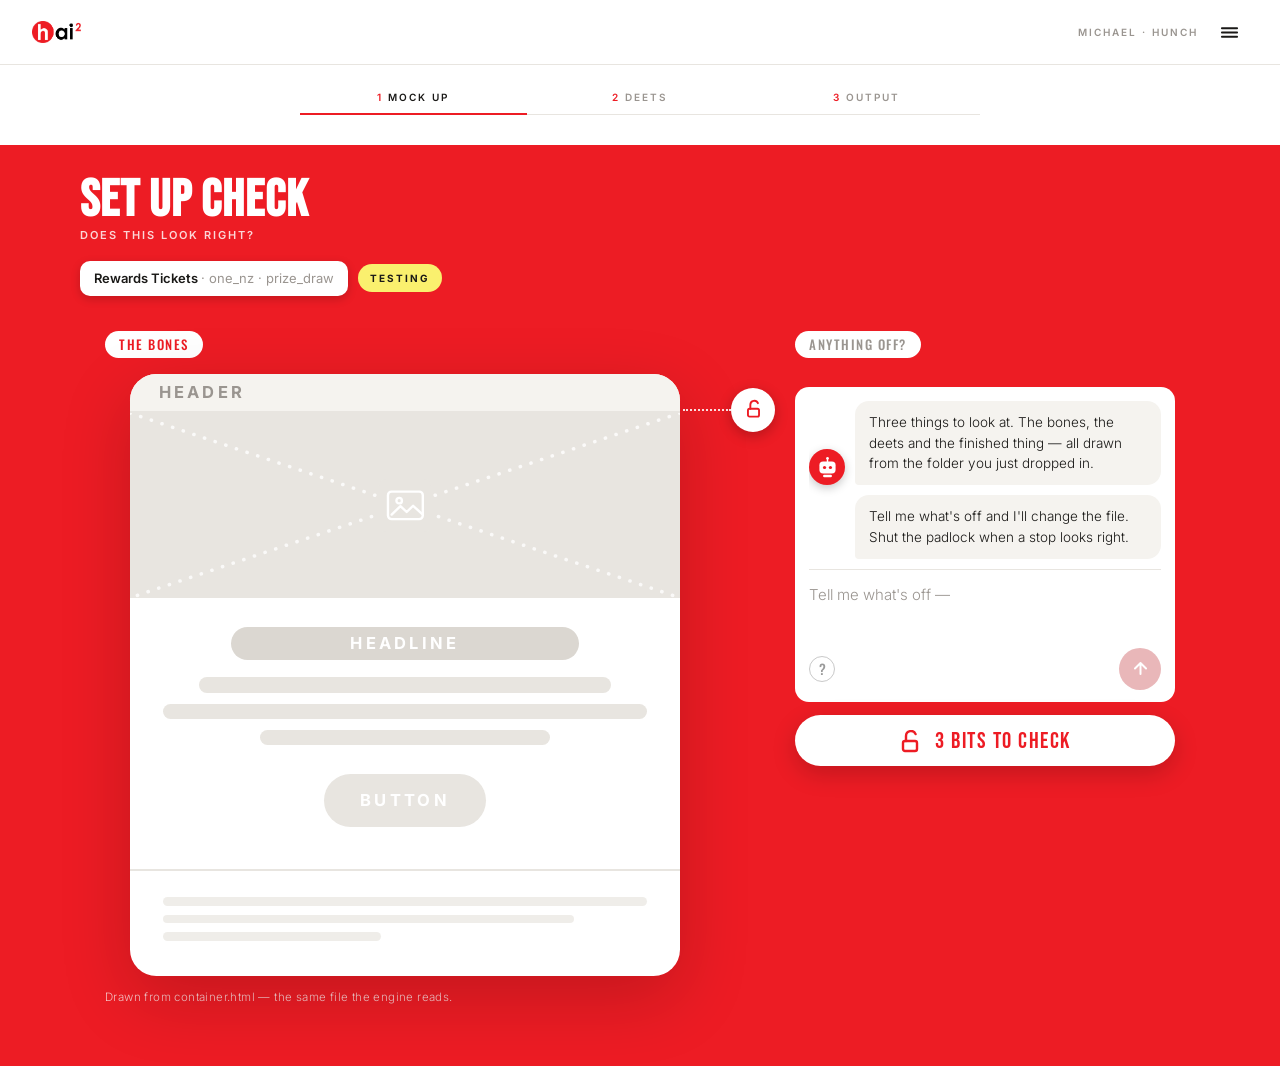
<file: Claude outputs/MOCK-setup-check-v2-hunch.html>
<!DOCTYPE html>
<html lang="en-NZ">
<head>
<meta charset="utf-8">
<meta name="viewport" content="width=device-width, initial-scale=1">
<title>SET UP CHECK — mock</title>
<link rel="preconnect" href="https://fonts.googleapis.com">
<link rel="preconnect" href="https://fonts.gstatic.com" crossorigin>
<link href="https://fonts.googleapis.com/css2?family=Bebas+Neue&family=Oswald:wght@500&family=Inter:wght@300;400;500;600;700&display=swap" rel="stylesheet">
<style>
/* ===========================================================================
   HUNCH TOKENS
   Lifted from Prompter so the family stays coherent. Copy this file into any
   new Hunch tool rather than importing it — no shared dependency, no coupling,
   and nobody eyedroppers a hex off a screenshot ever again.
   =========================================================================== */
:root{
  /* Core */
  --red:#ED1C24; --red-dark:#C8141B;
  --ink:#1A1917; --white:#FFFFFF;
  --paper:#F5F3EF; --border:#E8E5E0; --mid:#9A9590;

  /* White-on-red overlays */
  --white-hi:rgba(255,255,255,.75);
  --white-mid:rgba(255,255,255,.45);
  --white-lo:rgba(255,255,255,.20);

  /* Flags and diffs */
  --yellow:#FAF06E; --delta:rgba(237,28,36,.13);

  /* Layout */
  --g:32px;
  --r-sm:8px; --r-md:12px; --r-lg:14px; --pill:100px;

  /* Type */
  --display:'Bebas Neue',Impact,sans-serif;
  --body:'Inter',system-ui,-apple-system,sans-serif;
}

/* ROBOT SANDWICH — engine styles. tokens.css holds the variables. */
*,*::before,*::after{box-sizing:border-box;margin:0;padding:0}
html{-webkit-text-size-adjust:100%}
body{font-family:var(--body);color:var(--ink);background:#fff;min-height:100vh;
  display:flex;flex-direction:column;font-weight:300;line-height:1.6}
.beb{font-family:var(--display);letter-spacing:0;line-height:.95}
button{font-family:inherit;cursor:pointer;border:none;background:none}
button:focus-visible,input:focus-visible,select:focus-visible,textarea:focus-visible{
  outline:2px solid var(--red);outline-offset:2px}
@media(prefers-reduced-motion:reduce){*{animation:none!important;transition:none!important}}

.topbar{background:#fff;padding:13px var(--g);display:flex;align-items:center;
  justify-content:space-between;border-bottom:1px solid var(--border);flex-shrink:0}
.mark{font-size:22px}
.mark span{color:var(--red)}
.who{font-size:10px;letter-spacing:2px;text-transform:uppercase;color:var(--mid);font-weight:600}
.top-r{display:flex;align-items:center;gap:12px}

/* ---------------- hamburger + house pages ---------------- */
.burger{width:38px;height:38px;border-radius:50%;display:grid;place-items:center;
  transition:background .15s}
.burger:hover{background:var(--paper)}
.burger svg{width:19px;height:19px;display:block}
.burger line{stroke:var(--ink);stroke-width:2;stroke-linecap:round;transition:transform .2s ease,opacity .2s ease}
.burger.x .bl1{transform:translateY(4.5px) rotate(45deg);transform-origin:center}
.burger.x .bl2{opacity:0}
.burger.x .bl3{transform:translateY(-4.5px) rotate(-45deg);transform-origin:center}
.menu-menu{position:absolute;top:54px;right:14px;background:#fff;border:1px solid var(--border);
  border-radius:14px;padding:6px;min-width:148px;box-shadow:0 10px 30px rgba(26,25,23,.14);
  display:none;z-index:60}
.menu-menu.on{display:block}
.menu-menu button{display:block;width:100%;text-align:left;padding:10px 14px;border-radius:9px;
  font-family:var(--display);font-size:16px;letter-spacing:1.2px}
.menu-menu button:hover{background:var(--paper);color:var(--red)}
.menu-shade{position:fixed;inset:0;background:rgba(26,25,23,.55);display:none;
  align-items:center;justify-content:center;z-index:70;padding:20px}
.menu-shade.on{display:flex}
.menu-card{background:var(--paper);border-radius:var(--r-lg);width:100%;max-width:560px;
  max-height:min(84vh,700px);display:flex;flex-direction:column;overflow:hidden;
  box-shadow:0 24px 70px rgba(0,0,0,.35);text-align:left}
.menu-head{display:flex;align-items:center;justify-content:space-between;padding:20px 22px 0 26px}
.menu-title{font-family:var(--display);font-size:34px;letter-spacing:1px;line-height:.95}
.menu-title span{color:var(--red)}
.menu-x{width:34px;height:34px;border-radius:50%;display:grid;place-items:center;flex-shrink:0}
.menu-x:hover{background:#fff}
.menu-x svg{width:15px;height:15px}
.menu-x line{stroke:var(--red);stroke-width:2.4;stroke-linecap:round}
.menu-body{padding:12px 26px 26px;overflow-y:auto}
.menu-body.about p{font-size:15px;line-height:1.65;margin-bottom:14px;font-weight:400}
.menu-body.about p:last-child{margin-bottom:0}
.faq{border-top:1px solid var(--border)}
.faq-q{width:100%;display:flex;align-items:center;justify-content:space-between;gap:14px;
  text-align:left;padding:14px 2px;font-family:var(--display);font-size:18px;
  letter-spacing:.8px;line-height:1.05;transition:color .15s}
.faq-q:hover{color:var(--red)}
.faq.open .faq-q{color:var(--red)}
.faq-chev{flex-shrink:0;width:17px;height:17px;transition:transform .22s ease}
.faq-chev path{stroke:var(--red);stroke-width:2.4;fill:none;stroke-linecap:round;stroke-linejoin:round}
.faq.open .faq-chev{transform:rotate(180deg)}
.faq-a{max-height:0;overflow:hidden;transition:max-height .26s ease}
.faq.open .faq-a{max-height:240px}
.faq-a p{font-size:13.5px;line-height:1.6;font-weight:400;padding:0 2px 16px;max-width:54ch}

/* ---------------- door ---------------- */
#door{flex:1;background:var(--red);display:flex;flex-direction:column;align-items:center;
  justify-content:center;padding:var(--g);text-align:center}
.greet{position:relative;width:100%;display:flex;align-items:center;justify-content:center;
  min-height:min(46vw,250px);margin-bottom:34px;transition:min-height .4s ease,margin-bottom .4s ease}
/* Once the bubble's gone the box hands its land back — the greeting doesn't
   need a bubble-sized paddock, just enough room to say HELLO YOU. */
.greet.settled{min-height:90px;margin-bottom:18px}
.bub{position:absolute;width:min(56vw,300px);animation:pop .45s cubic-bezier(.2,1.4,.4,1) both;
  transition:transform .35s ease,opacity .35s ease}
@keyframes pop{from{opacity:0;transform:scale(.9)}to{opacity:1;transform:none}}
.bub svg{display:block;width:100%;height:auto}
.bub-word{position:absolute;inset:0 0 12% 0;display:flex;align-items:center;justify-content:center}
.bub-word span{color:var(--red);font-size:clamp(52px,11vw,88px)}
/* .gone must kill the entry animation — its fill-mode (`both`) otherwise
   pins opacity:1 forever and beats the class in the cascade. That was the
   ghost: bubble staying put with the echo mangled behind it. */
.bub.gone{animation:none;transform:scale(.86);opacity:0;pointer-events:none;
  visibility:hidden;transition:transform .35s ease,opacity .35s ease,visibility 0s .35s}
.echo{position:absolute;color:#fff;font-size:62px;white-space:nowrap;opacity:0}
.echo.on{opacity:1;animation:pop .4s cubic-bezier(.2,1.4,.4,1) both}
/* The sandwich: sticker-cut art (black line, solid white body, transparent
   outside the outline) so it sits on the red like a sticker, not a picture.
   The 4% nudge optically centres the *sandwich* — the head-left / legs-right
   sprawl otherwise makes a mathematically centred image look drifted left. */
.sando{display:none;width:min(160px,40%);height:auto;margin:0 auto 8px;
  transform:translateX(4%)}
.sando.on{display:block;animation:pop .45s cubic-bezier(.2,1.4,.4,1) both}
/* The question drops a weight, not a voice: same condensed caps family
   feel as the HELLO, one notch quieter. Oswald 500 is Bebas's next weight
   down in spirit — Bebas itself only comes in one. */
.q{color:#fff;font-family:'Oswald',var(--display),sans-serif;font-weight:500;
  font-size:clamp(17px,2.8vw,24px);letter-spacing:2.5px;margin:-4px 0 28px;
  display:none;animation:up .3s .1s ease both}
.q.on{display:block}

.door-signin{width:100%;max-width:360px;margin:0 auto}
.door-row{display:flex;gap:8px}
.door-row input{flex:1;min-width:0;background:#fff;border:none;border-radius:var(--pill);
  padding:13px 20px;font-size:14px;font-family:inherit;color:var(--ink);outline:none;
  text-align:center}
.door-row input::placeholder{color:var(--mid)}
.door-go{width:46px;height:46px;border-radius:50%;background:var(--ink);color:#fff;flex-shrink:0;
  display:grid;place-items:center}
.door-go:hover{background:#000}
.door-go:disabled{opacity:.5}
.door-go svg{width:24px;height:24px;overflow:visible}
.shackle{transform-origin:4.5px 7px;transition:transform .3s ease}
.door-go.open .shackle{transform:rotate(-38deg) translateY(-1px)}
.door-note{font-size:12px;color:var(--white-hi);margin-top:11px;line-height:1.55;min-height:18px}
.door-note.bad{color:#fff;font-weight:500}
.door-note .line{margin:0;text-align:left;font-size:13.5px;padding:7px 12px 7px 9px}
.door-note .line .botdisc{width:24px;height:24px}
.door-note .line .botdisc svg{width:17px;height:17px}

.door-tiles{margin:0 auto;display:none;flex-direction:column;gap:10px;width:100%;max-width:360px;
  animation:up .3s .18s ease both}
.door-tile{background:#fff;border-radius:var(--r-lg);padding:16px 18px;display:flex;align-items:center;
  justify-content:space-between;gap:14px;text-align:left;width:100%;transition:transform .15s}
.door-tile:hover{transform:translateY(-2px)}
.door-tile-t{font-size:17px;font-family:'Oswald',var(--display),sans-serif;font-weight:500;letter-spacing:2px}
.door-tile-d{font-size:12px;color:var(--mid);margin-top:1px}
.door-tile-go{width:30px;height:30px;border-radius:50%;background:var(--red);color:#fff;
  display:grid;place-items:center;flex-shrink:0;font-size:15px}
.door-tile.soon{opacity:.45;cursor:default}
.door-tile.soon:hover{transform:none}
.door-tile.soon .door-tile-go{background:var(--mid)}

/* ---------------- room ---------------- */
#sandwich{flex:1;display:none;flex-direction:column;padding:0 var(--g) 64px}
#sandwich.on{display:flex}
.wrap{max-width:680px;width:100%;margin:0 auto}

.rail{display:flex;margin:26px 0 30px;border-bottom:1px solid var(--border)}
.step{flex:1;padding:0 0 10px;font-size:10px;letter-spacing:2px;text-transform:uppercase;
  font-weight:600;color:var(--mid);border-bottom:2px solid transparent;margin-bottom:-1px;
  font-family:inherit;transition:color .15s}
.step:hover{color:var(--ink)}
.step.on{color:var(--ink);border-bottom-color:var(--red)}
.step.done{color:var(--ink)}
.step.locked{opacity:.4;cursor:default}
.step.locked:hover{color:var(--mid)}
.step i{font-style:normal;color:var(--red);margin-right:5px}

.pane{display:none;animation:up .3s ease}
.pane.on{display:block}
@keyframes up{from{opacity:0;transform:translateY(6px)}to{opacity:1;transform:none}}

.field{margin-bottom:16px}
.field:last-child{margin-bottom:0}
label{display:block;font-size:10px;letter-spacing:2px;text-transform:uppercase;font-weight:600;
  margin-bottom:6px}
input,select,textarea{width:100%;background:var(--paper);border:1px solid var(--border);
  border-radius:var(--r-sm);padding:10px 12px;font-size:14px;font-family:inherit;color:var(--ink);
  font-weight:300;outline:none}
input:focus,select:focus,textarea:focus{border-color:var(--red)}
textarea{resize:vertical;min-height:90px;line-height:1.6}
.two{display:grid;grid-template-columns:1fr 1fr;gap:14px}
.three{display:grid;grid-template-columns:1fr 1fr;gap:14px}
@media(max-width:560px){.two,.three{grid-template-columns:1fr}}
.bar{display:flex;gap:10px;align-items:center;margin-top:22px;flex-wrap:wrap}

/* copy blocks */
.block{background:#fff;border:1px solid var(--border);border-radius:var(--r-lg);padding:18px 20px;
  margin-bottom:12px;transition:border-color .15s}
.block:hover{border-color:#d6d2cc}
.tweak{background:var(--paper);border:1px solid var(--border);border-radius:var(--pill);
  padding:4px 13px;font-size:10px;letter-spacing:1.5px;text-transform:uppercase;font-weight:600}
.tweak:hover{background:var(--ink);color:#fff;border-color:var(--ink)}
.ph{background:var(--delta);border-radius:3px;padding:0 3px;color:var(--red-dark);font-weight:500}
.opt{background:var(--paper);border:1px solid var(--border);border-radius:var(--r-sm);
  padding:11px 14px;font-size:14.5px;text-align:left;display:flex;gap:11px;align-items:flex-start;
  line-height:1.5;width:100%}
.opt:hover{border-color:var(--mid)}
.opt.pick{border-color:var(--red);background:#fff;box-shadow:inset 0 0 0 1px var(--red)}

.flags{background:var(--yellow);border-radius:var(--r-md);padding:14px 16px;margin-bottom:14px;font-size:13px}
.flags b{display:block;font-size:10px;letter-spacing:2px;text-transform:uppercase;margin-bottom:6px}
.flags li{margin-left:16px;margin-bottom:3px;line-height:1.5}
.wants{background:var(--paper);border-radius:12px 12px 12px 4px;padding:10px 14px;
  margin-bottom:14px;font-size:13px;line-height:1.55}
.wants b{color:var(--red);font-size:10px;letter-spacing:1.5px;text-transform:uppercase;
  margin-right:6px}

/* ---------------- FIX IT — the Wrangler split ----------------
   The whole email on the table, white on red. Tools on the right.
   Padlocks in the gutter between: open / pencil / shut, and they're
   the buttons. The artefact wears the client; the chrome stays ours. */
.fixstage{margin-left:calc(50% - 50vw);width:100vw;background:var(--red);
  padding:36px 24px 60px;margin-top:8px;}
.fix-grid{display:grid;grid-template-columns:minmax(0,var(--fx-w,644px)) 380px;
  gap:150px;justify-content:center;align-items:start;max-width:1200px;margin:0 auto;}
/* the lozenge — one pill, three jobs: which output, which section, the
   standing question. White on the red room; outlined when it's an
   output that isn't on the table. */
.fix-lozrow{display:flex;gap:8px;align-items:center;min-height:30px;margin:0 0 14px;}
.fix-tabs{margin-left:22px;}
.fix-loz{display:inline-block;background:#fff;color:var(--red);
  font-family:'Oswald',var(--display),sans-serif;font-weight:500;font-size:13px;letter-spacing:1.5px;text-transform:uppercase;
  border-radius:20px;padding:6px 14px 5px;line-height:1.2;user-select:none;}
.fix-loz.off{background:transparent;color:#fff;border:1.5px solid rgba(255,255,255,.75);padding:4.5px 12.5px 3.5px;cursor:pointer;}
.fix-loz.empty{color:var(--mid);}
.fix-artwrap{position:relative;}
.fix-art.mail{background:transparent;border:none;border-radius:0;overflow:visible;box-shadow:none;}
.fix-sec{position:relative;}
.fix-sec.flash{animation:fxlanded .7s ease-out;}
@keyframes fxlanded{0%{background:rgba(237,28,36,.14);}100%{background:transparent;}}
.fix-art .ph{cursor:not-allowed;}
mark.fix-ch{background:var(--yellow);color:inherit;border-radius:2px;padding:0 1px;
  box-shadow:none;}

/* the gutter — the locks belong to THE WORK: one rail, fixed x, a dotted
   stub tying each lock to the artefact edge. Vertical comes from the
   section; horizontal comes from the card. */
.fix-gutter{position:absolute;top:0;right:-92px;width:44px;height:100%;pointer-events:none;}
.fix-pad{position:absolute;left:0;width:44px;height:44px;border-radius:50%;border:none;cursor:pointer;
  pointer-events:auto;background:#fff;color:var(--red);box-shadow:0 4px 14px rgba(0,0,0,.24);
  display:flex;align-items:center;justify-content:center;
  transition:transform .15s,box-shadow .25s,background .2s,color .2s,top .3s;}
.fix-pad::before{content:'';position:absolute;right:100%;width:48px;
  border-top:2px dotted rgba(255,255,255,.85);}
.fix-pad svg{width:19px;height:19px;overflow:visible;}
.fix-pad:hover{transform:scale(1.12);}
.fix-pad.locked{color:var(--ink);}
.fix-pad.edit{box-shadow:0 4px 14px rgba(0,0,0,.24),0 0 0 5px rgba(255,255,255,.35);transform:scale(1.06);}
.fix-pad.fixed{background:#f2d6d7;color:#b9686c;cursor:not-allowed;box-shadow:none;}
.fix-pad.fixed:hover{transform:none;}

/* the rail */
.fix-rail{position:sticky;top:16px;display:flex;flex-direction:column;gap:13px;}

/* ── THE CHAT — one family (v020). The robot talks; the human answers,
   in every room. FEED IT's values are the base; the rail adds .narrow,
   and .narrow is only allowed to touch padding and margin. The what
   lives in the pill; the why lives in the chat; the input bar is the
   pencil; locking is a thing the robot reports, not a thing you press. */

.chat{display:flex;flex-direction:column;gap:10px;overflow-y:auto;scroll-behavior:smooth}
.chat-row{display:flex;gap:10px;align-items:flex-end}
.chat-row.me{justify-content:flex-end;margin-left:60px}
.chat-cav{flex:0 0 auto;width:36px;height:36px;border-radius:50%;
  display:flex;align-items:center;justify-content:center}
.chat-cav.ghost{visibility:hidden}
.chat-msg{background:var(--paper);color:var(--ink);border-radius:14px;border-bottom-left-radius:4px;
  padding:13px 16px;font-size:13.5px;line-height:1.55;max-width:430px}
.chat-row.me .chat-msg{background:#fff;border:1px solid var(--border);
  border-radius:14px;border-bottom-right-radius:4px;white-space:pre-wrap}
.chat-think{min-height:36px}
/* things that ride inside a bubble — same in both door-tiles */
.chat-msg .quote{display:block;font-style:normal;color:var(--mid);font-size:11.5px;margin-bottom:3px}
.chat-msg .confirm{display:block;margin-bottom:6px}
/* the angle: a proposition the human is meant to talk over, so it sits
   inline in the sentence that asks about it, in quotes, in ink. It was a
   red block, which read as the answer arriving rather than a suggestion.
   The quotes carry it; bold on top was one signal too many. */
.chat-msg .angle{font-style:normal;font-weight:400;color:var(--ink)}
/* the fixer's two options — a bubble you can press */
.chat-opt{margin-left:46px;align-self:flex-start;max-width:280px;background:transparent;color:var(--red);
  border:1px solid var(--red);border-radius:14px;padding:9px 13px;font-size:13.5px;line-height:1.5;
  text-align:left;font-family:inherit;cursor:pointer;transition:background .15s,color .15s}
.chat-opt:hover{background:var(--red);color:#fff}
/* the rail is 352 wide inside its card: tighter bubble, tighter me-margin */
.chat.narrow .chat-msg{padding:11px 14px}
.chat.narrow .chat-row.me{margin-left:40px}

/* the constant: the white face on its red disc, everywhere the robot
   speaks. The disc is the mark; the white chip is just the seat. One
   size in the chat, one shadow, and it never reskins. */
.botdisc{width:27px;height:27px;border-radius:50%;background:var(--red);
  display:flex;align-items:center;justify-content:center}
.botdisc svg{width:19px;height:19px;display:block;overflow:visible}
.chat-cav .botdisc{width:36px;height:36px;box-shadow:0 3px 10px rgba(0,0,0,.22)}
.chat-cav .botdisc svg{width:25px;height:25px}
/* the composer: quote (if any), the box, ? and the arrow. Paper is
   enough — no dashed box, no rule, no SEND. */
.fix-compose{border-top:1px solid var(--border);padding-top:12px;position:relative;}
.fix-quote{display:none;border-left:3px solid var(--red);padding:2px 10px;font-size:12.5px;color:#444;line-height:1.4;margin:0 0 8px;}
.fix-quote.on{display:block;}
.fix-compose textarea{width:100%;border:none;outline:none;background:none;resize:none;font-family:inherit;
  font-size:15px;line-height:1.5;color:var(--ink);padding:2px 0;min-height:52px;}
.fix-compose textarea::placeholder{color:var(--mid);}
.fix-crow{display:flex;align-items:center;justify-content:space-between;margin-top:6px;}
.fix-q{width:26px;height:26px;border-radius:50%;border:1.5px solid #c9c9c9;color:#9a9a9a;background:none;cursor:pointer;
  font-family:'Oswald',var(--display),sans-serif;font-weight:500;font-size:14px;display:grid;place-items:center;}
.fix-tip{position:absolute;left:0;bottom:56px;background:var(--ink);color:#fff;font-size:12.5px;line-height:1.4;
  padding:8px 12px;border-radius:10px;max-width:290px;display:none;z-index:3;}
.fix-tip.on{display:block;}
.fix-arrow{width:42px;height:42px;border-radius:50%;background:var(--red);border:none;color:#fff;cursor:pointer;
  display:grid;place-items:center;transition:background .15s;}
.fix-arrow:hover{background:var(--red-dark);}
.fix-arrow:disabled{background:#e9b7b9;cursor:default;}
.fix-arrow svg{width:19px;height:19px;}

/* WRAP IT UP — the seventh padlock */
.fix-wrap{width:100%;border:none;border-radius:var(--pill);background:#fff;color:var(--red);cursor:pointer;
  font-family:var(--display);font-size:23px;letter-spacing:1.5px;padding:15px 22px 12px;line-height:1;
  display:flex;align-items:center;justify-content:center;gap:13px;box-shadow:0 8px 24px rgba(0,0,0,.18);
  transition:background .2s,color .2s;}
.fix-wrapico{display:flex;}
.fix-wrapico svg{width:24px;height:24px;}
.fix-wrap.ready{background:var(--ink);color:#fff;}
.fix-wrap:hover{transform:translateY(-1px);}

/* thinking — the face, one behaviour per wait. Shared by FEED IT and FIX IT. */
.botdisc.think svg{width:19px;height:19px;display:block;overflow:visible;}
.chat-cav .botdisc.think svg{width:25px;height:25px;}
.botdisc.think .eye,.botdisc.think .bulb{transform-box:fill-box;transform-origin:center;}
/* eyeroll — the eyes travel to the edge of the face, and the head casts
   4° with them. The old travel was 2.6 units, which on a 25px svg is a
   1.6px eye moving 1.9px: smaller than the antialiasing around it. Travel
   alone still wouldn't carry it at this size, so something large moves too.
   Eyes stay at r 2.2 here — this behaviour is about where they point, not
   about the eye itself. */
.botdisc.think.eyeroll .eye{animation:thEyeroll 2.2s infinite ease-in-out;}
.botdisc.think.eyeroll .bulb{animation:thBulb 2.2s infinite;}
.botdisc.think.eyeroll svg{animation:thCast 2.2s infinite ease-in-out;}
@keyframes thEyeroll{0%,100%{transform:translate(0,0)}15%{transform:translate(-4.4px,-1.6px)}35%{transform:translate(0,-4.6px)}55%{transform:translate(4.4px,-1.6px)}70%{transform:translate(0,0)}}
@keyframes thCast{0%,100%{transform:rotate(0)}15%{transform:rotate(-4deg)}35%{transform:rotate(0)}55%{transform:rotate(4deg)}70%{transform:rotate(0)}}
@keyframes thBulb{0%,100%{opacity:1}50%{opacity:.3}}
.botdisc.think.rollboth{animation:thRollboth 3.2s infinite cubic-bezier(.45,0,.2,1);}
@keyframes thRollboth{0%{transform:rotate(0)}38%{transform:rotate(360deg)}50%{transform:rotate(360deg)}88%{transform:rotate(0)}100%{transform:rotate(0)}}
.botdisc.think.rock svg{animation:thRock 1.2s infinite ease-in-out;transform-origin:50% 80%;}
@keyframes thRock{0%,100%{transform:rotate(-10deg)}50%{transform:rotate(10deg)}}
/* blink — a double blink on a 1.4s loop. Keyframes are percentages, so
   the stops are worked back from the duration to keep each lid movement at
   a true 144ms; change the 1.4s and these have to be recomputed with it.
   576ms of gesture, 824ms of stillness.
   The eye grows to r 3 for this behaviour alone. A blink is a lid acting on
   an eye, so there has to be enough eye for the closing to be an event —
   squash needs something to squash. The roll is about where the eyes point
   and doesn't need it. */
.botdisc.think.blink .eye{r:3px;animation:thBlink 1.4s infinite;}
.botdisc.think.blink .eye:nth-of-type(2){animation-delay:.06s;}
.botdisc.think.blink .bulb{animation:thBulb 1.4s infinite;}
@keyframes thBlink{0%,48%,100%{transform:scaleY(1)}
  58.3%{transform:scaleY(.08)}68.6%{transform:scaleY(1)}
  78.9%{transform:scaleY(.08)}89.2%{transform:scaleY(1)}}
@media (prefers-reduced-motion:reduce){.botdisc.think *{animation:none!important;}}

/* don't touch */

@media(max-width:920px){
  .fix-grid{grid-template-columns:1fr;gap:22px;}
  .fix-rail{position:static;}
  .fix-artwrap{padding-right:56px;}
  .fix-gutter{right:0;}
}

/* fall into place: locked receipts, the open block, the waiting queue.
   Same padlock as the door — it pops open to let you in, it snaps shut as
   you commit copy. */
.receipt{background:#fff;border:1px solid var(--border);border-radius:var(--r-lg);
  padding:12px 18px;margin-bottom:10px;display:flex;align-items:center;gap:13px;width:100%;
  text-align:left;font-family:inherit;transition:border-color .15s;animation:up .25s ease}
.receipt:hover{border-color:var(--red)}
.receipt svg{width:15px;height:15px;flex-shrink:0}
.waiting{background:transparent;border:1px dashed var(--border);border-radius:var(--r-lg);
  padding:12px 18px;margin-bottom:10px;font-size:10px;letter-spacing:2px;text-transform:uppercase;
  font-weight:600;color:var(--mid);opacity:.6}

/* legals */
.always{background:#fff;border:1px solid var(--border);border-radius:var(--r-lg);padding:6px 20px 16px;margin-top:6px}
.always summary{font-size:10px;letter-spacing:2px;text-transform:uppercase;font-weight:600;
  color:var(--mid);cursor:pointer;padding:12px 0}
.always li{font-size:12.5px;line-height:1.65;margin-bottom:8px;list-style:none;position:relative;padding-left:16px}
.always li::before{content:'';position:absolute;left:2px;top:8px;width:4px;height:4px;
  border-radius:50%;background:var(--mid)}

/* email preview */
.mail{background:#fff;border:1px solid var(--border);border-radius:var(--r-lg);overflow:hidden}

.file{display:flex;align-items:center;gap:13px;background:#fff;border:1px solid var(--border);
  border-radius:var(--r-sm);padding:13px 15px;margin-bottom:8px}
.file-i{width:32px;height:32px;border-radius:var(--r-sm);background:var(--red);color:#fff;
  display:grid;place-items:center;font-size:9px;letter-spacing:1px;font-weight:700;flex-shrink:0}
.file-n{font-size:13.5px;font-weight:500}
.file-d{font-size:11px;color:var(--mid)}

.load{display:flex;align-items:center;gap:11px;color:var(--mid);font-size:13px;padding:14px 0}
.spin{width:15px;height:15px;border:2px solid var(--border);border-top-color:var(--red);
  border-radius:50%;animation:sp .7s linear infinite}
@keyframes sp{to{transform:rotate(360deg)}}
@keyframes bob{0%,100%{transform:translateY(0)}50%{transform:translateY(-7px)}}

/* ================= THE BRIEF LADDER =================
   Fill-in-the-blanks. The connective words whisper in grey;
   the answers shout in Bebas on fat red lines. */

.ladder{display:flex;flex-direction:column;gap:18px;margin-bottom:36px}
.join{font-family:var(--display);font-size:24px;letter-spacing:0;color:#B7B2AC;
  line-height:1;white-space:nowrap}

.blank{position:relative;display:inline-block;border-bottom:4px solid var(--red);
  padding:0 9px 2px;cursor:pointer;font-family:var(--display);font-size:42px;
  letter-spacing:0;line-height:1;white-space:nowrap;transition:background .12s}
.blank:hover{background:#FFF3F3}

/* typed answers sit on the same red line */

/* prize type: a real <select>, wearing the blank's clothes */

/* number chips */
.pop{position:absolute;top:calc(100% + 12px);left:0;z-index:20;background:#fff;
  border:1px solid var(--ink);border-radius:16px;padding:13px 15px;display:none;
  box-shadow:0 8px 24px rgba(0,0,0,.08);white-space:nowrap}
.pop.open{display:flex;gap:8px}

/* dates: Bebas labels, calendar pills */
.dates{display:flex;gap:48px;margin-bottom:40px;flex-wrap:wrap;align-items:flex-start}

/* what do we know */
.paste textarea{background:#fff;border:1.5px solid var(--ink);border-radius:16px;
  padding:15px 17px;font-size:14px;min-height:105px}
.paste textarea:focus{border-color:var(--red)}

@media(max-width:560px){
  .blank{font-size:31px}
  .join{font-size:19px}
  .dates{gap:22px}
}

/* Red is the tool's talking voice: the Brief is a conversation, so it happens
   on red with white cards. The working door-tiles (copy, review) stay on paper. */
.btnw{background:transparent;color:#fff;border:2px solid #fff;border-radius:var(--pill);
  padding:12px 34px;font-family:var(--display);font-size:17px;letter-spacing:1.5px;
  transition:background .2s,color .2s}
.btnw:hover{background:#fff;color:var(--red)}
.btnw:disabled{opacity:.55}

/* ---------------- THE QUIZ (FEED IT page one) ----------------
   Ported from feed-it-ghost-mock.html — the mock is the spec. The room
   borrows FIX IT's Wrangler grammar: full-bleed red, the artefact's ghost
   on the left of the table, the robot talking from the right. The rail is
   fixed (three questions, the container's promise); the FEEDER dresses
   each stop live and falls back to config patter without breaking step. */
.feedstage{margin-left:calc(340px - 50vw);width:100vw;background:var(--red);
  padding:34px var(--g) 58px;
  padding-left:max(var(--g), calc(50vw - 340px))}
.feed-wrap{max-width:960px;text-align:left}
.feed-hed{font-family:var(--display);font-size:52px;line-height:.85;color:#fff;
  margin:0 0 8px;letter-spacing:1px}
.feed-tagline{font-size:10px;font-weight:700;letter-spacing:2px;text-transform:uppercase;
  color:var(--white-hi);margin-bottom:24px}
.feed-grid{display:grid;grid-template-columns:300px minmax(0,540px);gap:80px;
  justify-content:start;align-items:start}
.feed-answer{margin-left:46px;margin-top:6px}
.feed-say{background:#fff;border-radius:var(--r-lg);padding:4px}
.feed-say textarea{width:100%;border:none;outline:none;background:none;resize:none;
  font-family:inherit;font-size:13.5px;line-height:1.6;color:var(--ink);
  padding:11px 13px;min-height:96px;font-weight:400}
.feed-say textarea::placeholder{color:var(--mid)}
.feed-foot{display:flex;justify-content:space-between;align-items:center;
  border-top:1px solid var(--border);margin:0 4px;padding:8px 4px;gap:10px}
.feed-tools{display:flex;gap:8px}
.feed-tool{width:38px;height:38px;border-radius:50%;background:var(--red);color:#fff;
  display:grid;place-items:center;transition:background .15s,transform .15s}
.feed-tool:hover{background:var(--red-dark);transform:scale(1.08)}
.feed-tool svg{width:17px;height:17px}
.feed-go{background:var(--red);color:#fff;border-radius:var(--pill);height:38px;
  padding:2px 22px 0;font-family:var(--display);font-size:17px;letter-spacing:1px;
  transition:background .15s}
.feed-go:hover{background:var(--red-dark)}
.feed-go:disabled{opacity:.5}
.feed-go.dormant{background:none;color:var(--mid);
  box-shadow:inset 0 0 0 1.5px var(--border)}
.feed-go.dormant:hover{background:none;color:var(--mid)}
/* the ghost — renders from the shape block of quiz.json */
.feed-ghost{background:#fff;border-radius:var(--r-md);overflow:hidden;
  box-shadow:0 10px 32px rgba(0,0,0,.18)}
.feed-in{font-size:7.5px;font-weight:700;letter-spacing:1.5px;text-transform:uppercase;
  color:#fff;line-height:1;pointer-events:none;white-space:nowrap}
.feed-gbar{background:var(--paper);border-bottom:1px solid var(--border);padding:9px 13px}
.feed-gbody{padding:0 15px 5px;text-align:center}
.feed-gimg{position:relative;background:var(--border);height:84px;
  margin:0 -15px 13px;display:grid;place-items:center;overflow:hidden}
.feed-gimg .x{position:absolute;inset:0;width:100%;height:100%}
.feed-gimg .x line{stroke:#fff;stroke-width:1.6;opacity:.8;
  stroke-linecap:round;stroke-dasharray:.1 5}
.feed-gmtn{position:relative;width:24px;height:24px;background:var(--border);
  padding:2px;border-radius:3px}
.feed-ghed{height:15px;width:72%;border-radius:8px;background:#DBD7D1;margin:8px auto 0;
  display:flex;align-items:center;justify-content:center}
.feed-glines{padding-top:8px}
.feed-gl{height:7px;border-radius:4px;background:var(--border);margin:0 auto 5px}
.feed-gl.w85{width:85%}.feed-gl.w60{width:60%}.feed-gl.w45{width:45%}
.feed-gcta{display:inline-flex;align-items:center;justify-content:center;
  background:var(--border);border-radius:var(--pill);width:74px;height:24px;
  margin:8px 0 14px}
.feed-gtcs{border-top:1px solid var(--border);padding:12px 15px;text-align:left}
.feed-gtcs .feed-gl{height:4px;margin:0 0 4px;opacity:.7}
@media(max-width:880px){
  .feed-grid{grid-template-columns:1fr;gap:30px}
  .feed-ghosthold{max-width:280px}
  .feed-hed{font-size:42px}
}

/* ---------------- THE CONCERTINA (FEED IT, v013) ----------------
   Ported from feed-it-concertina-mock.html — the mock is the spec.
   Three stops in the right column: DUMP / BOUNCE / CHECK. Closed = title
   + sub; open = the action; one open at a time. The gutter numbers are
   engine chrome and never reskin. Everything inside a stop is the
   furniture the tool already had — the pad borrows the pics page's
   dropzone, the chat is .chat, the deets are .deets-card — it just
   loses its own card. */
.feed-wrap{max-width:1000px}
.feed-grid{grid-template-columns:300px minmax(0,600px)}
.feed-acc{display:flex;flex-direction:column;gap:12px;position:relative;margin-left:46px}
/* the robot naming the short stop, in the stop it just sent you to.
   Says its piece and gets out of the way after a few seconds. */
/* THE LINE — something failed, the room stands. The robot disc wearing the
   error face, a red-tinted strip, a 3px red left border and a square left
   edge (deliberate: no curve on the left). Sits beside the wound. Fades
   after 7s unless it's asking for something, in which case it stays. */
.line{display:flex;align-items:center;gap:11px;
  background:var(--delta);border-left:3px solid var(--red);
  color:var(--red);font-weight:500;font-size:14.5px;line-height:1.35;
  padding:9px 14px 9px 11px;border-radius:0 var(--r-sm) var(--r-sm) 0;margin:0 0 14px;
  animation:line-in .28s ease-out both;transition:opacity .28s ease}
.line .botdisc{flex:none}
.line.out{opacity:0}
/* on the red door-tiles the strip goes solid white so it reads as furniture */
.line.onred{background:#fff;border-left-color:var(--red-dark);box-shadow:0 3px 10px rgba(0,0,0,.18)}
/* in the docs row it claims a whole row of the wrapping flex */
.feed-docs .line{flex:0 0 100%;width:100%;margin:6px 0 0;box-sizing:border-box}
/* under a doorway tile */
.door-tiles .line{margin:-2px 0 0;text-align:left}
/* in the chat rail: the line replaces the bubble, the disc sits in the cave */
.chat-row .line{margin:0;flex:1;min-width:0}
@keyframes line-in{from{opacity:0;transform:translateY(-4px)}
  to{opacity:1;transform:translateY(0)}}
@media(prefers-reduced-motion:reduce){.line{animation:none}}

/* THE CARD — a whole pane failed to arrive. Renders in the page flow, in
   the space the missing thing should occupy. White on the red room, the
   same tile grammar as FILE IT's fillings and the Doorway's door-tiles. */
.card{background:#fff;border-radius:var(--r-lg);padding:34px 28px 30px;text-align:center;
  display:flex;flex-direction:column;align-items:center;box-shadow:0 8px 28px rgba(0,0,0,.18);
  animation:up .3s ease}
.card .botdisc{width:44px;height:44px;box-shadow:0 4px 14px rgba(0,0,0,.22);margin-bottom:18px}
.card .botdisc svg{width:31px;height:31px}
.card-h{font-family:'Oswald',var(--display),sans-serif;font-weight:500;font-size:20px;letter-spacing:2.5px;
  text-transform:uppercase;line-height:1.1;margin-bottom:8px;color:var(--ink)}
.card-p{font-size:14.5px;line-height:1.55;color:#3a3835;max-width:36ch;margin-bottom:22px}
.card-go{background:var(--red);color:#fff;border-radius:var(--pill);padding:13px 30px 11px;
  font-family:var(--display);font-size:18px;letter-spacing:1.5px;line-height:1;cursor:pointer}
.card-go:hover{background:var(--red-dark)}
.file-tiles .card{grid-column:1 / -1}
.fix-art .card{margin:0}
.feed-stage{position:relative}
.feed-card{background:#fff;border-radius:var(--r-lg);overflow:hidden;
  box-shadow:0 4px 16px rgba(0,0,0,.10)}
.feed-gut{position:absolute;left:-46px;top:14px;width:36px;height:36px;border-radius:50%;
  display:flex;align-items:center;justify-content:center;transition:all .2s;
  font-family:'Bebas Neue',var(--display);font-size:20px;line-height:1;padding-top:2px}
.feed-stage.todo .feed-gut{border:2px solid var(--white-mid);color:var(--white-mid)}
.feed-stage.on .feed-gut{background:#fff;color:var(--red);box-shadow:0 3px 10px rgba(0,0,0,.22)}
.feed-stage.done .feed-gut{background:#fff;color:var(--mid)}
.feed-head{display:flex;align-items:center;gap:14px;padding:18px 18px 16px;cursor:pointer;
  user-select:none;text-align:left;width:100%}
.feed-head .feed-q{font-family:'Bebas Neue',var(--display);font-weight:400;font-size:34px;letter-spacing:1px;
  text-transform:uppercase;display:block;color:var(--red);line-height:.9}
.feed-head .feed-sub{font-size:13.5px;line-height:1.5;color:var(--ink);margin-top:5px}
.feed-chev{margin-left:auto;flex:0 0 16px;width:16px;height:16px;transition:transform .2s}
.feed-chev path{stroke:#C4C0B6}
.feed-stage.on .feed-chev{transform:rotate(180deg)}
.feed-stage.on .feed-chev path{stroke:var(--red)}
.feed-stage.todo .feed-head{cursor:default}
.feed-stage.todo .feed-q{color:#D6D2CB}
.feed-stage.todo .feed-sub{color:#D6D2CB}
.feed-stage.done .feed-q{color:var(--mid)}
.feed-stage.done .feed-sub{color:var(--mid)}
.feed-bod{display:none;padding:0 14px 14px}
.feed-stage.on .feed-bod{display:block}
.feed-stage.on .feed-head{padding-bottom:8px}
/* the existing furniture, inside a stop */
.feed-bod .feed-answer{margin-left:0;margin-top:0}
.feed-bod .feed-say{padding:0}
.feed-bod .feed-foot{margin:0;padding:8px 0 0}
.feed-bod .chat{margin-bottom:10px}
/* the composer grows to what's in it and then scrolls, rather than slicing
   a paste through the middle of its third line. The cap keeps the chat
   above from being squeezed off the card. */
.feed-bod .feed-say textarea{min-height:0;padding:9px 4px;max-height:150px;overflow-y:auto}
/* no display type inside the stops — the sections don't perform */
.feed-bod .feed-go,.feed-bod .stop-door{font-family:var(--body);font-weight:600;font-size:12px;letter-spacing:1.5px;padding:0 20px}
.feed-bod .deets-title{font-family:var(--body);font-weight:600;font-size:11.5px;letter-spacing:2px;color:var(--mid);margin-bottom:4px}
.feed-bod .deets-title em{color:var(--mid)}
/* stop one is a landing pad: the pics page's dropzone, borrowed whole */
/* ---- DUMP YOUR DOCS: three doors, one box ------------------------------
   The discs are engine chrome, same family as the padlocks and the card
   ticks — they never reskin. Three states: hollow (nothing landed), has
   (something's in that box, even closed), on (this box is open). The `has`
   ring is the only tell for a closed door, so no badges and no counts. */
.dump-doors{display:flex;justify-content:center;gap:34px;margin:4px 0 6px}
.dump-door{background:none;border:none;padding:0;cursor:pointer;display:flex;
  flex-direction:column;align-items:center;gap:7px}
.dump-door b{font-family:var(--display);font-weight:500;font-size:13px;
  letter-spacing:.6px;color:var(--mid);transition:color .15s}
.dump-disc{width:56px;height:56px;border-radius:50%;border:1.5px solid #cfcfcf;
  background:#fff;color:#cfcfcf;display:grid;place-items:center;transition:all .15s}
.dump-disc svg{width:25px;height:25px}
.dump-door:hover .dump-disc{transform:scale(1.08)}
.dump-door.has .dump-disc{border-color:var(--red);color:var(--red)}
.dump-door.has b{color:var(--ink)}
.dump-door.on .dump-disc{background:var(--red);border-color:var(--red);color:#fff;
  box-shadow:0 4px 14px rgba(0,0,0,.22)}
.dump-door.on b{color:var(--ink)}
.dump-door:active .dump-disc{transform:scale(.94)}
/* the global focus ring boxes the button, label and all — a red rectangle
   round a circle. Move it onto the disc, where it reads as a ring and
   keyboard users still get their tell. */
.dump-door:focus-visible{outline:none}
.dump-door:focus-visible .dump-disc{outline:2px solid var(--red);outline-offset:3px}

/* The container's own nudge, under the doors. Nothing feeds it as of
   v023 — the slot and these rules stay so it's one line to bring back. */
.dump-nudge{text-align:center;font-size:13px;color:var(--mid);
  max-width:42ch;margin:0 auto 18px}
.dump-nudge:empty{display:none}

/* one box. Solid at rest, never dashed — dashed is reserved for a live
   drag. Centred while empty, top-aligned and growing once anything lands. */
.dump-plate{border:1.5px solid var(--border);border-radius:10px;
  min-height:150px;padding:18px;display:flex;flex-direction:column;
  justify-content:center;transition:border-color .15s,background .15s}
.dump-plate.filled{justify-content:flex-start}
.dump-plate.over{border:2px dashed var(--red);background:rgba(237,28,36,.05)}
.dump-view{display:none;flex-direction:column;align-items:center;gap:12px;width:100%}
.dump-view.on{display:flex}
.dump-view.filled{align-items:stretch}
.dump-empty{display:flex;flex-direction:column;align-items:center;gap:12px}
.dump-baby{width:30px;height:30px;color:var(--mid);flex:none}
.dump-view.filled .dump-baby{display:none}
.dump-plate.over .dump-baby{color:var(--red);display:block}
.dump-hint{margin:0;font-size:12px;color:var(--mid);text-align:center}
.dump-hint a{color:var(--red);text-decoration:underline;text-underline-offset:2px;cursor:pointer}
.dump-view.filled .dump-empty{margin-top:12px}

/* a landed file. Doc icon, name, tick. Hollow tick means it didn't read. */
.dump-row{display:flex;align-items:center;gap:10px;padding:9px 12px;
  border:1px solid var(--border);border-radius:8px;background:#fff;margin-bottom:8px}
.dump-row svg{width:17px;height:17px;color:var(--mid);flex:none}
.dump-name{flex:1;font-size:13.5px;color:var(--ink);overflow:hidden;
  text-overflow:ellipsis;white-space:nowrap}
.dump-x{background:none;border:none;color:var(--mid);font-size:17px;line-height:1;
  cursor:pointer;padding:0 4px}
.dump-x:hover{color:var(--red)}
.dump-tick{width:22px;height:22px;border-radius:50%;background:var(--red);color:#fff;
  display:grid;place-items:center;flex:none}
.dump-tick svg{width:12px;height:12px;color:#fff}
/* a file being read server-side. The tick is empty and breathing until
   its words come back — same row, three states, no new furniture. */
.dump-row.wait{border-style:dashed}
.dump-row.wait .dump-name{color:var(--mid)}
.dump-row.wait .dump-tick{background:none;box-shadow:inset 0 0 0 1.5px var(--border);
  animation:dumpWait 1.1s ease-in-out infinite}
@keyframes dumpWait{0%,100%{opacity:1}50%{opacity:.35}}
.dump-row.bad .dump-tick{background:#fff;border:1.5px solid #cfcfcf;color:transparent}
/* .feed-docs is a wrapping flex row, so the line has to claim a whole one
   of its own — otherwise it sits beside whichever row wrapped last. */
.dump-bad{flex:0 0 100%;width:100%;margin:0}

/* ---- SEARCH: the third door ---------------------------------------------
   A tool, not a container. Its furniture is the engine's: the same discs,
   the same plate rows, the same thinking head, and FIX IT's arrow — which
   already settled that a field gets an arrow, not a SEND button. */

/* the ask. Field and arrow are one object, centred under the magnifier. */
.search-ask{display:none;flex-direction:column;align-items:center;gap:12px;width:100%}
.search-ask.on{display:flex}
.search-fieldrow{display:flex;align-items:center;gap:10px}
.search-field{width:min(300px,64vw);border:none;background:none;font-family:inherit;
  font-size:14px;color:var(--ink);padding:2px 2px 6px;text-align:center;
  border-bottom:1px solid var(--border);outline:none}
.search-field::placeholder{color:var(--mid)}
.search-field:focus{border-bottom-color:var(--red)}
/* the arrow, borrowed whole from the composer — 42px there, smaller here
   because it sits beside one line and not a paragraph. */
.search-arrow{width:34px;height:34px;border-radius:50%;background:var(--red);border:none;
  color:#fff;cursor:pointer;display:grid;place-items:center;flex:none;
  transition:background .15s}
.search-arrow:hover{background:var(--red-dark)}
.search-arrow:disabled{background:#e9b7b9;cursor:default}
.search-arrow svg{width:16px;height:16px}
/* planning: the arrow turns like a clock hand — the full rotation is the
   loading gesture everyone already knows (thinkFace settled that). It
   stays red while it turns: pink means can't, motion means busy. */
.search-arrow.spin,.search-arrow.spin:disabled{background:var(--red)}
.search-arrow.spin svg{animation:srspin 1s linear infinite}
@keyframes srspin{to{transform:rotate(360deg)}}
/* looking: the field waits its turn but doesn't leave */
.search-field:disabled{color:var(--mid);background:none}

/* the thinking head, over the searches it's working through */
.search-head{display:none;justify-content:center;padding:2px 0 14px}
.search-head.on{display:flex}
/* the same size the chat gives it — this is a wait, not a byline */
.search-head .botdisc{width:36px;height:36px;box-shadow:0 3px 10px rgba(0,0,0,.22)}
.search-head .botdisc.think svg{width:25px;height:25px}

/* the subheads: Bebas in ink — a section signal inside the card, sitting
   between the red title's register and the body's. */
.search-sub{display:none;font-family:var(--display);font-size:19px;letter-spacing:.04em;
  color:var(--ink);text-align:center;margin:10px 0 12px}
.search-sub.on{display:block}

/* a search: proposed (tick to opt in), running, or done */
.search-list{display:none;width:100%}
.search-list.on{display:block}

/* GO DIGGING: the door's action lives in the flow it commits, centred.
   Hollow until a search is ticked — the button teaches the rule. */
.search-dig{align-self:center;margin-top:6px}
.search-line{display:flex;align-items:center;gap:10px;padding:9px 12px;
  border:1px solid var(--border);border-radius:8px;background:#fff;margin-bottom:8px;
  font-size:13.5px;color:var(--ink)}
.search-line svg{width:15px;height:15px;color:var(--mid);flex:none}
.search-line.doing{border-color:var(--red)}
.search-line.done{color:var(--mid)}

/* the catch */
.search-hits{display:none;width:100%}
.search-hits.on{display:block}
/* a found fact. Hollow on arrival — the line says tick what's handy. */
.search-hit{display:flex;align-items:flex-start;gap:11px;padding:11px 12px;
  border:1px solid var(--border);border-radius:8px;background:#fff;margin-bottom:8px;
  cursor:pointer;text-align:left;width:100%}
.search-hit.on{border-color:var(--red)}
.search-tick{width:22px;height:22px;border-radius:50%;border:1.5px solid #cfcfcf;background:#fff;
  color:transparent;display:grid;place-items:center;flex:none;margin-top:1px}
.search-tick svg{width:12px;height:12px}
.search-hit.on .search-tick{background:var(--red);border-color:var(--red);color:#fff}
.search-fact{display:block;font-size:13.5px;line-height:1.45;color:var(--ink)}
.search-src{display:block;font-size:11.5px;color:var(--mid);margin-top:3px}
/* the receipt: a linked source is underlined so it reads as clickable,
   and sized generously enough to hit without ticking the row */
a.search-src{width:fit-content;text-decoration:underline;text-underline-offset:2px;padding:2px 0}
a.search-src:hover{color:var(--red)}
/* the hit was a button; as a div it needs its keyboard tell back */
.search-hit:focus-visible{outline:2px solid var(--red);outline-offset:2px}
/* barred facts (prices) are filtered server-side and never rendered —
   the rules run, they don't perform. */

/* the peek: a landed row opens to show what was found and where from.
   Without it, "no source, no fact" dies the moment the row collapses to a
   name. In place, not a modal — the modal is spoken for. */
.peek{border-top:1px solid var(--border);background:var(--paper);padding:11px 12px 12px}

/* WORDS: mirrors DOCS while empty — scissors, then a centred grey
   invitation at the hint's 12px, and it stays centred whether you've
   clicked in or not. Type or paste and it becomes an ordinary
   left-aligned textarea at reading size. One element, not a hint that
   swaps for a field. The radius is for the focus ring, which follows
   the corners and reads as a ring rather than a validation rectangle.
   (This used to be two rules 12px apart fighting over one selector —
   v023 flagged the tidy; this is it.) */
.feed-paste{display:block;width:100%;border:none;background:none;resize:none;
  min-height:96px;font-family:inherit;font-size:14px;line-height:1.6;
  color:var(--ink);outline:none;padding:0 4px 2px;border-radius:8px;
  text-align:left}
.feed-paste:placeholder-shown{text-align:center;font-size:12px}
.feed-paste::placeholder{color:var(--mid)}
/* no ring on the pad itself — the global textarea:focus-visible ring drew a
   red validation box inside the plate. The plate is the landing pad, so the
   plate wakes: its own border goes red (solid — dashed is a live drag) and
   the scissors light up, the same tell the DOCS door gives a drag. */
.feed-paste:focus-visible{outline:none}
.dump-plate:focus-within{border-color:var(--red)}
.dump-plate:focus-within .dump-baby{color:var(--red)}
/* the search field wore the same ring over its own red pill — same rule */
.search-field:focus-visible{outline:none}

.feed-docs{display:flex;flex-wrap:wrap;gap:6px;justify-content:center;margin-top:10px}
.feed-docs:empty{margin-top:0}
.feed-bod>.feed-foot{border-top:none;padding-top:10px}
/* the deets live inside stop three: cards become sections */
.feed-bod .deets-cards{max-width:none;gap:0}
.feed-bod .deets-card{padding:12px 4px 4px;border-radius:0}
.feed-bod .deets-card+.deets-card{border-top:1px solid var(--border)}
.feed-bod .stop-door{display:block;margin:14px 0 0 auto;height:38px;
  background:var(--paper);color:#C4C0B6}
.feed-bod .stop-door.live{background:var(--red);color:#fff}
@media(max-width:880px){
  .feed-acc{margin-left:40px}
  .feed-gut{left:-40px;width:30px;height:30px;font-size:17px}
}

/* ---------------- THE CHECKLIST (FEED IT page two) ----------------
   Ported from checklist-mock.html — the mock is the spec. One dumb
   renderer; DEETS_CONFIG deals the screen. One awake device: red text
   where the fact should be. The tick circle is the control. */
.deets-cards{width:100%;max-width:540px;margin:0 auto;display:flex;flex-direction:column;gap:14px;text-align:left}
.deets-card{background:#fff;border-radius:10px;padding:20px 20px 8px}
.deets-card.legals{padding-bottom:12px}
.deets-title{font-family:var(--display);font-size:24px;letter-spacing:.04em;color:var(--ink);margin-bottom:6px}
.deets-title em{font-style:normal;color:var(--red)}
.deets-row{border-top:.5px solid #ECEAE3;padding:11px 0}
.deets-main{display:flex;align-items:center;gap:12px}
.deets-label{flex:none;font-size:11.5px;letter-spacing:.09em;text-transform:uppercase;color:var(--mid);font-weight:500}
.deets-value{flex:1;min-width:0;text-align:right;cursor:pointer}
.deets-ask{font-size:15px;font-weight:500;color:var(--red)}
.tick{flex:none;width:30px;height:30px;border-radius:50%;display:flex;align-items:center;
  justify-content:center;cursor:pointer;border:2px solid #C4C0B6;background:#fff;color:#C4C0B6;
  transition:transform .12s,background .15s,border-color .15s;padding:0}
.tick svg{width:16px;height:16px}
.tick:active{transform:scale(.9)}
.tick.on{border-color:var(--red);background:var(--red);color:#fff}
.deets-row input,.deets-row select{font-family:'Inter',sans-serif;font-size:15px;color:var(--ink);
  background:#fff;border:1px solid var(--red);border-radius:6px;padding:6px 10px;outline:none;
  text-align:right;width:70%;max-width:260px}
.deets-row input[type=date]{width:175px}
.deets-row .deets-subin{width:74px;max-width:none;font-size:12.5px;color:var(--mid);border:none;
  border-bottom:1px dashed var(--border);border-radius:0;padding:2px 0;text-align:center;margin-right:8px}
.deets-notsure{display:inline-block;margin-top:6px;font-size:12.5px;color:var(--mid);
  border-bottom:1px dashed var(--border);cursor:pointer}
.deets-doors{margin-top:10px;background:var(--red);border-radius:8px;padding:14px 16px;text-align:left}
.deets-doorline{display:flex;gap:10px;align-items:flex-start;color:#fff;font-size:14px;line-height:1.5}
.deets-doorbot{flex:none;width:26px;height:26px;border-radius:50%;background:#fff;
  display:flex;align-items:center;justify-content:center}
.deets-doorbot svg{width:17px;height:17px}
.deets-doorbtns{display:flex;gap:10px;margin:12px 0 0 36px}
.deets-doorbtns button{font-family:var(--display);font-size:14px;letter-spacing:.08em;
  padding:8px 16px;border-radius:6px;border:1.5px solid #fff;background:transparent;color:#fff;cursor:pointer}
.deets-doorbtns button.primary{background:#fff;color:var(--red)}
.deets-legwait{font-size:12.5px;color:var(--mid);padding:4px 0 8px}
.stop-door{font-family:var(--display);font-size:16px;letter-spacing:.1em;padding:12px 34px;
  border-radius:var(--pill);border:none;background:var(--red-dark);color:#F0A9A5;cursor:default;
  transition:background .2s,color .2s}
.stop-door.live{background:#fff;color:var(--red);cursor:pointer}

/* ---------------- LOCK THE DEETS (v031) ----------------
   Was CHECK YOUR DEETS. Three sections, three padlocks, one door. Only two
   things are active on this card: red TBCs to fill, and specific terms to
   tick. Everything else is furniture. The details are canon, so the stop
   borrows FIX IT's padlock rather than a tick — and the client learns the
   device here, on easy facts, before FIX IT asks for it again.
   Ported from deets-mock.html; the mock is the spec. */
.deets-sec{position:relative;padding:20px 88px 20px 0;border-top:1px solid var(--border)}
.deets-sec:first-child{border-top:none;padding-top:4px}
.deets-sec .deets-title{font-family:var(--body);font-weight:600;font-size:11.5px;letter-spacing:2px;
  color:var(--mid);text-transform:uppercase;margin-bottom:8px}
.deets-sec .deets-title em{font-style:normal;color:var(--mid)}
.deets-sec .deets-title.deets-t2{margin-top:20px}
.deets-body.inert,.deets-body>.inert{pointer-events:none;opacity:.55}
.deets-body .deets-factgrid{padding-right:0}

/* THE PRIZE — one sentence, ink, the same facts the prize clause prints.
   Not a widget, not chips, not a bubble. TBC carries the only red. */
.deets-prize{font-size:17px;line-height:1.55}
.deets-prize b{font-weight:600}
.tbc{color:var(--red);font-weight:500}

/* THE DATES — a plain list. Filled rows sit in ink and shut up. Open, they
   become the platform's own picker; no library, no widget. */
.deets-dates{display:flex;flex-direction:column}
.deets-drow{display:flex;justify-content:space-between;align-items:center;gap:16px;
  padding:8px 0;border-top:.5px solid var(--border);font-size:15px}
.deets-drow:first-child{border-top:none}
.deets-dlabel{font-weight:500}
.deets-dval{color:var(--ink)}
.deets-dval.tbc{color:var(--red);font-weight:500}
.deets-drow input[type=date]{font-family:var(--body);font-size:15px;color:var(--ink);
  border:none;border-bottom:1.5px solid var(--red);background:none;outline:none;
  border-radius:0;padding:1px 0;width:175px;max-width:none;text-align:right}

/* the padlock — FIX IT's icons, restyled for a white card: white disc, red
   icon, ink once it's shut. No dotted stub; it floats clean in the gutter,
   centred on its section. The halo goes red-tinted, since FIX IT's white
   ring vanishes against paper. */
.deets-pad{position:absolute;right:0;top:50%;transform:translateY(-50%);
  width:44px;height:44px;border-radius:50%;border:none;cursor:pointer;padding:0;
  background:#fff;color:var(--red);box-shadow:0 3px 12px rgba(0,0,0,.16);
  display:flex;align-items:center;justify-content:center;
  transition:transform .15s,box-shadow .25s,background .2s,color .2s}
.deets-pad svg{width:19px;height:19px;overflow:visible}
.deets-pad:hover{transform:translateY(-50%) scale(1.12)}
.deets-pad.locked{color:var(--ink)}
.deets-pad.edit{box-shadow:0 3px 12px rgba(0,0,0,.16),0 0 0 5px rgba(237,28,36,.12);
  transform:translateY(-50%) scale(1.06)}

/* the refusal — canon doesn't ship with a hole in it, so the hole says so */
@keyframes deets-flash{0%,100%{opacity:1}25%,75%{opacity:.2}}
.deets-sec.flash .tbc,.deets-sec.flash .deets-ask{animation:deets-flash .85s ease 2}

/* standard terms: one quiet block naming the clauses, served by the clause
   library. Nothing tickable, nothing red. "Read them" opens the words. */
.deets-std{font-size:13.5px;color:var(--mid);line-height:1.6}
.deets-peek{display:inline-block;font-size:12.5px;color:var(--red);font-weight:500;
  cursor:pointer;border-bottom:1px dotted var(--red)}
.deets-stdfull{display:none;margin-top:10px;background:var(--paper);border-radius:12px;
  padding:14px 16px;font-size:12.5px;color:var(--ink);line-height:1.6}
.deets-stdfull.on{display:block}
.deets-stdfull b{display:block;font-weight:600;font-size:11px;letter-spacing:1.5px;
  text-transform:uppercase;color:var(--mid);margin:10px 0 2px}
.deets-stdfull b:first-child{margin-top:0}
.deets-pills.inert{pointer-events:none;opacity:.55}

/* THE DOOR — outside the cards, under the whole concertina, on the red.
   FIX IT's wrap furniture. Ghost-white and dead until every padlock is
   shut; then solid white, red type, alive. */
.feed-acc>.deets-door{font-family:var(--display);font-size:23px;letter-spacing:1.5px;
  line-height:1;padding:15px 22px 12px;height:auto;border-radius:var(--pill);border:none;
  display:block;width:100%;margin:20px 0 0;cursor:default;
  background:rgba(255,255,255,.28);color:rgba(255,255,255,.55);
  transition:background .2s,color .2s,box-shadow .2s}
.feed-acc>.deets-door.live{background:#fff;color:var(--red);cursor:pointer;
  box-shadow:0 8px 24px rgba(0,0,0,.18)}
@media(max-width:880px){.deets-sec{padding-right:60px}.deets-pad{width:38px;height:38px}}

/* ---------------- the pics page (FEED IT page three) ----------------
   The robot's writing; the human fills the window with pictures.
   Optional by design — the exit works empty or full, only the label flips. */
.pic{position:relative;border-radius:7px;overflow:hidden;border:1px solid var(--border);aspect-ratio:1}
.pic img{width:100%;height:100%;object-fit:cover;display:block}
.pic.hold img{opacity:.45}
.pic button{position:absolute;top:5px;right:5px;width:22px;height:22px;border-radius:50%;
  border:none;background:var(--ink);color:#fff;font-size:12px;line-height:1;cursor:pointer;padding:0}
.pic button:hover{background:var(--red)}

/* ---------------- THE DOORWAY (v014) ----------------
   Tiles read off the container folders, grouped by brand. The brand
   name only shows when there's more than one. Testing tiles are Hunch-
   only: ink badge, ink go-circle — engine chrome saying "not for clients". */
.door-brand{width:100%;margin:10px 0 -4px;color:#fff;font-family:'Oswald',var(--display),sans-serif;
  font-weight:500;letter-spacing:2.5px;font-size:12px;opacity:.8;text-align:left;padding-left:4px}
.door-brand:first-child{margin-top:0}
.badge{display:inline-block;font-family:'Inter',sans-serif;font-size:9.5px;font-weight:600;letter-spacing:1.5px;
  text-transform:uppercase;color:#fff;background:var(--ink);border-radius:var(--pill);padding:3px 8px;
  margin-left:8px;vertical-align:middle}
.door-tile.testing .door-tile-go{background:var(--ink)}

/* the artefact lives in an iframe — its skin and ours never meet */
.fix-frame{display:block;width:100%;border:0;background:transparent}
.mail .fix-frame{border-radius:var(--r-lg)}

/* checklist: repeating groups */
.deets-tag{display:inline-block;font-family:'Inter',sans-serif;font-size:10px;letter-spacing:.12em;text-transform:uppercase;
  color:#fff;background:var(--red);border-radius:var(--pill);padding:3px 9px;vertical-align:middle;margin-left:8px;font-weight:600}
.deets-rm{float:right;font-family:'Inter',sans-serif;font-size:18px;color:var(--mid);cursor:pointer;line-height:1}
.deets-rm:hover{color:var(--red)}
.deets-add{font-family:var(--display);font-size:15px;letter-spacing:.08em;color:#fff;background:transparent;
  border:1.5px dashed rgba(255,255,255,.6);border-radius:10px;padding:12px;width:100%;cursor:pointer}
.deets-add:hover{background:rgba(255,255,255,.1)}

/* ghost: the two shapes One Update taught it */
.feed-gstrip{background:var(--paper);border-bottom:1px solid var(--border);height:18px;margin:0 -15px;
  display:flex;align-items:center;padding:0 13px}
.feed-gstrip .feed-in{color:var(--mid)}
.feed-gcards{background:var(--paper);margin:0 -15px;padding:14px 22px 2px}
.feed-gcard{background:#fff;border-radius:10px;padding:12px 12px 0;margin-bottom:12px;overflow:hidden;
  box-shadow:0 4px 12px rgba(0,0,0,.06)}
.feed-gcard .feed-ghed{width:64%;margin:0 auto}
.feed-gcard .feed-gcta{margin:6px 0 10px}
.feed-gcard .feed-gimg{height:56px;margin:0 -12px 0;border-top-right-radius:14px}
.feed-gmore{font-size:7.5px;font-weight:700;letter-spacing:1.5px;text-transform:uppercase;color:var(--mid);padding:2px 0 10px}

/* ---------------- v015: one shape, the lineup ----------------
   The bounce box wears the pad's dashed box: a white box with a cursor
   in it, NEXT underneath, no placeholder. Stop 3's lineup: a story is a
   row with its topics as chips beneath. */
/* The bounce composer. Its footer sits inside .feed-say, so the reset at
   `.feed-bod>.feed-foot` — direct children only — sailed straight past it and
   left a rule across the box. Killed here rather than by loosening that
   selector, which would un-line footers this hasn't looked at. */
.feed-bod .feed-say{border:2px dashed var(--border);border-radius:10px;padding:8px 10px 4px}
.feed-say .feed-foot{border-top:none}
.feed-bod .feed-say textarea{font-size:15px;line-height:1.5}
.deets-card.story{position:relative;padding-bottom:12px}
.deets-card.story .deets-row{border-top:none;padding-top:4px}
.deets-tag.grey{background:var(--paper);color:var(--mid)}

/* ---------------- the deets pills (v019) ----------------
   Clauses as pills: fixed grey and tickless, proposals on in red, the
   rest greyed inline — spot it grey and add it. Tap the name and the
   pill opens into the words as they'll print; unconfirmed facts read
   as an ellipsis. Peek, not hover — legal text is reading matter. */
.deets-pills{display:flex;flex-wrap:wrap;gap:6px;margin-top:8px}
.deets-pill{display:flex;align-items:flex-start;gap:8px;border:1px solid var(--red);border-radius:999px;
  padding:6px 14px 6px 8px;font-size:13px;font-weight:500;max-width:100%;background:#fff}
.deets-pill.fixed{border-color:var(--border);padding:6px 14px}
.deets-pill.off{border-color:var(--border);color:var(--mid);font-weight:400}
.deets-ptick{width:18px;height:18px;border-radius:50%;background:var(--red);display:grid;place-items:center;
  flex:none;cursor:pointer;margin-top:1px}
.deets-ptick svg{width:11px;height:11px;color:#fff}   /* the chrome's TICK carries its own stroke */
.deets-pill.off .deets-ptick{background:#fff;border:1.5px solid #cfcfcf}
.deets-pill.off .deets-ptick svg{display:none}
.deets-pbody{min-width:0}
.deets-pname{background:none;border:none;padding:0;font:inherit;font-weight:inherit;color:inherit;cursor:pointer;text-align:left}
.deets-pname:focus{outline:none}
.deets-pname:focus-visible{outline:2px solid var(--red);outline-offset:2px;border-radius:4px}

/* ---------------- the deets facts (v020) ----------------
   Facts as pills: label + comms-clean value, two fact groups sharing a
   row (the what, the when). A missing fact sits awake — dashed red, the
   ask inside. Click any pill to update; the circle moved to the card,
   bottom-right, one confirm per group. */
.deets-card.facts{position:relative;padding-bottom:20px;padding-right:16px}
.deets-factgrid{display:flex;flex-direction:column;gap:6px;margin-top:8px;padding-right:44px}
.deets-row.pillrow{border:1px solid var(--border);border-radius:999px;padding:8px 16px;cursor:pointer;
  transition:border-color .12s}
.deets-row.pillrow:hover{border-color:#9a9a9a}
.deets-row.pillrow .deets-main{gap:0}
.deets-row.pillrow .deets-value{text-align:left;font-size:13.5px}
.deets-pilllabel{font-weight:600}
.deets-pillval .deets-ask{font-size:13.5px}
.deets-row.pillrow.awake{border:1.5px dashed var(--red)}
.deets-row.pillrow.awake .deets-pilllabel{color:var(--red)}
.deets-row.pillrow.editing{border-radius:16px;border:1.5px solid var(--red);cursor:default}
.deets-row.pillrow.editing .deets-value{text-align:left}
.deets-card.story{position:relative;padding-bottom:20px}
.deets-card.story .deets-pills{padding-right:44px}
.deets-storyname{font-family:'Oswald',var(--display),sans-serif;font-weight:500;font-size:15px;
  letter-spacing:.03em;text-transform:uppercase;color:var(--ink)}
.deets-pwords{display:none;font-size:12px;font-weight:400;color:var(--mid);line-height:1.45;margin-top:3px;max-width:420px}
.deets-pill.peeked{border-radius:14px}
.deets-pill.peeked .deets-pbody{flex-basis:100%}
.deets-pill.peeked .deets-pwords{display:block}
.deets-card.story .deets-rm{position:absolute;top:12px;right:14px;float:none}

/* ---------------- THE WORKINGS card (v015, reshaped v016) ----------------
   White card: lozenge on top, the section's thread, the composer. */
.fix-card{background:#fff;border-radius:var(--r-lg);padding:14px 14px 12px;display:flex;flex-direction:column;gap:10px}
.fix-card .chat{max-height:46vh;min-height:120px}

/* ---------------- FILE IT — the takeaway counter (v017) ----------------
   Ported from file-it-mock.html — the mock is the spec. Same Wrangler
   grammar as FEED IT and FIX IT: full-bleed red, the robot asking. White
   tiles on red are the Doorway's door-tiles wearing the detail list's tick —
   one control, learned once. Grey tiles go paper and the line says why;
   nothing sells. The robot says WRAPPED once; the files stack in a card. */
.filestage{margin-left:calc(340px - 50vw);width:100vw;background:var(--red);
  padding:34px var(--g) 58px;padding-left:max(var(--g),calc(50vw - 340px))}
.file-wrap{max-width:960px;text-align:left}
.file-room{font-family:var(--display);font-size:52px;line-height:.85;color:#fff;margin:0 0 8px;letter-spacing:1px}
.file-tagline{font-size:10px;font-weight:700;letter-spacing:2px;text-transform:uppercase;color:var(--white-hi);margin-bottom:26px}
.file-q{color:#fff;font-family:'Oswald',var(--display),sans-serif;font-weight:500;font-size:clamp(18px,2.6vw,24px);
  letter-spacing:2.5px;text-transform:uppercase;margin-bottom:18px}
.file-tiles{display:grid;grid-template-columns:repeat(4,minmax(0,1fr));gap:12px;max-width:900px;transition:opacity .2s}
.file-tiles.wrapped{opacity:.55;pointer-events:none}
.tile{position:relative;background:#fff;border-radius:var(--r-lg);padding:20px 18px 18px;text-align:left;
  display:flex;flex-direction:column;gap:12px;min-height:190px;transition:transform .15s,box-shadow .15s;
  box-shadow:0 4px 16px rgba(0,0,0,.10);color:var(--ink)}
.tile:hover{transform:translateY(-2px)}
.tile.off{background:var(--paper);box-shadow:none;cursor:default}
.tile.off:hover{transform:none}
.tile-i{width:44px;height:44px;border-radius:50%;background:var(--red);color:#fff;display:grid;place-items:center;flex-shrink:0}
.tile-i svg{width:22px;height:22px}
.tile.off .tile-i{background:#DAD6CF}
.tile-t{font-family:var(--display);font-size:30px;letter-spacing:1px;line-height:.9;margin-top:auto}
.tile.off .tile-t{color:var(--mid)}
.tile-d{font-size:13px;line-height:1.5;font-weight:400;min-height:40px}
.tile.off .tile-d{color:var(--mid)}
.tile .tick{position:absolute;top:14px;right:14px}
.tile.on .tick{border-color:var(--red);background:var(--red);color:#fff}
.tile.off .tick{display:none}
.file-bar{display:flex;flex-direction:column;align-items:center;max-width:900px;margin-top:26px}
.file-bar .line{margin:14px 0 0}
.file-bar .stop-door{font-size:21px;padding:14px 38px 12px}
.file-bar .stop-door.live:hover{background:var(--paper)}
.file-done{display:none;margin-top:30px;max-width:900px;animation:up .3s ease}
.file-done.on{display:block}
.file-say{display:flex;gap:10px;align-items:flex-end;margin-bottom:14px}
.file-say .botdisc{width:36px;height:36px;box-shadow:0 3px 10px rgba(0,0,0,.22)}
.file-say .botdisc svg{width:25px;height:25px}
.file-msg{background:#fff;border-radius:14px;border-bottom-left-radius:4px;padding:12px 16px;font-size:13.5px;line-height:1.55}
.file-msg b{font-family:var(--display);font-weight:400;font-size:20px;letter-spacing:1px;display:block;color:var(--red);line-height:1;margin-bottom:3px}
.file-files{background:#fff;border-radius:var(--r-lg);overflow:hidden;box-shadow:0 4px 16px rgba(0,0,0,.10)}
.file-files .file{border-radius:0;border:none;border-bottom:1px solid var(--border);margin:0;padding:13px 16px}
.file-files .file:last-child{border-bottom:none}
.file-files .file.all{background:var(--paper)}
.file-go{margin-left:auto;font-size:10px;letter-spacing:1.5px;text-transform:uppercase;font-weight:600;color:var(--red);
  border:1px solid var(--red);border-radius:var(--pill);padding:6px 12px;text-decoration:none;white-space:nowrap}
.file-go:hover,.file.all .file-go{background:var(--red);color:#fff}
.file-next{margin-top:18px;display:flex;gap:16px;align-items:center;flex-wrap:wrap}
.file-back{font-size:11px;font-weight:600;letter-spacing:1.5px;text-transform:uppercase;color:var(--white-hi);
  border-bottom:1px dashed var(--white-mid);padding:0 0 1px}
.file-back:hover{color:#fff}
@media(max-width:880px){
  .filestage{margin-left:calc(50% - 50vw);padding-left:var(--g)}
  .file-tiles{grid-template-columns:1fr 1fr}
  .file-room{font-size:42px}
}
@media(max-width:480px){.file-tiles{grid-template-columns:1fr}.tile{min-height:0}}

/* ---- THINKING: the beat while the WRITER runs --------------------------
   Was inline in index.html while the stylesheet was mid-sync between two
   machines. Folded in here 31 Aug; the <style> block is gone. */
/* the hidden attribute is a UA rule, and any author display: beats it —
   so the beat needs its own way to stay out of sight. */
.beat[hidden]{display:none}
.beat{background:var(--red);width:100vw;margin-left:calc(50% - 50vw);
  min-height:min(62vh,540px);display:flex;flex-direction:column;
  align-items:center;justify-content:center;padding:48px 20px}
.beat-bot{width:min(120px,30vw);height:auto;margin:0 0 26px;
  animation:beat-bob 2.6s ease-in-out infinite;transform-origin:50% 90%}
@keyframes beat-bob{0%,100%{transform:translateY(0) rotate(-1.5deg)}
  50%{transform:translateY(-6px) rotate(1.5deg)}}
/* The line, at an aside's size rather than a billboard's — it's a remark
   the robot makes while it works, and at 56px a long one wrapped and the
   joke landed in two goes.

   The lines turn rather than fade: one face rotates away as the next turns
   in behind it, hinged on a horizontal axis. Both faces are absolute so
   they share the same box; min-height holds the line open. */
.beat-say{position:relative;color:#fff;text-align:center;width:100%;
  font-size:clamp(22px,3.4vw,32px);min-height:1.2em;perspective:800px}
.beat-say span{display:block;position:absolute;left:0;right:0;top:0;
  backface-visibility:hidden;transform-origin:50% 50% -.55em}
.beat-say .in{animation:beat-turn-in .52s cubic-bezier(.25,.9,.25,1) both}
.beat-say .out{animation:beat-turn-out .42s cubic-bezier(.5,0,.75,.4) both}
@keyframes beat-turn-in{from{transform:rotateX(-92deg);opacity:0}
  70%{opacity:1}to{transform:rotateX(0);opacity:1}}
@keyframes beat-turn-out{from{transform:rotateX(0);opacity:1}
  to{transform:rotateX(92deg);opacity:0}}

/* The beads — one per line. Not a meter: each one is an event landing, and
   the last is the robot finishing, which only the draft can light. */
.beat-beads{display:flex;gap:7px;margin-top:30px}
.beat-beads b{width:7px;height:7px;border-radius:50%;background:rgba(255,255,255,.28);
  transition:background .5s ease,transform .5s ease}
.beat-beads b.on{background:#fff;transform:scale(1.25)}

@media(prefers-reduced-motion:reduce){
  .beat-bot{animation:none}
  .beat-say .in,.beat-say .out{animation:none}
  .beat-say .out{opacity:0}
  .beat-beads b{transition:none}
}



/* ---- SET UP CHECK — the only new rules. Everything else is robot.css. ---- */
.su-stage{background:var(--red);padding:34px 0 60px}
.su-stage .wrap{max-width:1120px}
.su-valid{max-width:1000px}
.su-hed{margin:0 0 4px}
.su-tag{color:rgba(255,255,255,.82);font-size:11px;letter-spacing:2px;text-transform:uppercase;font-weight:600;margin-bottom:16px}
.su-meta{display:flex;gap:10px;align-items:center;flex-wrap:wrap;margin-bottom:34px}
.su-tile{background:#fff;border-radius:10px;padding:7px 14px;font-size:13px;font-weight:600;box-shadow:0 3px 10px rgba(0,0,0,.18)}
.su-tile span{color:var(--mid);font-weight:400}
.su-status{background:var(--yellow,#FAF06E);border-radius:var(--pill);font-size:10px;font-weight:700;letter-spacing:2px;padding:6px 12px}
.su-valid{background:#fff;border-radius:12px;padding:12px 18px;font-size:13px;display:flex;gap:12px;align-items:center;flex-wrap:wrap;box-shadow:0 4px 16px rgba(0,0,0,.10);margin-bottom:26px}
.su-valid b{font-weight:600}
.su-valid .su-when{margin-left:auto;color:var(--mid);font-size:12px}
.su-switch{display:flex;gap:8px;margin:0 0 18px 0}
.su-asset{background:#fff;border-radius:14px;padding:22px;box-shadow:0 4px 18px rgba(0,0,0,.14)}
.su-asset.plain{background:transparent;box-shadow:none;padding:0}
.su-asset iframe{width:100%;height:880px;border:0;border-radius:8px;display:block;background:#e9e6e0}
.su-pane{display:none}
.su-pane.on{display:block}
.su-pad{top:14px}
.su-hint{color:rgba(255,255,255,.75);font-size:11.5px;letter-spacing:.4px;margin-top:12px}
.feed-ghosthold.su-hold{margin:0 auto;width:250px;zoom:2.2}
.su-hint{max-width:600px}
.su-stage .fix-grid{grid-template-columns:600px 380px;gap:90px;max-width:1120px}
.su-stage .fix-artwrap{width:600px}
.su-stage .fix-gutter{right:-70px}

</style>
</head>
<body>

<div class="topbar">
  <img src="[data-uri]" alt="Hunch ai2" style="height:22px;display:block">
  <div class="top-r">
    <div class="who">Michael · Hunch</div>
    <button class="burger" aria-label="Menu">
      <svg viewBox="0 0 20 20" aria-hidden="true">
        <line class="bl1" x1="2" y1="5.5" x2="18" y2="5.5"/>
        <line class="bl2" x1="2" y1="10" x2="18" y2="10"/>
        <line class="bl3" x1="2" y1="14.5" x2="18" y2="14.5"/>
      </svg>
    </button>
  </div>
</div>

<div class="wrap">
  <div class="rail">
    <button class="step on" data-s="0" onclick="show(0)"><i>1</i>Mock up</button>
    <button class="step" data-s="1" onclick="show(1)"><i>2</i>Deets</button>
    <button class="step" data-s="2" onclick="show(2)"><i>3</i>Output</button>
  </div>
</div>

<div class="su-stage">
<div class="wrap">

  <h2 class="feed-hed beb su-hed">SET UP CHECK</h2>
  <div class="su-tag" id="suTag">Does this look right?</div>

  <div class="su-meta">
    <div class="su-tile">Rewards Tickets <span>· one_nz · prize_draw</span></div>
    <div class="su-status">TESTING</div>
  </div>

  <div class="fix-grid">

    <div>
      <div class="fix-lozrow"><span class="fix-loz" id="suLoz">The bones</span></div>
      <div class="fix-artwrap">

        <div class="su-pane on" data-p="0">
          <div class="su-asset plain">
            <div class="feed-ghosthold su-hold"><div class="feed-ghost" id="feedGhost"><div class="feed-gbody"><div class="feed-gstrip"><span class="feed-in">header</span></div><div class="feed-gimg" style="height:84px">
  <svg class="x" preserveAspectRatio="none" viewBox="0 0 100 100">
    <line x1="0" y1="0" x2="100" y2="100" vector-effect="non-scaling-stroke"></line>
    <line x1="100" y1="0" x2="0" y2="100" vector-effect="non-scaling-stroke"></line></svg>
  <svg class="feed-gmtn" viewBox="0 0 24 24" fill="none" stroke="#fff" stroke-width="1.3" stroke-linecap="round" stroke-linejoin="round">
    <rect x="2.5" y="4.5" width="19" height="15" rx="2"></rect><circle cx="8.6" cy="9.4" r="1.5"></circle>
    <path d="M4.5 17l4.8-4.6 3.4 3.2 3.5-3.4 5.3 4.8"></path></svg></div><div class="feed-ghed"><span class="feed-in">Headline</span></div><div class="feed-glines"><div class="feed-gl w85"></div><div class="feed-gl "></div><div class="feed-gl w60"></div></div><span class="feed-gcta"><span class="feed-in">Button</span></span></div><div class="feed-gtcs"><div class="feed-gl"></div><div class="feed-gl w85"></div><div class="feed-gl w45"></div></div></div></div>
          </div>
        </div>

        <div class="su-pane" data-p="1">
          <div class="su-asset"><div class="deets-cards" id="deetsCards"><div class="deets-sec open"><div class="deets-title">THE <em>PRIZE</em></div><div class="deets-body"><div class="deets-factgrid inert"><div class="deets-row pillrow awake"><div class="deets-main"><div class="deets-value"><span class="deets-pilllabel">Prize</span> <span class="deets-pillval"><span class="deets-ask">TBC</span></span></div></div></div><div class="deets-row pillrow awake"><div class="deets-main"><div class="deets-value"><span class="deets-pilllabel">Show</span> <span class="deets-pillval"><span class="deets-ask">TBC</span></span></div></div></div><div class="deets-row pillrow awake"><div class="deets-main"><div class="deets-value"><span class="deets-pilllabel">Tickets</span> <span class="deets-pillval"><span class="deets-ask">TBC</span></span></div></div></div><div class="deets-row pillrow awake"><div class="deets-main"><div class="deets-value"><span class="deets-pilllabel">Prizes</span> <span class="deets-pillval"><span class="deets-ask">TBC</span></span></div></div></div></div></div><button class="deets-pad open" title="Open — tap to have a look" aria-label="Open — tap to have a look"><svg viewBox="0 0 24 24" fill="none" stroke="currentColor" stroke-width="2.4" stroke-linecap="round" stroke-linejoin="round"><rect x="5" y="11" width="14" height="10" rx="2"></rect><path d="M8 11V6a5 5 0 0 1 9.6-1.9"></path></svg></button></div><div class="deets-sec open"><div class="deets-title">THE <em>DATES</em></div><div class="deets-body"><div class="deets-dates"><div class="deets-drow"><span class="deets-dlabel">Draw opens</span><span class="deets-dval tbc">TBC</span></div><div class="deets-drow"><span class="deets-dlabel">Draw closes</span><span class="deets-dval tbc">TBC</span></div><div class="deets-drow"><span class="deets-dlabel">Winners drawn</span><span class="deets-dval tbc">TBC</span></div></div></div><button class="deets-pad open" title="Open — tap to have a look" aria-label="Open — tap to have a look"><svg viewBox="0 0 24 24" fill="none" stroke="currentColor" stroke-width="2.4" stroke-linecap="round" stroke-linejoin="round"><rect x="5" y="11" width="14" height="10" rx="2"></rect><path d="M8 11V6a5 5 0 0 1 9.6-1.9"></path></svg></button></div><div class="deets-sec open"><div class="deets-body"><div class="deets-title">Standard <em>terms</em></div><div class="deets-std">Eligibility, entry, winners &amp; prize, the draw, contacting winners, no cash, acceptance, Rewards T&amp;Cs and privacy &amp; unsubscribe. These are always included. <span class="deets-peek">Read terms</span></div><div class="deets-stdfull"><b>Eligibility</b>All One New Zealand customers are eligible to enter the promotion which runs from … at … to … at ….<b>Entry</b>To enter, click the 'Enter now' button above. There is one entry per person.<b>Winners &amp; prize</b>There [is/are] … (…) … for the competition. [The prize includes / Each prize includes]:<b>The draw</b>The prize draw will be conducted on … by representatives of One New Zealand by random electronic draw.<b>Contacting winners</b>[The winner/The winners] will be contacted on … using the details provided as part of your My One NZ registration. If the … cannot be reached within 48 hours, One New Zealand will have sole and absolute discretion to draw the prize again and award the prize to a new winner.<b>No cash</b>The prize is not redeemable for cash, cannot be substituted with an alternative prize or sold.<b>Acceptance</b>Entry into the Competition is deemed to be acceptance of these terms and conditions.<b>Rewards T&amp;Cs</b>One New Zealand Rewards Terms and Conditions also apply, see https://one.nz/legal/terms-conditions/rewards-general/<b>Privacy &amp; unsubscribe</b>We respect your privacy. Your details will not be given to anyone outside One New Zealand without your permission. View our Privacy Policy. Unsubscribe</div><div class="deets-title deets-t2">Specific <em>terms</em></div><div class="deets-legwait">Finish the facts above and the legals sort themselves.</div></div><button class="deets-pad open" title="Open — tap to have a look" aria-label="Open — tap to have a look"><svg viewBox="0 0 24 24" fill="none" stroke="currentColor" stroke-width="2.4" stroke-linecap="round" stroke-linejoin="round"><rect x="5" y="11" width="14" height="10" rx="2"></rect><path d="M8 11V6a5 5 0 0 1 9.6-1.9"></path></svg></button></div></div></div>
        </div>

        <div class="su-pane" data-p="2">
          <div class="su-asset plain">
            <iframe title="prize_draw artefact" srcdoc="&lt;!DOCTYPE html&gt;
&lt;html lang=&quot;en&quot;&gt;
&lt;head&gt;
&lt;meta charset=&quot;utf-8&quot;&gt;
&lt;meta name=&quot;viewport&quot; content=&quot;width=device-width,initial-scale=1&quot;&gt;
&lt;title&gt;Rewards Tickets — One NZ&lt;/title&gt;
&lt;!-- prize_draw — the artefact as FIX IT renders it today, modules tagged with data-module.
     No client look (brandlook.md); this is the engine&#x27;s own furniture. Copy is a modelled
     example (Practical Magic 2, plural), placeholders filled the way the engine fills them. --&gt;
&lt;style&gt;
  :root{
    --font:Arial,sans-serif;       /* no client font named — brandlook.md */
    --display:&#x27;Bebas Neue&#x27;,&#x27;Arial Narrow&#x27;,sans-serif;
    --ink:#1a1a1a; --mid:#6b6b6b; --paper:#f6f3ee; --border:#e6e1d8;
    --cta:#ed1c24;                 /* engine red today; becomes the client&#x27;s once a skin lands */
    --canvas:#e9e6e0;
  }
  *{margin:0;padding:0;box-sizing:border-box}
  body{background:var(--canvas);font-family:var(--font);color:var(--ink);padding:32px 0 64px;-webkit-font-smoothing:antialiased}
  .email{width:600px;margin:0 auto;background:#fff;border:1px solid var(--border);border-radius:14px;overflow:hidden}
  .bar{background:var(--paper);border-bottom:1px solid var(--border);padding:12px 18px}
  .from{font-size:12px;color:var(--mid);margin-bottom:3px}
  .subj{font-size:14.5px;font-weight:600}
  .body{padding:26px 24px 30px;text-align:center}
  .hero{background:var(--paper);border:1px dashed var(--border);border-radius:8px;height:220px;margin:0 0 22px;
    display:flex;align-items:center;justify-content:center;color:var(--mid);font-size:12px}
  h1{font-family:var(--display);font-weight:400;font-size:31px;letter-spacing:1.5px;line-height:1.05;margin-bottom:13px}
  p{font-size:14.5px;line-height:1.65;color:#3a3835;margin:0 auto 22px;max-width:44ch}
  .btn{display:inline-block;background:var(--cta);color:#fff;border-radius:999px;padding:11px 26px;font-size:12px;
    font-weight:600;letter-spacing:1.5px;text-transform:uppercase;text-decoration:none}
  .terms{border-top:1px solid var(--border);padding:16px 24px;font-size:10.5px;color:var(--mid);line-height:1.6;text-align:left}
  .terms ul{padding-left:14px}
  .terms ul ul{padding-left:14px}
  .terms .foot{margin-top:10px}
&lt;/style&gt;
&lt;/head&gt;
&lt;body&gt;
&lt;div class=&quot;email&quot;&gt;
  &lt;div class=&quot;bar&quot; data-module=&quot;header&quot;&gt;
    &lt;div class=&quot;from&quot;&gt;One NZ Rewards &amp;lt;rewards@one.nz&amp;gt;&lt;/div&gt;
    &lt;div class=&quot;subj&quot; data-module=&quot;subject&quot;&gt;Double, double, toil and a double pass&lt;/div&gt;
  &lt;/div&gt;
  &lt;div class=&quot;body&quot;&gt;
    &lt;div class=&quot;hero&quot; data-module=&quot;hero&quot;&gt;Hero image goes here&lt;/div&gt;
    &lt;h1 data-module=&quot;headline&quot;&gt;Win one of five double passes to Practical Magic 2&lt;/h1&gt;
    &lt;p data-module=&quot;body&quot;&gt;The Owens sisters are back, and so is the cauldron. Grab someone who&#x27;ll hold your hand in the scary bits. Enter before Sunday and you could be watching it on us.&lt;/p&gt;
    &lt;a class=&quot;btn&quot; href=&quot;#&quot; data-module=&quot;button&quot;&gt;Enter now&lt;/a&gt;
  &lt;/div&gt;
  &lt;div class=&quot;terms&quot; data-module=&quot;terms&quot;&gt;
    &lt;ul&gt;
      &lt;li&gt;All One New Zealand customers are eligible to enter the promotion which runs from Monday 24 August 2026 at 12:00am to Sunday 6 September 2026 at 11:59pm.&lt;/li&gt;
      &lt;li&gt;To enter, click the &#x27;Enter now&#x27; button above. There is one entry per person.&lt;/li&gt;
      &lt;li&gt;There are five (5) winners for the competition. Each prize includes:
        &lt;ul&gt;&lt;li&gt;One (1) double pass to see Practical Magic 2 at any participating cinema showing this film.&lt;/li&gt;&lt;/ul&gt;
      &lt;/li&gt;
      &lt;li&gt;This film has not been rated yet. Winners must comply with all age-related admission requirements.&lt;/li&gt;
      &lt;li&gt;The prize draw will be conducted on Monday 7 September 2026 by representatives of One New Zealand by random electronic draw.&lt;/li&gt;
      &lt;li&gt;Winners will be contacted on Monday 7 September 2026 using the details provided as part of your My One NZ registration. If the winners cannot be reached within 48 hours, One New Zealand will have sole and absolute discretion to draw the prize again and award the prize to a new winner.&lt;/li&gt;
      &lt;li&gt;The prize is not redeemable for cash, cannot be substituted with an alternative prize or sold.&lt;/li&gt;
      &lt;li&gt;The prize must be used while the movie is still showing in cinemas, it will not be replaced if it is not used in time.&lt;/li&gt;
      &lt;li&gt;The prize will be organised by representatives of One New Zealand and will be emailed to the winners using the email provided as part of your My One NZ registration as soon as it becomes available.&lt;/li&gt;
      &lt;li&gt;Entry into the Competition is deemed to be acceptance of these terms and conditions.&lt;/li&gt;
      &lt;li&gt;One New Zealand Rewards Terms and Conditions also apply, see https://one.nz/legal/terms-conditions/rewards-general/&lt;/li&gt;
    &lt;/ul&gt;
    &lt;div class=&quot;foot&quot; data-module=&quot;footer&quot;&gt;For any queries or questions relating to Rewards, please contact us on 0800 102 902 or email us at rewards@one.nz — Monday to Friday between 9am and 6pm.&lt;/div&gt;
  &lt;/div&gt;
&lt;/div&gt;
&lt;/body&gt;
&lt;/html&gt;
"></iframe>
          </div>
        </div>

        <div class="fix-gutter">
          <button class="fix-pad su-pad" id="suPad" onclick="padTap()" title="Looks right — shut it"><svg viewBox="0 0 24 24" fill="none" stroke="currentColor" stroke-width="2.4" stroke-linecap="round" stroke-linejoin="round"><rect x="5" y="11" width="14" height="10" rx="2"></rect><path d="M8 11V6a5 5 0 0 1 9.6-1.9"></path></svg></button>
        </div>
      </div>
      <div class="su-hint" id="suHint">Drawn from container.html — the same file the engine reads.</div>
    </div>

    <div class="fix-rail">
      <div class="fix-lozrow"><span class="fix-loz empty">Anything off?</span></div>
      <div class="fix-card">
        <div class="chat narrow">
<div class="chat-row"><div class="chat-cav "><span class="botdisc"><svg viewBox="0 0 34 32" fill="none" aria-hidden="true"><line x1="17" y1="4" x2="17" y2="8.5" stroke="#fff" stroke-width="2" stroke-linecap="round"/><circle class="bulb" cx="17" cy="3.5" r="1.8" fill="#fff"/><rect x="6" y="8" width="22" height="16" rx="5" fill="#fff"/><circle class="eye" cx="13" cy="16" r="2.2" fill="#ED1C24"/><circle class="eye" cx="21" cy="16" r="2.2" fill="#ED1C24"/><rect x="11" y="26" width="12" height="3.4" rx="1.7" fill="#fff"/></svg></span></div><div class="chat-msg">Three things to look at. The bones, the deets and the finished thing — all drawn from the folder you just dropped in.</div></div>
<div class="chat-row"><div class="chat-cav ghost"><span class="botdisc"><svg viewBox="0 0 34 32" fill="none" aria-hidden="true"><line x1="17" y1="4" x2="17" y2="8.5" stroke="#fff" stroke-width="2" stroke-linecap="round"/><circle class="bulb" cx="17" cy="3.5" r="1.8" fill="#fff"/><rect x="6" y="8" width="22" height="16" rx="5" fill="#fff"/><circle class="eye" cx="13" cy="16" r="2.2" fill="#ED1C24"/><circle class="eye" cx="21" cy="16" r="2.2" fill="#ED1C24"/><rect x="11" y="26" width="12" height="3.4" rx="1.7" fill="#fff"/></svg></span></div><div class="chat-msg">Tell me what's off and I'll change the file. Shut the padlock when a stop looks right.</div></div>
</div>
        <div class="fix-compose">
          <div class="fix-quote"></div>
          <textarea rows="2" placeholder="Tell me what's off —"></textarea>
          <div class="fix-crow">
            <button class="fix-q" aria-label="Stuck?">?</button>
            <button class="fix-arrow" aria-label="Send" disabled>
              <svg viewBox="0 0 24 24" fill="none" stroke="currentColor" stroke-width="2.5" stroke-linecap="round" stroke-linejoin="round"><path d="M12 19V5M5 12l7-7 7 7"/></svg>
            </button>
          </div>
        </div>
      </div>
      <button class="fix-wrap" id="suFlip">
        <span class="fix-wrapico"><svg viewBox="0 0 24 24" fill="none" stroke="currentColor" stroke-width="2.4" stroke-linecap="round" stroke-linejoin="round"><rect x="5" y="11" width="14" height="10" rx="2"></rect><path d="M8 11V6a5 5 0 0 1 9.6-1.9"></path></svg></span><span id="suFlipLbl">3 BITS TO CHECK</span>
      </button>
    </div>

  </div>
</div>
</div>

<script>
const SHUT={0:false,1:false,2:false};
const LOZ=['The bones','The deets, empty','The artefact'];
const TAG=['Does this look right?','Everything covered?','Pixel perfect?'];
const HINT=['Drawn from container.html — the same file the engine reads.',
            'Rendered from config.md — the card as the client first meets it, nothing filled.',
            'container.html, as it leaves the building.'];
let CUR=0;
const shutSvg='<svg viewBox="0 0 24 24" fill="none" stroke="currentColor" stroke-width="2.4" stroke-linecap="round" stroke-linejoin="round"><rect x="5" y="11" width="14" height="10" rx="2"></rect><path d="M8 11V7a4 4 0 0 1 8 0v4"></path></svg>';
const openSvg=document.getElementById('suPad').innerHTML;
function show(i){
  CUR=i;
  document.querySelectorAll('.step').forEach(b=>b.classList.toggle('on',+b.dataset.s===i));
  document.querySelectorAll('.su-pane').forEach(p=>p.classList.toggle('on',+p.dataset.p===i));
  document.getElementById('suLoz').textContent=LOZ[i];
  document.getElementById('suTag').textContent=TAG[i];
  document.getElementById('suHint').textContent=HINT[i];
  paint();
}
function padTap(){ SHUT[CUR]=!SHUT[CUR]; paint(); }
function paint(){
  const p=document.getElementById('suPad');
  p.classList.toggle('locked',SHUT[CUR]);
  p.innerHTML=SHUT[CUR]?shutSvg:openSvg;
  const left=[0,1,2].filter(i=>!SHUT[i]).length;
  const w=document.getElementById('suFlip'), l=document.getElementById('suFlipLbl');
  l.textContent = left? (left+' BIT'+(left>1?'S':'')+' TO CHECK') : 'GOOD TO FLIP';
  w.classList.toggle('ready',left===0);
  document.querySelectorAll('.step').forEach(b=>b.classList.toggle('done',SHUT[+b.dataset.s]));
}
paint();
</script>
</body>
</html>
</file>
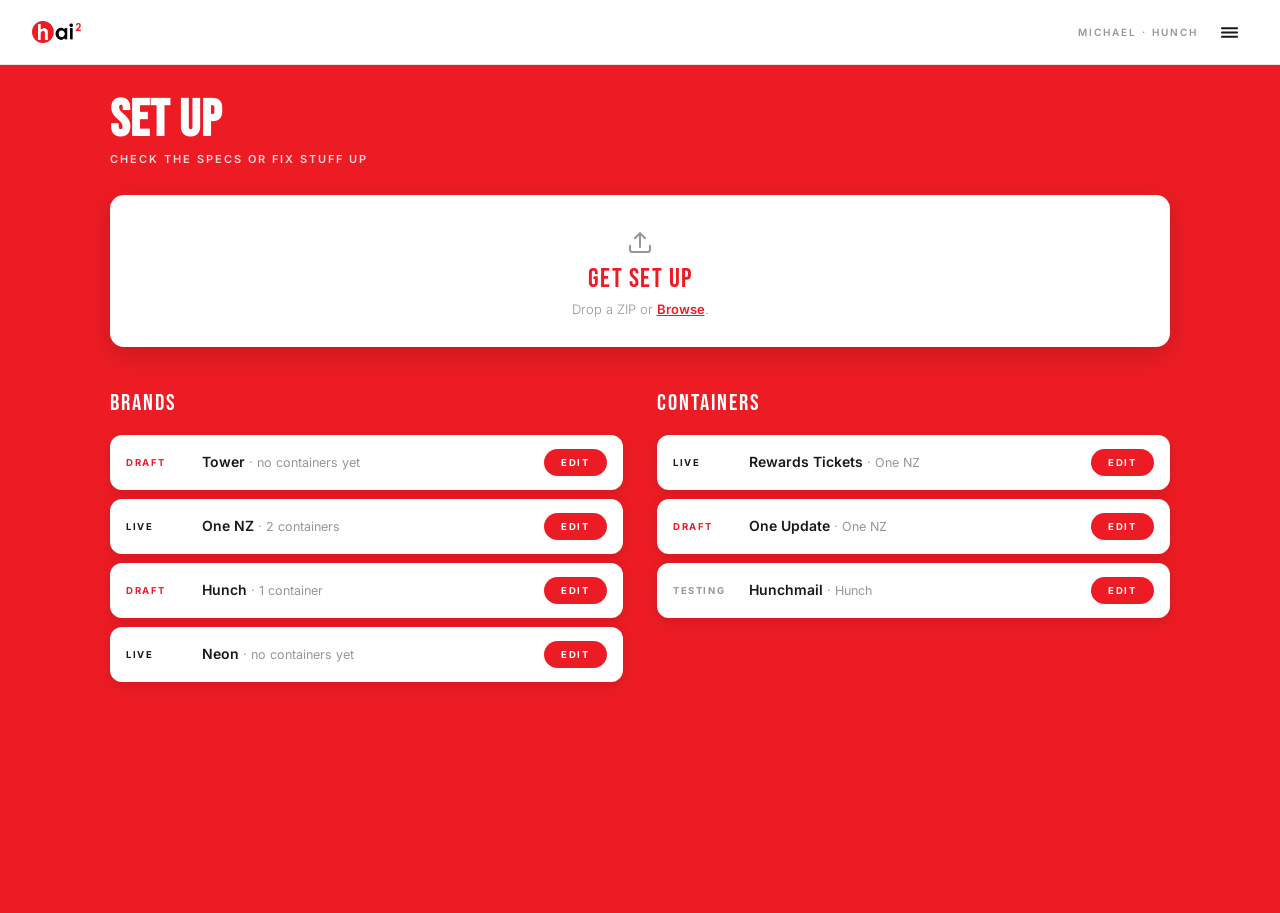
<file: Claude outputs/MOCK-setup-home.html>
<!DOCTYPE html>
<html lang="en-NZ">
<head>
<meta charset="utf-8">
<meta name="viewport" content="width=device-width, initial-scale=1">
<title>SET UP — home</title>
<link rel="preconnect" href="https://fonts.googleapis.com">
<link rel="preconnect" href="https://fonts.gstatic.com" crossorigin>
<link href="https://fonts.googleapis.com/css2?family=Bebas+Neue&family=Oswald:wght@500&family=Inter:wght@300;400;500;600;700&display=swap" rel="stylesheet">
<style>
/* ===========================================================================
   HUNCH TOKENS
   Lifted from Prompter so the family stays coherent. Copy this file into any
   new Hunch tool rather than importing it — no shared dependency, no coupling,
   and nobody eyedroppers a hex off a screenshot ever again.
   =========================================================================== */
:root{
  /* Core */
  --red:#ED1C24; --red-dark:#C8141B;
  --ink:#1A1917; --white:#FFFFFF;
  --paper:#F5F3EF; --border:#E8E5E0; --mid:#9A9590;

  /* White-on-red overlays */
  --white-hi:rgba(255,255,255,.75);
  --white-mid:rgba(255,255,255,.45);
  --white-lo:rgba(255,255,255,.20);

  /* Flags and diffs */
  --yellow:#FAF06E; --delta:rgba(237,28,36,.13);

  /* Layout */
  --g:32px;
  --r-sm:8px; --r-md:12px; --r-lg:14px; --pill:100px;

  /* Type */
  --display:'Bebas Neue',Impact,sans-serif;
  --body:'Inter',system-ui,-apple-system,sans-serif;
}

/* ROBOT SANDWICH — engine styles. tokens.css holds the variables. */
*,*::before,*::after{box-sizing:border-box;margin:0;padding:0}
html{-webkit-text-size-adjust:100%}
body{font-family:var(--body);color:var(--ink);background:#fff;min-height:100vh;
  display:flex;flex-direction:column;font-weight:300;line-height:1.6}
.beb{font-family:var(--display);letter-spacing:0;line-height:.95}
button{font-family:inherit;cursor:pointer;border:none;background:none}
button:focus-visible,input:focus-visible,select:focus-visible,textarea:focus-visible{
  outline:2px solid var(--red);outline-offset:2px}
@media(prefers-reduced-motion:reduce){*{animation:none!important;transition:none!important}}

.topbar{background:#fff;padding:13px var(--g);display:flex;align-items:center;
  justify-content:space-between;border-bottom:1px solid var(--border);flex-shrink:0}
.mark{font-size:22px}
.mark span{color:var(--red)}
.who{font-size:10px;letter-spacing:2px;text-transform:uppercase;color:var(--mid);font-weight:600}
.top-r{display:flex;align-items:center;gap:12px}

/* ---------------- hamburger + house pages ---------------- */
.burger{width:38px;height:38px;border-radius:50%;display:grid;place-items:center;
  transition:background .15s}
.burger:hover{background:var(--paper)}
.burger svg{width:19px;height:19px;display:block}
.burger line{stroke:var(--ink);stroke-width:2;stroke-linecap:round;transition:transform .2s ease,opacity .2s ease}
.burger.x .bl1{transform:translateY(4.5px) rotate(45deg);transform-origin:center}
.burger.x .bl2{opacity:0}
.burger.x .bl3{transform:translateY(-4.5px) rotate(-45deg);transform-origin:center}
.menu-menu{position:absolute;top:54px;right:14px;background:#fff;border:1px solid var(--border);
  border-radius:14px;padding:6px;min-width:148px;box-shadow:0 10px 30px rgba(26,25,23,.14);
  display:none;z-index:60}
.menu-menu.on{display:block}
.menu-menu button{display:block;width:100%;text-align:left;padding:10px 14px;border-radius:9px;
  font-family:var(--display);font-size:16px;letter-spacing:1.2px}
.menu-menu button:hover{background:var(--paper);color:var(--red)}
.menu-shade{position:fixed;inset:0;background:rgba(26,25,23,.55);display:none;
  align-items:center;justify-content:center;z-index:70;padding:20px}
.menu-shade.on{display:flex}
.menu-card{background:var(--paper);border-radius:var(--r-lg);width:100%;max-width:560px;
  max-height:min(84vh,700px);display:flex;flex-direction:column;overflow:hidden;
  box-shadow:0 24px 70px rgba(0,0,0,.35);text-align:left}
.menu-head{display:flex;align-items:center;justify-content:space-between;padding:20px 22px 0 26px}
.menu-title{font-family:var(--display);font-size:34px;letter-spacing:1px;line-height:.95}
.menu-title span{color:var(--red)}
.menu-x{width:34px;height:34px;border-radius:50%;display:grid;place-items:center;flex-shrink:0}
.menu-x:hover{background:#fff}
.menu-x svg{width:15px;height:15px}
.menu-x line{stroke:var(--red);stroke-width:2.4;stroke-linecap:round}
.menu-body{padding:12px 26px 26px;overflow-y:auto}
.menu-body.about p{font-size:15px;line-height:1.65;margin-bottom:14px;font-weight:400}
.menu-body.about p:last-child{margin-bottom:0}
.faq{border-top:1px solid var(--border)}
.faq-q{width:100%;display:flex;align-items:center;justify-content:space-between;gap:14px;
  text-align:left;padding:14px 2px;font-family:var(--display);font-size:18px;
  letter-spacing:.8px;line-height:1.05;transition:color .15s}
.faq-q:hover{color:var(--red)}
.faq.open .faq-q{color:var(--red)}
.faq-chev{flex-shrink:0;width:17px;height:17px;transition:transform .22s ease}
.faq-chev path{stroke:var(--red);stroke-width:2.4;fill:none;stroke-linecap:round;stroke-linejoin:round}
.faq.open .faq-chev{transform:rotate(180deg)}
.faq-a{max-height:0;overflow:hidden;transition:max-height .26s ease}
.faq.open .faq-a{max-height:240px}
.faq-a p{font-size:13.5px;line-height:1.6;font-weight:400;padding:0 2px 16px;max-width:54ch}

/* ---------------- door ---------------- */
#door{flex:1;background:var(--red);display:flex;flex-direction:column;align-items:center;
  justify-content:center;padding:var(--g);text-align:center}
.greet{position:relative;width:100%;display:flex;align-items:center;justify-content:center;
  min-height:min(46vw,250px);margin-bottom:34px;transition:min-height .4s ease,margin-bottom .4s ease}
/* Once the bubble's gone the box hands its land back — the greeting doesn't
   need a bubble-sized paddock, just enough room to say HELLO YOU. */
.greet.settled{min-height:90px;margin-bottom:18px}
.bub{position:absolute;width:min(56vw,300px);animation:pop .45s cubic-bezier(.2,1.4,.4,1) both;
  transition:transform .35s ease,opacity .35s ease}
@keyframes pop{from{opacity:0;transform:scale(.9)}to{opacity:1;transform:none}}
.bub svg{display:block;width:100%;height:auto}
.bub-word{position:absolute;inset:0 0 12% 0;display:flex;align-items:center;justify-content:center}
.bub-word span{color:var(--red);font-size:clamp(52px,11vw,88px)}
/* .gone must kill the entry animation — its fill-mode (`both`) otherwise
   pins opacity:1 forever and beats the class in the cascade. That was the
   ghost: bubble staying put with the echo mangled behind it. */
.bub.gone{animation:none;transform:scale(.86);opacity:0;pointer-events:none;
  visibility:hidden;transition:transform .35s ease,opacity .35s ease,visibility 0s .35s}
.echo{position:absolute;color:#fff;font-size:62px;white-space:nowrap;opacity:0}
.echo.on{opacity:1;animation:pop .4s cubic-bezier(.2,1.4,.4,1) both}
/* The sandwich: sticker-cut art (black line, solid white body, transparent
   outside the outline) so it sits on the red like a sticker, not a picture.
   The 4% nudge optically centres the *sandwich* — the head-left / legs-right
   sprawl otherwise makes a mathematically centred image look drifted left. */
.sando{display:none;width:min(160px,40%);height:auto;margin:0 auto 8px;
  transform:translateX(4%)}
.sando.on{display:block;animation:pop .45s cubic-bezier(.2,1.4,.4,1) both}
/* The question drops a weight, not a voice: same condensed caps family
   feel as the HELLO, one notch quieter. Oswald 500 is Bebas's next weight
   down in spirit — Bebas itself only comes in one. */
.q{color:#fff;font-family:'Oswald',var(--display),sans-serif;font-weight:500;
  font-size:clamp(17px,2.8vw,24px);letter-spacing:2.5px;margin:-4px 0 28px;
  display:none;animation:up .3s .1s ease both}
.q.on{display:block}

.door-signin{width:100%;max-width:360px;margin:0 auto}
.door-row{display:flex;gap:8px}
.door-row input{flex:1;min-width:0;background:#fff;border:none;border-radius:var(--pill);
  padding:13px 20px;font-size:14px;font-family:inherit;color:var(--ink);outline:none;
  text-align:center}
.door-row input::placeholder{color:var(--mid)}
.door-go{width:46px;height:46px;border-radius:50%;background:var(--ink);color:#fff;flex-shrink:0;
  display:grid;place-items:center}
.door-go:hover{background:#000}
.door-go:disabled{opacity:.5}
.door-go svg{width:24px;height:24px;overflow:visible}
.shackle{transform-origin:4.5px 7px;transition:transform .3s ease}
.door-go.open .shackle{transform:rotate(-38deg) translateY(-1px)}
.door-note{font-size:12px;color:var(--white-hi);margin-top:11px;line-height:1.55;min-height:18px}
.door-note.bad{color:#fff;font-weight:500}
.door-note .line{margin:0;text-align:left;font-size:13.5px;padding:7px 12px 7px 9px}
.door-note .line .botdisc{width:24px;height:24px}
.door-note .line .botdisc svg{width:17px;height:17px}

.door-tiles{margin:0 auto;display:none;flex-direction:column;gap:10px;width:100%;max-width:360px;
  animation:up .3s .18s ease both}
.door-tile{background:#fff;border-radius:var(--r-lg);padding:16px 18px;display:flex;align-items:center;
  justify-content:space-between;gap:14px;text-align:left;width:100%;transition:transform .15s}
.door-tile:hover{transform:translateY(-2px)}
.door-tile-t{font-size:17px;font-family:'Oswald',var(--display),sans-serif;font-weight:500;letter-spacing:2px}
.door-tile-d{font-size:12px;color:var(--mid);margin-top:1px}
.door-tile-go{width:30px;height:30px;border-radius:50%;background:var(--red);color:#fff;
  display:grid;place-items:center;flex-shrink:0;font-size:15px}
.door-tile.soon{opacity:.45;cursor:default}
.door-tile.soon:hover{transform:none}
.door-tile.soon .door-tile-go{background:var(--mid)}

/* ---------------- room ---------------- */
#sandwich{flex:1;display:none;flex-direction:column;padding:0 var(--g) 64px}
#sandwich.on{display:flex}
.wrap{max-width:680px;width:100%;margin:0 auto}

.rail{display:flex;margin:26px 0 30px;border-bottom:1px solid var(--border)}
.step{flex:1;padding:0 0 10px;font-size:10px;letter-spacing:2px;text-transform:uppercase;
  font-weight:600;color:var(--mid);border-bottom:2px solid transparent;margin-bottom:-1px;
  font-family:inherit;transition:color .15s}
.step:hover{color:var(--ink)}
.step.on{color:var(--ink);border-bottom-color:var(--red)}
.step.done{color:var(--ink)}
.step.locked{opacity:.4;cursor:default}
.step.locked:hover{color:var(--mid)}
.step i{font-style:normal;color:var(--red);margin-right:5px}

.pane{display:none;animation:up .3s ease}
.pane.on{display:block}
@keyframes up{from{opacity:0;transform:translateY(6px)}to{opacity:1;transform:none}}

.field{margin-bottom:16px}
.field:last-child{margin-bottom:0}
label{display:block;font-size:10px;letter-spacing:2px;text-transform:uppercase;font-weight:600;
  margin-bottom:6px}
input,select,textarea{width:100%;background:var(--paper);border:1px solid var(--border);
  border-radius:var(--r-sm);padding:10px 12px;font-size:14px;font-family:inherit;color:var(--ink);
  font-weight:300;outline:none}
input:focus,select:focus,textarea:focus{border-color:var(--red)}
textarea{resize:vertical;min-height:90px;line-height:1.6}
.two{display:grid;grid-template-columns:1fr 1fr;gap:14px}
.three{display:grid;grid-template-columns:1fr 1fr;gap:14px}
@media(max-width:560px){.two,.three{grid-template-columns:1fr}}
.bar{display:flex;gap:10px;align-items:center;margin-top:22px;flex-wrap:wrap}

/* copy blocks */
.block{background:#fff;border:1px solid var(--border);border-radius:var(--r-lg);padding:18px 20px;
  margin-bottom:12px;transition:border-color .15s}
.block:hover{border-color:#d6d2cc}
.tweak{background:var(--paper);border:1px solid var(--border);border-radius:var(--pill);
  padding:4px 13px;font-size:10px;letter-spacing:1.5px;text-transform:uppercase;font-weight:600}
.tweak:hover{background:var(--ink);color:#fff;border-color:var(--ink)}
.ph{background:var(--delta);border-radius:3px;padding:0 3px;color:var(--red-dark);font-weight:500}
.opt{background:var(--paper);border:1px solid var(--border);border-radius:var(--r-sm);
  padding:11px 14px;font-size:14.5px;text-align:left;display:flex;gap:11px;align-items:flex-start;
  line-height:1.5;width:100%}
.opt:hover{border-color:var(--mid)}
.opt.pick{border-color:var(--red);background:#fff;box-shadow:inset 0 0 0 1px var(--red)}

.flags{background:var(--yellow);border-radius:var(--r-md);padding:14px 16px;margin-bottom:14px;font-size:13px}
.flags b{display:block;font-size:10px;letter-spacing:2px;text-transform:uppercase;margin-bottom:6px}
.flags li{margin-left:16px;margin-bottom:3px;line-height:1.5}
.wants{background:var(--paper);border-radius:12px 12px 12px 4px;padding:10px 14px;
  margin-bottom:14px;font-size:13px;line-height:1.55}
.wants b{color:var(--red);font-size:10px;letter-spacing:1.5px;text-transform:uppercase;
  margin-right:6px}

/* ---------------- FIX IT — the Wrangler split ----------------
   The whole email on the table, white on red. Tools on the right.
   Padlocks in the gutter between: open / pencil / shut, and they're
   the buttons. The artefact wears the client; the chrome stays ours. */
.fixstage{margin-left:calc(50% - 50vw);width:100vw;background:var(--red);
  padding:36px 24px 60px;margin-top:8px;}
.fix-grid{display:grid;grid-template-columns:minmax(0,var(--fx-w,644px)) 380px;
  gap:150px;justify-content:center;align-items:start;max-width:1200px;margin:0 auto;}
/* the lozenge — one pill, three jobs: which output, which section, the
   standing question. White on the red room; outlined when it's an
   output that isn't on the table. */
.fix-lozrow{display:flex;gap:8px;align-items:center;min-height:30px;margin:0 0 14px;}
.fix-tabs{margin-left:22px;}
.fix-loz{display:inline-block;background:#fff;color:var(--red);
  font-family:'Oswald',var(--display),sans-serif;font-weight:500;font-size:13px;letter-spacing:1.5px;text-transform:uppercase;
  border-radius:20px;padding:6px 14px 5px;line-height:1.2;user-select:none;}
.fix-loz.off{background:transparent;color:#fff;border:1.5px solid rgba(255,255,255,.75);padding:4.5px 12.5px 3.5px;cursor:pointer;}
.fix-loz.empty{color:var(--mid);}
.fix-artwrap{position:relative;}
.fix-art.mail{background:transparent;border:none;border-radius:0;overflow:visible;box-shadow:none;}
.fix-sec{position:relative;}
.fix-sec.flash{animation:fxlanded .7s ease-out;}
@keyframes fxlanded{0%{background:rgba(237,28,36,.14);}100%{background:transparent;}}
.fix-art .ph{cursor:not-allowed;}
mark.fix-ch{background:var(--yellow);color:inherit;border-radius:2px;padding:0 1px;
  box-shadow:none;}

/* the gutter — the locks belong to THE WORK: one rail, fixed x, a dotted
   stub tying each lock to the artefact edge. Vertical comes from the
   section; horizontal comes from the card. */
.fix-gutter{position:absolute;top:0;right:-92px;width:44px;height:100%;pointer-events:none;}
.fix-pad{position:absolute;left:0;width:44px;height:44px;border-radius:50%;border:none;cursor:pointer;
  pointer-events:auto;background:#fff;color:var(--red);box-shadow:0 4px 14px rgba(0,0,0,.24);
  display:flex;align-items:center;justify-content:center;
  transition:transform .15s,box-shadow .25s,background .2s,color .2s,top .3s;}
.fix-pad::before{content:'';position:absolute;right:100%;width:48px;
  border-top:2px dotted rgba(255,255,255,.85);}
.fix-pad svg{width:19px;height:19px;overflow:visible;}
.fix-pad:hover{transform:scale(1.12);}
.fix-pad.locked{color:var(--ink);}
.fix-pad.edit{box-shadow:0 4px 14px rgba(0,0,0,.24),0 0 0 5px rgba(255,255,255,.35);transform:scale(1.06);}
.fix-pad.fixed{background:#f2d6d7;color:#b9686c;cursor:not-allowed;box-shadow:none;}
.fix-pad.fixed:hover{transform:none;}

/* the rail */
.fix-rail{position:sticky;top:16px;display:flex;flex-direction:column;gap:13px;}

/* ── THE CHAT — one family (v020). The robot talks; the human answers,
   in every room. FEED IT's values are the base; the rail adds .narrow,
   and .narrow is only allowed to touch padding and margin. The what
   lives in the pill; the why lives in the chat; the input bar is the
   pencil; locking is a thing the robot reports, not a thing you press. */

.chat{display:flex;flex-direction:column;gap:10px;overflow-y:auto;scroll-behavior:smooth}
.chat-row{display:flex;gap:10px;align-items:flex-end}
.chat-row.me{justify-content:flex-end;margin-left:60px}
.chat-cav{flex:0 0 auto;width:36px;height:36px;border-radius:50%;
  display:flex;align-items:center;justify-content:center}
.chat-cav.ghost{visibility:hidden}
.chat-msg{background:var(--paper);color:var(--ink);border-radius:14px;border-bottom-left-radius:4px;
  padding:13px 16px;font-size:13.5px;line-height:1.55;max-width:430px}
.chat-row.me .chat-msg{background:#fff;border:1px solid var(--border);
  border-radius:14px;border-bottom-right-radius:4px;white-space:pre-wrap}
.chat-think{min-height:36px}
/* things that ride inside a bubble — same in both door-tiles */
.chat-msg .quote{display:block;font-style:normal;color:var(--mid);font-size:11.5px;margin-bottom:3px}
.chat-msg .confirm{display:block;margin-bottom:6px}
/* the angle: a proposition the human is meant to talk over, so it sits
   inline in the sentence that asks about it, in quotes, in ink. It was a
   red block, which read as the answer arriving rather than a suggestion.
   The quotes carry it; bold on top was one signal too many. */
.chat-msg .angle{font-style:normal;font-weight:400;color:var(--ink)}
/* the fixer's two options — a bubble you can press */
.chat-opt{margin-left:46px;align-self:flex-start;max-width:280px;background:transparent;color:var(--red);
  border:1px solid var(--red);border-radius:14px;padding:9px 13px;font-size:13.5px;line-height:1.5;
  text-align:left;font-family:inherit;cursor:pointer;transition:background .15s,color .15s}
.chat-opt:hover{background:var(--red);color:#fff}
/* the rail is 352 wide inside its card: tighter bubble, tighter me-margin */
.chat.narrow .chat-msg{padding:11px 14px}
.chat.narrow .chat-row.me{margin-left:40px}

/* the constant: the white face on its red disc, everywhere the robot
   speaks. The disc is the mark; the white chip is just the seat. One
   size in the chat, one shadow, and it never reskins. */
.botdisc{width:27px;height:27px;border-radius:50%;background:var(--red);
  display:flex;align-items:center;justify-content:center}
.botdisc svg{width:19px;height:19px;display:block;overflow:visible}
.chat-cav .botdisc{width:36px;height:36px;box-shadow:0 3px 10px rgba(0,0,0,.22)}
.chat-cav .botdisc svg{width:25px;height:25px}
/* the composer: quote (if any), the box, ? and the arrow. Paper is
   enough — no dashed box, no rule, no SEND. */
.fix-compose{border-top:1px solid var(--border);padding-top:12px;position:relative;}
.fix-quote{display:none;border-left:3px solid var(--red);padding:2px 10px;font-size:12.5px;color:#444;line-height:1.4;margin:0 0 8px;}
.fix-quote.on{display:block;}
.fix-compose textarea{width:100%;border:none;outline:none;background:none;resize:none;font-family:inherit;
  font-size:15px;line-height:1.5;color:var(--ink);padding:2px 0;min-height:52px;}
.fix-compose textarea::placeholder{color:var(--mid);}
.fix-crow{display:flex;align-items:center;justify-content:space-between;margin-top:6px;}
.fix-q{width:26px;height:26px;border-radius:50%;border:1.5px solid #c9c9c9;color:#9a9a9a;background:none;cursor:pointer;
  font-family:'Oswald',var(--display),sans-serif;font-weight:500;font-size:14px;display:grid;place-items:center;}
.fix-tip{position:absolute;left:0;bottom:56px;background:var(--ink);color:#fff;font-size:12.5px;line-height:1.4;
  padding:8px 12px;border-radius:10px;max-width:290px;display:none;z-index:3;}
.fix-tip.on{display:block;}
.fix-arrow{width:42px;height:42px;border-radius:50%;background:var(--red);border:none;color:#fff;cursor:pointer;
  display:grid;place-items:center;transition:background .15s;}
.fix-arrow:hover{background:var(--red-dark);}
.fix-arrow:disabled{background:#e9b7b9;cursor:default;}
.fix-arrow svg{width:19px;height:19px;}

/* WRAP IT UP — the seventh padlock */
.fix-wrap{width:100%;border:none;border-radius:var(--pill);background:#fff;color:var(--red);cursor:pointer;
  font-family:var(--display);font-size:23px;letter-spacing:1.5px;padding:15px 22px 12px;line-height:1;
  display:flex;align-items:center;justify-content:center;gap:13px;box-shadow:0 8px 24px rgba(0,0,0,.18);
  transition:background .2s,color .2s;}
.fix-wrapico{display:flex;}
.fix-wrapico svg{width:24px;height:24px;}
.fix-wrap.ready{background:var(--ink);color:#fff;}
.fix-wrap:hover{transform:translateY(-1px);}

/* thinking — the face, one behaviour per wait. Shared by FEED IT and FIX IT. */
.botdisc.think svg{width:19px;height:19px;display:block;overflow:visible;}
.chat-cav .botdisc.think svg{width:25px;height:25px;}
.botdisc.think .eye,.botdisc.think .bulb{transform-box:fill-box;transform-origin:center;}
/* eyeroll — the eyes travel to the edge of the face, and the head casts
   4° with them. The old travel was 2.6 units, which on a 25px svg is a
   1.6px eye moving 1.9px: smaller than the antialiasing around it. Travel
   alone still wouldn't carry it at this size, so something large moves too.
   Eyes stay at r 2.2 here — this behaviour is about where they point, not
   about the eye itself. */
.botdisc.think.eyeroll .eye{animation:thEyeroll 2.2s infinite ease-in-out;}
.botdisc.think.eyeroll .bulb{animation:thBulb 2.2s infinite;}
.botdisc.think.eyeroll svg{animation:thCast 2.2s infinite ease-in-out;}
@keyframes thEyeroll{0%,100%{transform:translate(0,0)}15%{transform:translate(-4.4px,-1.6px)}35%{transform:translate(0,-4.6px)}55%{transform:translate(4.4px,-1.6px)}70%{transform:translate(0,0)}}
@keyframes thCast{0%,100%{transform:rotate(0)}15%{transform:rotate(-4deg)}35%{transform:rotate(0)}55%{transform:rotate(4deg)}70%{transform:rotate(0)}}
@keyframes thBulb{0%,100%{opacity:1}50%{opacity:.3}}
.botdisc.think.rollboth{animation:thRollboth 3.2s infinite cubic-bezier(.45,0,.2,1);}
@keyframes thRollboth{0%{transform:rotate(0)}38%{transform:rotate(360deg)}50%{transform:rotate(360deg)}88%{transform:rotate(0)}100%{transform:rotate(0)}}
.botdisc.think.rock svg{animation:thRock 1.2s infinite ease-in-out;transform-origin:50% 80%;}
@keyframes thRock{0%,100%{transform:rotate(-10deg)}50%{transform:rotate(10deg)}}
/* blink — a double blink on a 1.4s loop. Keyframes are percentages, so
   the stops are worked back from the duration to keep each lid movement at
   a true 144ms; change the 1.4s and these have to be recomputed with it.
   576ms of gesture, 824ms of stillness.
   The eye grows to r 3 for this behaviour alone. A blink is a lid acting on
   an eye, so there has to be enough eye for the closing to be an event —
   squash needs something to squash. The roll is about where the eyes point
   and doesn't need it. */
.botdisc.think.blink .eye{r:3px;animation:thBlink 1.4s infinite;}
.botdisc.think.blink .eye:nth-of-type(2){animation-delay:.06s;}
.botdisc.think.blink .bulb{animation:thBulb 1.4s infinite;}
@keyframes thBlink{0%,48%,100%{transform:scaleY(1)}
  58.3%{transform:scaleY(.08)}68.6%{transform:scaleY(1)}
  78.9%{transform:scaleY(.08)}89.2%{transform:scaleY(1)}}
@media (prefers-reduced-motion:reduce){.botdisc.think *{animation:none!important;}}

/* don't touch */

@media(max-width:920px){
  .fix-grid{grid-template-columns:1fr;gap:22px;}
  .fix-rail{position:static;}
  .fix-artwrap{padding-right:56px;}
  .fix-gutter{right:0;}
}

/* fall into place: locked receipts, the open block, the waiting queue.
   Same padlock as the door — it pops open to let you in, it snaps shut as
   you commit copy. */
.receipt{background:#fff;border:1px solid var(--border);border-radius:var(--r-lg);
  padding:12px 18px;margin-bottom:10px;display:flex;align-items:center;gap:13px;width:100%;
  text-align:left;font-family:inherit;transition:border-color .15s;animation:up .25s ease}
.receipt:hover{border-color:var(--red)}
.receipt svg{width:15px;height:15px;flex-shrink:0}
.waiting{background:transparent;border:1px dashed var(--border);border-radius:var(--r-lg);
  padding:12px 18px;margin-bottom:10px;font-size:10px;letter-spacing:2px;text-transform:uppercase;
  font-weight:600;color:var(--mid);opacity:.6}

/* legals */
.always{background:#fff;border:1px solid var(--border);border-radius:var(--r-lg);padding:6px 20px 16px;margin-top:6px}
.always summary{font-size:10px;letter-spacing:2px;text-transform:uppercase;font-weight:600;
  color:var(--mid);cursor:pointer;padding:12px 0}
.always li{font-size:12.5px;line-height:1.65;margin-bottom:8px;list-style:none;position:relative;padding-left:16px}
.always li::before{content:'';position:absolute;left:2px;top:8px;width:4px;height:4px;
  border-radius:50%;background:var(--mid)}

/* email preview */
.mail{background:#fff;border:1px solid var(--border);border-radius:var(--r-lg);overflow:hidden}

.file{display:flex;align-items:center;gap:13px;background:#fff;border:1px solid var(--border);
  border-radius:var(--r-sm);padding:13px 15px;margin-bottom:8px}
.file-i{width:32px;height:32px;border-radius:var(--r-sm);background:var(--red);color:#fff;
  display:grid;place-items:center;font-size:9px;letter-spacing:1px;font-weight:700;flex-shrink:0}
.file-n{font-size:13.5px;font-weight:500}
.file-d{font-size:11px;color:var(--mid)}

.load{display:flex;align-items:center;gap:11px;color:var(--mid);font-size:13px;padding:14px 0}
.spin{width:15px;height:15px;border:2px solid var(--border);border-top-color:var(--red);
  border-radius:50%;animation:sp .7s linear infinite}
@keyframes sp{to{transform:rotate(360deg)}}
@keyframes bob{0%,100%{transform:translateY(0)}50%{transform:translateY(-7px)}}

/* ================= THE BRIEF LADDER =================
   Fill-in-the-blanks. The connective words whisper in grey;
   the answers shout in Bebas on fat red lines. */

.ladder{display:flex;flex-direction:column;gap:18px;margin-bottom:36px}
.join{font-family:var(--display);font-size:24px;letter-spacing:0;color:#B7B2AC;
  line-height:1;white-space:nowrap}

.blank{position:relative;display:inline-block;border-bottom:4px solid var(--red);
  padding:0 9px 2px;cursor:pointer;font-family:var(--display);font-size:42px;
  letter-spacing:0;line-height:1;white-space:nowrap;transition:background .12s}
.blank:hover{background:#FFF3F3}

/* typed answers sit on the same red line */

/* prize type: a real <select>, wearing the blank's clothes */

/* number chips */
.pop{position:absolute;top:calc(100% + 12px);left:0;z-index:20;background:#fff;
  border:1px solid var(--ink);border-radius:16px;padding:13px 15px;display:none;
  box-shadow:0 8px 24px rgba(0,0,0,.08);white-space:nowrap}
.pop.open{display:flex;gap:8px}

/* dates: Bebas labels, calendar pills */
.dates{display:flex;gap:48px;margin-bottom:40px;flex-wrap:wrap;align-items:flex-start}

/* what do we know */
.paste textarea{background:#fff;border:1.5px solid var(--ink);border-radius:16px;
  padding:15px 17px;font-size:14px;min-height:105px}
.paste textarea:focus{border-color:var(--red)}

@media(max-width:560px){
  .blank{font-size:31px}
  .join{font-size:19px}
  .dates{gap:22px}
}

/* Red is the tool's talking voice: the Brief is a conversation, so it happens
   on red with white cards. The working door-tiles (copy, review) stay on paper. */
.btnw{background:transparent;color:#fff;border:2px solid #fff;border-radius:var(--pill);
  padding:12px 34px;font-family:var(--display);font-size:17px;letter-spacing:1.5px;
  transition:background .2s,color .2s}
.btnw:hover{background:#fff;color:var(--red)}
.btnw:disabled{opacity:.55}

/* ---------------- THE QUIZ (FEED IT page one) ----------------
   Ported from feed-it-ghost-mock.html — the mock is the spec. The room
   borrows FIX IT's Wrangler grammar: full-bleed red, the artefact's ghost
   on the left of the table, the robot talking from the right. The rail is
   fixed (three questions, the container's promise); the FEEDER dresses
   each stop live and falls back to config patter without breaking step. */
.feedstage{margin-left:calc(340px - 50vw);width:100vw;background:var(--red);
  padding:34px var(--g) 58px;
  padding-left:max(var(--g), calc(50vw - 340px))}
.feed-wrap{max-width:960px;text-align:left}
.feed-hed{font-family:var(--display);font-size:52px;line-height:.85;color:#fff;
  margin:0 0 8px;letter-spacing:1px}
.feed-tagline{font-size:10px;font-weight:700;letter-spacing:2px;text-transform:uppercase;
  color:var(--white-hi);margin-bottom:24px}
.feed-grid{display:grid;grid-template-columns:300px minmax(0,540px);gap:80px;
  justify-content:start;align-items:start}
.feed-answer{margin-left:46px;margin-top:6px}
.feed-say{background:#fff;border-radius:var(--r-lg);padding:4px}
.feed-say textarea{width:100%;border:none;outline:none;background:none;resize:none;
  font-family:inherit;font-size:13.5px;line-height:1.6;color:var(--ink);
  padding:11px 13px;min-height:96px;font-weight:400}
.feed-say textarea::placeholder{color:var(--mid)}
.feed-foot{display:flex;justify-content:space-between;align-items:center;
  border-top:1px solid var(--border);margin:0 4px;padding:8px 4px;gap:10px}
.feed-tools{display:flex;gap:8px}
.feed-tool{width:38px;height:38px;border-radius:50%;background:var(--red);color:#fff;
  display:grid;place-items:center;transition:background .15s,transform .15s}
.feed-tool:hover{background:var(--red-dark);transform:scale(1.08)}
.feed-tool svg{width:17px;height:17px}
.feed-go{background:var(--red);color:#fff;border-radius:var(--pill);height:38px;
  padding:2px 22px 0;font-family:var(--display);font-size:17px;letter-spacing:1px;
  transition:background .15s}
.feed-go:hover{background:var(--red-dark)}
.feed-go:disabled{opacity:.5}
.feed-go.dormant{background:none;color:var(--mid);
  box-shadow:inset 0 0 0 1.5px var(--border)}
.feed-go.dormant:hover{background:none;color:var(--mid)}
/* the ghost — renders from the shape block of quiz.json */
.ghost-art{background:#fff;border-radius:var(--r-md);overflow:hidden;
  box-shadow:0 10px 32px rgba(0,0,0,.18)}
.ghost-in{font-size:7.5px;font-weight:700;letter-spacing:1.5px;text-transform:uppercase;
  color:#fff;line-height:1;pointer-events:none;white-space:nowrap}
.ghost-bar{background:var(--paper);border-bottom:1px solid var(--border);padding:9px 13px}
.ghost-body{padding:0 15px 5px;text-align:center}
.ghost-img{position:relative;background:var(--border);height:84px;
  margin:0 -15px 13px;display:grid;place-items:center;overflow:hidden}
.ghost-img .x{position:absolute;inset:0;width:100%;height:100%}
.ghost-img .x line{stroke:#fff;stroke-width:1.6;opacity:.8;
  stroke-linecap:round;stroke-dasharray:.1 5}
.ghost-mtn{position:relative;width:24px;height:24px;background:var(--border);
  padding:2px;border-radius:3px}
.ghost-hed{height:15px;width:72%;border-radius:8px;background:#DBD7D1;margin:8px auto 0;
  display:flex;align-items:center;justify-content:center}
.ghost-lines{padding-top:8px}
.ghost-l{height:7px;border-radius:4px;background:var(--border);margin:0 auto 5px}
.ghost-l.w85{width:85%}.ghost-l.w60{width:60%}.ghost-l.w45{width:45%}
.ghost-cta{display:inline-flex;align-items:center;justify-content:center;
  background:var(--border);border-radius:var(--pill);width:74px;height:24px;
  margin:8px 0 14px}
.ghost-tcs{border-top:1px solid var(--border);padding:12px 15px;text-align:left}
.ghost-tcs .ghost-l{height:4px;margin:0 0 4px;opacity:.7}
@media(max-width:880px){
  .feed-grid{grid-template-columns:1fr;gap:30px}
  .ghost-hold{max-width:280px}
  .feed-hed{font-size:42px}
}

/* ---------------- THE CONCERTINA (FEED IT, v013) ----------------
   Ported from feed-it-concertina-mock.html — the mock is the spec.
   Three stops in the right column: DUMP / BOUNCE / CHECK. Closed = title
   + sub; open = the action; one open at a time. The gutter numbers are
   engine chrome and never reskin. Everything inside a stop is the
   furniture the tool already had — the pad borrows the pics page's
   dropzone, the chat is .chat, the deets are .deets-card — it just
   loses its own card. */
.feed-wrap{max-width:1000px}
.feed-grid{grid-template-columns:300px minmax(0,600px)}
.feed-acc{display:flex;flex-direction:column;gap:12px;position:relative;margin-left:46px}
/* the robot naming the short stop, in the stop it just sent you to.
   Says its piece and gets out of the way after a few seconds. */
/* THE LINE — something failed, the room stands. The robot disc wearing the
   error face, a red-tinted strip, a 3px red left border and a square left
   edge (deliberate: no curve on the left). Sits beside the wound. Fades
   after 7s unless it's asking for something, in which case it stays. */
.line{display:flex;align-items:center;gap:11px;
  background:var(--delta);border-left:3px solid var(--red);
  color:var(--red);font-weight:500;font-size:14.5px;line-height:1.35;
  padding:9px 14px 9px 11px;border-radius:0 var(--r-sm) var(--r-sm) 0;margin:0 0 14px;
  animation:line-in .28s ease-out both;transition:opacity .28s ease}
.line .botdisc{flex:none}
.line.out{opacity:0}
/* on the red door-tiles the strip goes solid white so it reads as furniture */
.line.onred{background:#fff;border-left-color:var(--red-dark);box-shadow:0 3px 10px rgba(0,0,0,.18)}
/* in the docs row it claims a whole row of the wrapping flex */
.feed-docs .line{flex:0 0 100%;width:100%;margin:6px 0 0;box-sizing:border-box}
/* under a doorway tile */
.door-tiles .line{margin:-2px 0 0;text-align:left}
/* in the chat rail: the line replaces the bubble, the disc sits in the cave */
.chat-row .line{margin:0;flex:1;min-width:0}
@keyframes line-in{from{opacity:0;transform:translateY(-4px)}
  to{opacity:1;transform:translateY(0)}}
@media(prefers-reduced-motion:reduce){.line{animation:none}}

/* THE CARD — a whole pane failed to arrive. Renders in the page flow, in
   the space the missing thing should occupy. White on the red room, the
   same tile grammar as FILE IT's fillings and the Doorway's door-tiles. */
.card{background:#fff;border-radius:var(--r-lg);padding:34px 28px 30px;text-align:center;
  display:flex;flex-direction:column;align-items:center;box-shadow:0 8px 28px rgba(0,0,0,.18);
  animation:up .3s ease}
.card .botdisc{width:44px;height:44px;box-shadow:0 4px 14px rgba(0,0,0,.22);margin-bottom:18px}
.card .botdisc svg{width:31px;height:31px}
.card-h{font-family:'Oswald',var(--display),sans-serif;font-weight:500;font-size:20px;letter-spacing:2.5px;
  text-transform:uppercase;line-height:1.1;margin-bottom:8px;color:var(--ink)}
.card-p{font-size:14.5px;line-height:1.55;color:#3a3835;max-width:36ch;margin-bottom:22px}
.card-go{background:var(--red);color:#fff;border-radius:var(--pill);padding:13px 30px 11px;
  font-family:var(--display);font-size:18px;letter-spacing:1.5px;line-height:1;cursor:pointer}
.card-go:hover{background:var(--red-dark)}
.file-tiles .card{grid-column:1 / -1}
.fix-art .card{margin:0}
.feed-stage{position:relative}
.feed-card{background:#fff;border-radius:var(--r-lg);overflow:hidden;
  box-shadow:0 4px 16px rgba(0,0,0,.10)}
.feed-gut{position:absolute;left:-46px;top:14px;width:36px;height:36px;border-radius:50%;
  display:flex;align-items:center;justify-content:center;transition:all .2s;
  font-family:'Bebas Neue',var(--display);font-size:20px;line-height:1;padding-top:2px}
.feed-stage.todo .feed-gut{border:2px solid var(--white-mid);color:var(--white-mid)}
.feed-stage.on .feed-gut{background:#fff;color:var(--red);box-shadow:0 3px 10px rgba(0,0,0,.22)}
.feed-stage.done .feed-gut{background:#fff;color:var(--mid)}
.feed-head{display:flex;align-items:center;gap:14px;padding:18px 18px 16px;cursor:pointer;
  user-select:none;text-align:left;width:100%}
.feed-head .feed-q{font-family:'Bebas Neue',var(--display);font-weight:400;font-size:34px;letter-spacing:1px;
  text-transform:uppercase;display:block;color:var(--red);line-height:.9}
.feed-head .feed-sub{font-size:13.5px;line-height:1.5;color:var(--ink);margin-top:5px}
.feed-chev{margin-left:auto;flex:0 0 16px;width:16px;height:16px;transition:transform .2s}
.feed-chev path{stroke:#C4C0B6}
.feed-stage.on .feed-chev{transform:rotate(180deg)}
.feed-stage.on .feed-chev path{stroke:var(--red)}
.feed-stage.todo .feed-head{cursor:default}
.feed-stage.todo .feed-q{color:#D6D2CB}
.feed-stage.todo .feed-sub{color:#D6D2CB}
.feed-stage.done .feed-q{color:var(--mid)}
.feed-stage.done .feed-sub{color:var(--mid)}
.feed-bod{display:none;padding:0 14px 14px}
.feed-stage.on .feed-bod{display:block}
.feed-stage.on .feed-head{padding-bottom:8px}
/* the existing furniture, inside a stop */
.feed-bod .feed-answer{margin-left:0;margin-top:0}
.feed-bod .feed-say{padding:0}
.feed-bod .feed-foot{margin:0;padding:8px 0 0}
.feed-bod .chat{margin-bottom:10px}
/* the composer grows to what's in it and then scrolls, rather than slicing
   a paste through the middle of its third line. The cap keeps the chat
   above from being squeezed off the card. */
.feed-bod .feed-say textarea{min-height:0;padding:9px 4px;max-height:150px;overflow-y:auto}
/* no display type inside the stops — the sections don't perform */
.feed-bod .feed-go,.feed-bod .stop-door{font-family:var(--body);font-weight:600;font-size:12px;letter-spacing:1.5px;padding:0 20px}
.feed-bod .deets-title{font-family:var(--body);font-weight:600;font-size:11.5px;letter-spacing:2px;color:var(--mid);margin-bottom:4px}
.feed-bod .deets-title em{color:var(--mid)}
/* stop one is a landing pad: the pics page's dropzone, borrowed whole */
/* ---- DUMP YOUR DOCS: three doors, one box ------------------------------
   The discs are engine chrome, same family as the padlocks and the card
   ticks — they never reskin. Three states: hollow (nothing landed), has
   (something's in that box, even closed), on (this box is open). The `has`
   ring is the only tell for a closed door, so no badges and no counts. */
.dump-doors{display:flex;justify-content:center;gap:34px;margin:4px 0 6px}
.dump-door{background:none;border:none;padding:0;cursor:pointer;display:flex;
  flex-direction:column;align-items:center;gap:7px}
.dump-door b{font-family:var(--display);font-weight:500;font-size:13px;
  letter-spacing:.6px;color:var(--mid);transition:color .15s}
.dump-disc{width:56px;height:56px;border-radius:50%;border:1.5px solid #cfcfcf;
  background:#fff;color:#cfcfcf;display:grid;place-items:center;transition:all .15s}
.dump-disc svg{width:25px;height:25px}
.dump-door:hover .dump-disc{transform:scale(1.08)}
.dump-door.has .dump-disc{border-color:var(--red);color:var(--red)}
.dump-door.has b{color:var(--ink)}
.dump-door.on .dump-disc{background:var(--red);border-color:var(--red);color:#fff;
  box-shadow:0 4px 14px rgba(0,0,0,.22)}
.dump-door.on b{color:var(--ink)}
.dump-door:active .dump-disc{transform:scale(.94)}
/* the global focus ring boxes the button, label and all — a red rectangle
   round a circle. Move it onto the disc, where it reads as a ring and
   keyboard users still get their tell. */
.dump-door:focus-visible{outline:none}
.dump-door:focus-visible .dump-disc{outline:2px solid var(--red);outline-offset:3px}

/* The container's own nudge, under the doors. Nothing feeds it as of
   v023 — the slot and these rules stay so it's one line to bring back. */
.dump-nudge{text-align:center;font-size:13px;color:var(--mid);
  max-width:42ch;margin:0 auto 18px}
.dump-nudge:empty{display:none}

/* one box. Solid at rest, never dashed — dashed is reserved for a live
   drag. Centred while empty, top-aligned and growing once anything lands. */
.dump-plate{border:1.5px solid var(--border);border-radius:10px;
  min-height:150px;padding:18px;display:flex;flex-direction:column;
  justify-content:center;transition:border-color .15s,background .15s}
.dump-plate.filled{justify-content:flex-start}
.dump-plate.over{border:2px dashed var(--red);background:rgba(237,28,36,.05)}
.dump-view{display:none;flex-direction:column;align-items:center;gap:12px;width:100%}
.dump-view.on{display:flex}
.dump-view.filled{align-items:stretch}
.dump-empty{display:flex;flex-direction:column;align-items:center;gap:12px}
.dump-baby{width:30px;height:30px;color:var(--mid);flex:none}
.dump-view.filled .dump-baby{display:none}
.dump-plate.over .dump-baby{color:var(--red);display:block}
.dump-hint{margin:0;font-size:12px;color:var(--mid);text-align:center}
.dump-hint a{color:var(--red);text-decoration:underline;text-underline-offset:2px;cursor:pointer}
.dump-view.filled .dump-empty{margin-top:12px}

/* a landed file. Doc icon, name, tick. Hollow tick means it didn't read. */
.dump-row{display:flex;align-items:center;gap:10px;padding:9px 12px;
  border:1px solid var(--border);border-radius:8px;background:#fff;margin-bottom:8px}
.dump-row svg{width:17px;height:17px;color:var(--mid);flex:none}
.dump-name{flex:1;font-size:13.5px;color:var(--ink);overflow:hidden;
  text-overflow:ellipsis;white-space:nowrap}
.dump-x{background:none;border:none;color:var(--mid);font-size:17px;line-height:1;
  cursor:pointer;padding:0 4px}
.dump-x:hover{color:var(--red)}
.dump-tick{width:22px;height:22px;border-radius:50%;background:var(--red);color:#fff;
  display:grid;place-items:center;flex:none}
.dump-tick svg{width:12px;height:12px;color:#fff}
/* a file being read server-side. The tick is empty and breathing until
   its words come back — same row, three states, no new furniture. */
.dump-row.wait{border-style:dashed}
.dump-row.wait .dump-name{color:var(--mid)}
.dump-row.wait .dump-tick{background:none;box-shadow:inset 0 0 0 1.5px var(--border);
  animation:dumpWait 1.1s ease-in-out infinite}
@keyframes dumpWait{0%,100%{opacity:1}50%{opacity:.35}}
.dump-row.bad .dump-tick{background:#fff;border:1.5px solid #cfcfcf;color:transparent}
/* .feed-docs is a wrapping flex row, so the line has to claim a whole one
   of its own — otherwise it sits beside whichever row wrapped last. */
.dump-bad{flex:0 0 100%;width:100%;margin:0}

/* ---- SEARCH: the third door ---------------------------------------------
   A tool, not a container. Its furniture is the engine's: the same discs,
   the same plate rows, the same thinking head, and FIX IT's arrow — which
   already settled that a field gets an arrow, not a SEND button. */

/* the ask. Field and arrow are one object, centred under the magnifier. */
.search-ask{display:none;flex-direction:column;align-items:center;gap:12px;width:100%}
.search-ask.on{display:flex}
.search-fieldrow{display:flex;align-items:center;gap:10px}
.search-field{width:min(300px,64vw);border:none;background:none;font-family:inherit;
  font-size:14px;color:var(--ink);padding:2px 2px 6px;text-align:center;
  border-bottom:1px solid var(--border);outline:none}
.search-field::placeholder{color:var(--mid)}
.search-field:focus{border-bottom-color:var(--red)}
/* the arrow, borrowed whole from the composer — 42px there, smaller here
   because it sits beside one line and not a paragraph. */
.search-arrow{width:34px;height:34px;border-radius:50%;background:var(--red);border:none;
  color:#fff;cursor:pointer;display:grid;place-items:center;flex:none;
  transition:background .15s}
.search-arrow:hover{background:var(--red-dark)}
.search-arrow:disabled{background:#e9b7b9;cursor:default}
.search-arrow svg{width:16px;height:16px}
/* planning: the arrow turns like a clock hand — the full rotation is the
   loading gesture everyone already knows (thinkFace settled that). It
   stays red while it turns: pink means can't, motion means busy. */
.search-arrow.spin,.search-arrow.spin:disabled{background:var(--red)}
.search-arrow.spin svg{animation:srspin 1s linear infinite}
@keyframes srspin{to{transform:rotate(360deg)}}
/* looking: the field waits its turn but doesn't leave */
.search-field:disabled{color:var(--mid);background:none}

/* the thinking head, over the searches it's working through */
.search-head{display:none;justify-content:center;padding:2px 0 14px}
.search-head.on{display:flex}
/* the same size the chat gives it — this is a wait, not a byline */
.search-head .botdisc{width:36px;height:36px;box-shadow:0 3px 10px rgba(0,0,0,.22)}
.search-head .botdisc.think svg{width:25px;height:25px}

/* the subheads: Bebas in ink — a section signal inside the card, sitting
   between the red title's register and the body's. */
.search-sub{display:none;font-family:var(--display);font-size:19px;letter-spacing:.04em;
  color:var(--ink);text-align:center;margin:10px 0 12px}
.search-sub.on{display:block}

/* a search: proposed (tick to opt in), running, or done */
.search-list{display:none;width:100%}
.search-list.on{display:block}

/* GO DIGGING: the door's action lives in the flow it commits, centred.
   Hollow until a search is ticked — the button teaches the rule. */
.search-dig{align-self:center;margin-top:6px}
.search-line{display:flex;align-items:center;gap:10px;padding:9px 12px;
  border:1px solid var(--border);border-radius:8px;background:#fff;margin-bottom:8px;
  font-size:13.5px;color:var(--ink)}
.search-line svg{width:15px;height:15px;color:var(--mid);flex:none}
.search-line.doing{border-color:var(--red)}
.search-line.done{color:var(--mid)}

/* the catch */
.search-hits{display:none;width:100%}
.search-hits.on{display:block}
/* a found fact. Hollow on arrival — the line says tick what's handy. */
.search-hit{display:flex;align-items:flex-start;gap:11px;padding:11px 12px;
  border:1px solid var(--border);border-radius:8px;background:#fff;margin-bottom:8px;
  cursor:pointer;text-align:left;width:100%}
.search-hit.on{border-color:var(--red)}
.search-tick{width:22px;height:22px;border-radius:50%;border:1.5px solid #cfcfcf;background:#fff;
  color:transparent;display:grid;place-items:center;flex:none;margin-top:1px}
.search-tick svg{width:12px;height:12px}
.search-hit.on .search-tick{background:var(--red);border-color:var(--red);color:#fff}
.search-fact{display:block;font-size:13.5px;line-height:1.45;color:var(--ink)}
.search-src{display:block;font-size:11.5px;color:var(--mid);margin-top:3px}
/* the receipt: a linked source is underlined so it reads as clickable,
   and sized generously enough to hit without ticking the row */
a.search-src{width:fit-content;text-decoration:underline;text-underline-offset:2px;padding:2px 0}
a.search-src:hover{color:var(--red)}
/* the hit was a button; as a div it needs its keyboard tell back */
.search-hit:focus-visible{outline:2px solid var(--red);outline-offset:2px}
/* barred facts (prices) are filtered server-side and never rendered —
   the rules run, they don't perform. */

/* the peek: a landed row opens to show what was found and where from.
   Without it, "no source, no fact" dies the moment the row collapses to a
   name. In place, not a modal — the modal is spoken for. */
.peek{border-top:1px solid var(--border);background:var(--paper);padding:11px 12px 12px}

/* WORDS: mirrors DOCS while empty — scissors, then a centred grey
   invitation at the hint's 12px, and it stays centred whether you've
   clicked in or not. Type or paste and it becomes an ordinary
   left-aligned textarea at reading size. One element, not a hint that
   swaps for a field. The radius is for the focus ring, which follows
   the corners and reads as a ring rather than a validation rectangle.
   (This used to be two rules 12px apart fighting over one selector —
   v023 flagged the tidy; this is it.) */
.feed-paste{display:block;width:100%;border:none;background:none;resize:none;
  min-height:96px;font-family:inherit;font-size:14px;line-height:1.6;
  color:var(--ink);outline:none;padding:0 4px 2px;border-radius:8px;
  text-align:left}
.feed-paste:placeholder-shown{text-align:center;font-size:12px}
.feed-paste::placeholder{color:var(--mid)}
/* no ring on the pad itself — the global textarea:focus-visible ring drew a
   red validation box inside the plate. The plate is the landing pad, so the
   plate wakes: its own border goes red (solid — dashed is a live drag) and
   the scissors light up, the same tell the DOCS door gives a drag. */
.feed-paste:focus-visible{outline:none}
.dump-plate:focus-within{border-color:var(--red)}
.dump-plate:focus-within .dump-baby{color:var(--red)}
/* the search field wore the same ring over its own red pill — same rule */
.search-field:focus-visible{outline:none}

.feed-docs{display:flex;flex-wrap:wrap;gap:6px;justify-content:center;margin-top:10px}
.feed-docs:empty{margin-top:0}
.feed-bod>.feed-foot{border-top:none;padding-top:10px}
/* the deets live inside stop three: cards become sections */
.feed-bod .deets-cards{max-width:none;gap:0}
.feed-bod .deets-card{padding:12px 4px 4px;border-radius:0}
.feed-bod .deets-card+.deets-card{border-top:1px solid var(--border)}
.feed-bod .stop-door{display:block;margin:14px 0 0 auto;height:38px;
  background:var(--paper);color:#C4C0B6}
.feed-bod .stop-door.live{background:var(--red);color:#fff}
@media(max-width:880px){
  .feed-acc{margin-left:40px}
  .feed-gut{left:-40px;width:30px;height:30px;font-size:17px}
}

/* ---------------- THE CHECKLIST (FEED IT page two) ----------------
   Ported from checklist-mock.html — the mock is the spec. One dumb
   renderer; DEETS_CONFIG deals the screen. One awake device: red text
   where the fact should be. The tick circle is the control. */
.deets-cards{width:100%;max-width:540px;margin:0 auto;display:flex;flex-direction:column;gap:14px;text-align:left}
.deets-card{background:#fff;border-radius:10px;padding:20px 20px 8px}
.deets-card.legals{padding-bottom:12px}
.deets-title{font-family:var(--display);font-size:24px;letter-spacing:.04em;color:var(--ink);margin-bottom:6px}
.deets-title em{font-style:normal;color:var(--red)}
.deets-row{border-top:.5px solid #ECEAE3;padding:11px 0}
.deets-main{display:flex;align-items:center;gap:12px}
.deets-label{flex:none;font-size:11.5px;letter-spacing:.09em;text-transform:uppercase;color:var(--mid);font-weight:500}
.deets-value{flex:1;min-width:0;text-align:right;cursor:pointer}
.deets-ask{font-size:15px;font-weight:500;color:var(--red)}
.tick{flex:none;width:30px;height:30px;border-radius:50%;display:flex;align-items:center;
  justify-content:center;cursor:pointer;border:2px solid #C4C0B6;background:#fff;color:#C4C0B6;
  transition:transform .12s,background .15s,border-color .15s;padding:0}
.tick svg{width:16px;height:16px}
.tick:active{transform:scale(.9)}
.tick.on{border-color:var(--red);background:var(--red);color:#fff}
.deets-row input,.deets-row select{font-family:'Inter',sans-serif;font-size:15px;color:var(--ink);
  background:#fff;border:1px solid var(--red);border-radius:6px;padding:6px 10px;outline:none;
  text-align:right;width:70%;max-width:260px}
.deets-row input[type=date]{width:175px}
.deets-row .deets-subin{width:74px;max-width:none;font-size:12.5px;color:var(--mid);border:none;
  border-bottom:1px dashed var(--border);border-radius:0;padding:2px 0;text-align:center;margin-right:8px}
.deets-notsure{display:inline-block;margin-top:6px;font-size:12.5px;color:var(--mid);
  border-bottom:1px dashed var(--border);cursor:pointer}
.deets-doors{margin-top:10px;background:var(--red);border-radius:8px;padding:14px 16px;text-align:left}
.deets-doorline{display:flex;gap:10px;align-items:flex-start;color:#fff;font-size:14px;line-height:1.5}
.deets-doorbot{flex:none;width:26px;height:26px;border-radius:50%;background:#fff;
  display:flex;align-items:center;justify-content:center}
.deets-doorbot svg{width:17px;height:17px}
.deets-doorbtns{display:flex;gap:10px;margin:12px 0 0 36px}
.deets-doorbtns button{font-family:var(--display);font-size:14px;letter-spacing:.08em;
  padding:8px 16px;border-radius:6px;border:1.5px solid #fff;background:transparent;color:#fff;cursor:pointer}
.deets-doorbtns button.primary{background:#fff;color:var(--red)}
.deets-legwait{font-size:12.5px;color:var(--mid);padding:4px 0 8px}
.stop-door{font-family:var(--display);font-size:16px;letter-spacing:.1em;padding:12px 34px;
  border-radius:var(--pill);border:none;background:var(--red-dark);color:#F0A9A5;cursor:default;
  transition:background .2s,color .2s}
.stop-door.live{background:#fff;color:var(--red);cursor:pointer}

/* ---------------- LOCK THE DEETS (v031) ----------------
   Was CHECK YOUR DEETS. Three sections, three padlocks, one door. Only two
   things are active on this card: red TBCs to fill, and specific terms to
   tick. Everything else is furniture. The details are canon, so the stop
   borrows FIX IT's padlock rather than a tick — and the client learns the
   device here, on easy facts, before FIX IT asks for it again.
   Ported from deets-mock.html; the mock is the spec. */
.deets-sec{position:relative;padding:20px 88px 20px 0;border-top:1px solid var(--border)}
.deets-sec:first-child{border-top:none;padding-top:4px}
.deets-sec .deets-title{font-family:var(--body);font-weight:600;font-size:11.5px;letter-spacing:2px;
  color:var(--mid);text-transform:uppercase;margin-bottom:8px}
.deets-sec .deets-title em{font-style:normal;color:var(--mid)}
.deets-sec .deets-title.deets-t2{margin-top:20px}
.deets-body.inert,.deets-body>.inert{pointer-events:none;opacity:.55}
.deets-body .deets-factgrid{padding-right:0}

/* THE PRIZE — one sentence, ink, the same facts the prize clause prints.
   Not a widget, not chips, not a bubble. TBC carries the only red. */
.deets-prize{font-size:17px;line-height:1.55}
.deets-prize b{font-weight:600}
.tbc{color:var(--red);font-weight:500}

/* THE DATES — a plain list. Filled rows sit in ink and shut up. Open, they
   become the platform's own picker; no library, no widget. */
.deets-dates{display:flex;flex-direction:column}
.deets-drow{display:flex;justify-content:space-between;align-items:center;gap:16px;
  padding:8px 0;border-top:.5px solid var(--border);font-size:15px}
.deets-drow:first-child{border-top:none}
.deets-dlabel{font-weight:500}
.deets-dval{color:var(--ink)}
.deets-dval.tbc{color:var(--red);font-weight:500}
.deets-drow input[type=date]{font-family:var(--body);font-size:15px;color:var(--ink);
  border:none;border-bottom:1.5px solid var(--red);background:none;outline:none;
  border-radius:0;padding:1px 0;width:175px;max-width:none;text-align:right}

/* the padlock — FIX IT's icons, restyled for a white card: white disc, red
   icon, ink once it's shut. No dotted stub; it floats clean in the gutter,
   centred on its section. The halo goes red-tinted, since FIX IT's white
   ring vanishes against paper. */
.deets-pad{position:absolute;right:0;top:50%;transform:translateY(-50%);
  width:44px;height:44px;border-radius:50%;border:none;cursor:pointer;padding:0;
  background:#fff;color:var(--red);box-shadow:0 3px 12px rgba(0,0,0,.16);
  display:flex;align-items:center;justify-content:center;
  transition:transform .15s,box-shadow .25s,background .2s,color .2s}
.deets-pad svg{width:19px;height:19px;overflow:visible}
.deets-pad:hover{transform:translateY(-50%) scale(1.12)}
.deets-pad.locked{color:var(--ink)}
.deets-pad.edit{box-shadow:0 3px 12px rgba(0,0,0,.16),0 0 0 5px rgba(237,28,36,.12);
  transform:translateY(-50%) scale(1.06)}

/* the refusal — canon doesn't ship with a hole in it, so the hole says so */
@keyframes deets-flash{0%,100%{opacity:1}25%,75%{opacity:.2}}
.deets-sec.flash .tbc,.deets-sec.flash .deets-ask{animation:deets-flash .85s ease 2}

/* standard terms: one quiet block naming the clauses, served by the clause
   library. Nothing tickable, nothing red. "Read them" opens the words. */
.deets-std{font-size:13.5px;color:var(--mid);line-height:1.6}
.deets-peek{display:inline-block;font-size:12.5px;color:var(--red);font-weight:500;
  cursor:pointer;border-bottom:1px dotted var(--red)}
.deets-stdfull{display:none;margin-top:10px;background:var(--paper);border-radius:12px;
  padding:14px 16px;font-size:12.5px;color:var(--ink);line-height:1.6}
.deets-stdfull.on{display:block}
.deets-stdfull b{display:block;font-weight:600;font-size:11px;letter-spacing:1.5px;
  text-transform:uppercase;color:var(--mid);margin:10px 0 2px}
.deets-stdfull b:first-child{margin-top:0}
.deets-pills.inert{pointer-events:none;opacity:.55}

/* THE DOOR — outside the cards, under the whole concertina, on the red.
   FIX IT's wrap furniture. Ghost-white and dead until every padlock is
   shut; then solid white, red type, alive. */
.feed-acc>.deets-door{font-family:var(--display);font-size:23px;letter-spacing:1.5px;
  line-height:1;padding:15px 22px 12px;height:auto;border-radius:var(--pill);border:none;
  display:block;width:100%;margin:20px 0 0;cursor:default;
  background:rgba(255,255,255,.28);color:rgba(255,255,255,.55);
  transition:background .2s,color .2s,box-shadow .2s}
.feed-acc>.deets-door.live{background:#fff;color:var(--red);cursor:pointer;
  box-shadow:0 8px 24px rgba(0,0,0,.18)}
@media(max-width:880px){.deets-sec{padding-right:60px}.deets-pad{width:38px;height:38px}}

/* ---------------- the pics page (FEED IT page three) ----------------
   The robot's writing; the human fills the window with pictures.
   Optional by design — the exit works empty or full, only the label flips. */
.pic{position:relative;border-radius:7px;overflow:hidden;border:1px solid var(--border);aspect-ratio:1}
.pic img{width:100%;height:100%;object-fit:cover;display:block}
.pic.hold img{opacity:.45}
.pic button{position:absolute;top:5px;right:5px;width:22px;height:22px;border-radius:50%;
  border:none;background:var(--ink);color:#fff;font-size:12px;line-height:1;cursor:pointer;padding:0}
.pic button:hover{background:var(--red)}

/* ---------------- THE DOORWAY (v014) ----------------
   Tiles read off the container folders, grouped by brand. The brand
   name only shows when there's more than one. Testing tiles are Hunch-
   only: ink badge, ink go-circle — engine chrome saying "not for clients". */
.door-brand{width:100%;margin:10px 0 -4px;color:#fff;font-family:'Oswald',var(--display),sans-serif;
  font-weight:500;letter-spacing:2.5px;font-size:12px;opacity:.8;text-align:left;padding-left:4px}
.door-brand:first-child{margin-top:0}
.badge{display:inline-block;font-family:'Inter',sans-serif;font-size:9.5px;font-weight:600;letter-spacing:1.5px;
  text-transform:uppercase;color:#fff;background:var(--ink);border-radius:var(--pill);padding:3px 8px;
  margin-left:8px;vertical-align:middle}
.door-tile.testing .door-tile-go{background:var(--ink)}

/* the artefact lives in an iframe — its skin and ours never meet */
.fix-frame{display:block;width:100%;border:0;background:transparent}
.mail .fix-frame{border-radius:var(--r-lg)}

/* checklist: repeating groups */
.deets-tag{display:inline-block;font-family:'Inter',sans-serif;font-size:10px;letter-spacing:.12em;text-transform:uppercase;
  color:#fff;background:var(--red);border-radius:var(--pill);padding:3px 9px;vertical-align:middle;margin-left:8px;font-weight:600}
.deets-rm{float:right;font-family:'Inter',sans-serif;font-size:18px;color:var(--mid);cursor:pointer;line-height:1}
.deets-rm:hover{color:var(--red)}
.deets-add{font-family:var(--display);font-size:15px;letter-spacing:.08em;color:#fff;background:transparent;
  border:1.5px dashed rgba(255,255,255,.6);border-radius:10px;padding:12px;width:100%;cursor:pointer}
.deets-add:hover{background:rgba(255,255,255,.1)}

/* ghost: the two shapes One Update taught it */
.ghost-strip{background:var(--paper);border-bottom:1px solid var(--border);height:18px;margin:0 -15px;
  display:flex;align-items:center;padding:0 13px}
.ghost-strip .ghost-in{color:var(--mid)}
.ghost-cards{background:var(--paper);margin:0 -15px;padding:14px 22px 2px}
.ghost-card{background:#fff;border-radius:10px;padding:12px 12px 0;margin-bottom:12px;overflow:hidden;
  box-shadow:0 4px 12px rgba(0,0,0,.06)}
.ghost-card .ghost-hed{width:64%;margin:0 auto}
.ghost-card .ghost-cta{margin:6px 0 10px}
.ghost-card .ghost-img{height:56px;margin:0 -12px 0;border-top-right-radius:14px}
.ghost-more{font-size:7.5px;font-weight:700;letter-spacing:1.5px;text-transform:uppercase;color:var(--mid);padding:2px 0 10px}

/* ---------------- v015: one shape, the lineup ----------------
   The bounce box wears the pad's dashed box: a white box with a cursor
   in it, NEXT underneath, no placeholder. Stop 3's lineup: a story is a
   row with its topics as chips beneath. */
/* The bounce composer. Its footer sits inside .feed-say, so the reset at
   `.feed-bod>.feed-foot` — direct children only — sailed straight past it and
   left a rule across the box. Killed here rather than by loosening that
   selector, which would un-line footers this hasn't looked at. */
.feed-bod .feed-say{border:2px dashed var(--border);border-radius:10px;padding:8px 10px 4px}
.feed-say .feed-foot{border-top:none}
.feed-bod .feed-say textarea{font-size:15px;line-height:1.5}
.deets-card.story{position:relative;padding-bottom:12px}
.deets-card.story .deets-row{border-top:none;padding-top:4px}
.deets-tag.grey{background:var(--paper);color:var(--mid)}

/* ---------------- the deets pills (v019) ----------------
   Clauses as pills: fixed grey and tickless, proposals on in red, the
   rest greyed inline — spot it grey and add it. Tap the name and the
   pill opens into the words as they'll print; unconfirmed facts read
   as an ellipsis. Peek, not hover — legal text is reading matter. */
.deets-pills{display:flex;flex-wrap:wrap;gap:6px;margin-top:8px}
.deets-pill{display:flex;align-items:flex-start;gap:8px;border:1px solid var(--red);border-radius:999px;
  padding:6px 14px 6px 8px;font-size:13px;font-weight:500;max-width:100%;background:#fff}
.deets-pill.fixed{border-color:var(--border);padding:6px 14px}
.deets-pill.off{border-color:var(--border);color:var(--mid);font-weight:400}
.deets-ptick{width:18px;height:18px;border-radius:50%;background:var(--red);display:grid;place-items:center;
  flex:none;cursor:pointer;margin-top:1px}
.deets-ptick svg{width:11px;height:11px;color:#fff}   /* the chrome's TICK carries its own stroke */
.deets-pill.off .deets-ptick{background:#fff;border:1.5px solid #cfcfcf}
.deets-pill.off .deets-ptick svg{display:none}
.deets-pbody{min-width:0}
.deets-pname{background:none;border:none;padding:0;font:inherit;font-weight:inherit;color:inherit;cursor:pointer;text-align:left}
.deets-pname:focus{outline:none}
.deets-pname:focus-visible{outline:2px solid var(--red);outline-offset:2px;border-radius:4px}

/* ---------------- the deets facts (v020) ----------------
   Facts as pills: label + comms-clean value, two fact groups sharing a
   row (the what, the when). A missing fact sits awake — dashed red, the
   ask inside. Click any pill to update; the circle moved to the card,
   bottom-right, one confirm per group. */
.deets-card.facts{position:relative;padding-bottom:20px;padding-right:16px}
.deets-factgrid{display:flex;flex-direction:column;gap:6px;margin-top:8px;padding-right:44px}
.deets-row.pillrow{border:1px solid var(--border);border-radius:999px;padding:8px 16px;cursor:pointer;
  transition:border-color .12s}
.deets-row.pillrow:hover{border-color:#9a9a9a}
.deets-row.pillrow .deets-main{gap:0}
.deets-row.pillrow .deets-value{text-align:left;font-size:13.5px}
.deets-pilllabel{font-weight:600}
.deets-pillval .deets-ask{font-size:13.5px}
.deets-row.pillrow.awake{border:1.5px dashed var(--red)}
.deets-row.pillrow.awake .deets-pilllabel{color:var(--red)}
.deets-row.pillrow.editing{border-radius:16px;border:1.5px solid var(--red);cursor:default}
.deets-row.pillrow.editing .deets-value{text-align:left}
.deets-card.story{position:relative;padding-bottom:20px}
.deets-card.story .deets-pills{padding-right:44px}
.deets-storyname{font-family:'Oswald',var(--display),sans-serif;font-weight:500;font-size:15px;
  letter-spacing:.03em;text-transform:uppercase;color:var(--ink)}
.deets-pwords{display:none;font-size:12px;font-weight:400;color:var(--mid);line-height:1.45;margin-top:3px;max-width:420px}
.deets-pill.peeked{border-radius:14px}
.deets-pill.peeked .deets-pbody{flex-basis:100%}
.deets-pill.peeked .deets-pwords{display:block}
.deets-card.story .deets-rm{position:absolute;top:12px;right:14px;float:none}

/* ---------------- THE WORKINGS card (v015, reshaped v016) ----------------
   White card: lozenge on top, the section's thread, the composer. */
.fix-card{background:#fff;border-radius:var(--r-lg);padding:14px 14px 12px;display:flex;flex-direction:column;gap:10px}
.fix-card .chat{max-height:46vh;min-height:120px}

/* ---------------- FILE IT — the takeaway counter (v017) ----------------
   Ported from file-it-mock.html — the mock is the spec. Same Wrangler
   grammar as FEED IT and FIX IT: full-bleed red, the robot asking. White
   tiles on red are the Doorway's door-tiles wearing the detail list's tick —
   one control, learned once. Grey tiles go paper and the line says why;
   nothing sells. The robot says WRAPPED once; the files stack in a card. */
.filestage{margin-left:calc(340px - 50vw);width:100vw;background:var(--red);
  padding:34px var(--g) 58px;padding-left:max(var(--g),calc(50vw - 340px))}
.file-wrap{max-width:960px;text-align:left}
.file-room{font-family:var(--display);font-size:52px;line-height:.85;color:#fff;margin:0 0 8px;letter-spacing:1px}
.file-tagline{font-size:10px;font-weight:700;letter-spacing:2px;text-transform:uppercase;color:var(--white-hi);margin-bottom:26px}
.file-q{color:#fff;font-family:'Oswald',var(--display),sans-serif;font-weight:500;font-size:clamp(18px,2.6vw,24px);
  letter-spacing:2.5px;text-transform:uppercase;margin-bottom:18px}
.file-tiles{display:grid;grid-template-columns:repeat(4,minmax(0,1fr));gap:12px;max-width:900px;transition:opacity .2s}
.file-tiles.wrapped{opacity:.55;pointer-events:none}
.tile{position:relative;background:#fff;border-radius:var(--r-lg);padding:20px 18px 18px;text-align:left;
  display:flex;flex-direction:column;gap:12px;min-height:190px;transition:transform .15s,box-shadow .15s;
  box-shadow:0 4px 16px rgba(0,0,0,.10);color:var(--ink)}
.tile:hover{transform:translateY(-2px)}
.tile.off{background:var(--paper);box-shadow:none;cursor:default}
.tile.off:hover{transform:none}
.tile-i{width:44px;height:44px;border-radius:50%;background:var(--red);color:#fff;display:grid;place-items:center;flex-shrink:0}
.tile-i svg{width:22px;height:22px}
.tile.off .tile-i{background:#DAD6CF}
.tile-t{font-family:var(--display);font-size:30px;letter-spacing:1px;line-height:.9;margin-top:auto}
.tile.off .tile-t{color:var(--mid)}
.tile-d{font-size:13px;line-height:1.5;font-weight:400;min-height:40px}
.tile.off .tile-d{color:var(--mid)}
.tile .tick{position:absolute;top:14px;right:14px}
.tile.on .tick{border-color:var(--red);background:var(--red);color:#fff}
.tile.off .tick{display:none}
.file-bar{display:flex;flex-direction:column;align-items:center;max-width:900px;margin-top:26px}
.file-bar .line{margin:14px 0 0}
.file-bar .stop-door{font-size:21px;padding:14px 38px 12px}
.file-bar .stop-door.live:hover{background:var(--paper)}
.file-done{display:none;margin-top:30px;max-width:900px;animation:up .3s ease}
.file-done.on{display:block}
.file-say{display:flex;gap:10px;align-items:flex-end;margin-bottom:14px}
.file-say .botdisc{width:36px;height:36px;box-shadow:0 3px 10px rgba(0,0,0,.22)}
.file-say .botdisc svg{width:25px;height:25px}
.file-msg{background:#fff;border-radius:14px;border-bottom-left-radius:4px;padding:12px 16px;font-size:13.5px;line-height:1.55}
.file-msg b{font-family:var(--display);font-weight:400;font-size:20px;letter-spacing:1px;display:block;color:var(--red);line-height:1;margin-bottom:3px}
.file-files{background:#fff;border-radius:var(--r-lg);overflow:hidden;box-shadow:0 4px 16px rgba(0,0,0,.10)}
.file-files .file{border-radius:0;border:none;border-bottom:1px solid var(--border);margin:0;padding:13px 16px}
.file-files .file:last-child{border-bottom:none}
.file-files .file.all{background:var(--paper)}
.file-go{margin-left:auto;font-size:10px;letter-spacing:1.5px;text-transform:uppercase;font-weight:600;color:var(--red);
  border:1px solid var(--red);border-radius:var(--pill);padding:6px 12px;text-decoration:none;white-space:nowrap}
.file-go:hover,.file.all .file-go{background:var(--red);color:#fff}
.file-next{margin-top:18px;display:flex;gap:16px;align-items:center;flex-wrap:wrap}
.file-back{font-size:11px;font-weight:600;letter-spacing:1.5px;text-transform:uppercase;color:var(--white-hi);
  border-bottom:1px dashed var(--white-mid);padding:0 0 1px}
.file-back:hover{color:#fff}
@media(max-width:880px){
  .filestage{margin-left:calc(50% - 50vw);padding-left:var(--g)}
  .file-tiles{grid-template-columns:1fr 1fr}
  .file-room{font-size:42px}
}
@media(max-width:480px){.file-tiles{grid-template-columns:1fr}.tile{min-height:0}}

/* ---- THINKING: the beat while the WRITER runs --------------------------
   Was inline in index.html while the stylesheet was mid-sync between two
   machines. Folded in here 31 Aug; the <style> block is gone. */
/* the hidden attribute is a UA rule, and any author display: beats it —
   so the beat needs its own way to stay out of sight. */
.beat[hidden]{display:none}
.beat{background:var(--red);width:100vw;margin-left:calc(50% - 50vw);
  min-height:min(62vh,540px);display:flex;flex-direction:column;
  align-items:center;justify-content:center;padding:48px 20px}
.beat-bot{width:min(120px,30vw);height:auto;margin:0 0 26px;
  animation:beat-bob 2.6s ease-in-out infinite;transform-origin:50% 90%}
@keyframes beat-bob{0%,100%{transform:translateY(0) rotate(-1.5deg)}
  50%{transform:translateY(-6px) rotate(1.5deg)}}
/* The line, at an aside's size rather than a billboard's — it's a remark
   the robot makes while it works, and at 56px a long one wrapped and the
   joke landed in two goes.

   The lines turn rather than fade: one face rotates away as the next turns
   in behind it, hinged on a horizontal axis. Both faces are absolute so
   they share the same box; min-height holds the line open. */
.beat-say{position:relative;color:#fff;text-align:center;width:100%;
  font-size:clamp(22px,3.4vw,32px);min-height:1.2em;perspective:800px}
.beat-say span{display:block;position:absolute;left:0;right:0;top:0;
  backface-visibility:hidden;transform-origin:50% 50% -.55em}
.beat-say .in{animation:beat-turn-in .52s cubic-bezier(.25,.9,.25,1) both}
.beat-say .out{animation:beat-turn-out .42s cubic-bezier(.5,0,.75,.4) both}
@keyframes beat-turn-in{from{transform:rotateX(-92deg);opacity:0}
  70%{opacity:1}to{transform:rotateX(0);opacity:1}}
@keyframes beat-turn-out{from{transform:rotateX(0);opacity:1}
  to{transform:rotateX(92deg);opacity:0}}

/* The beads — one per line. Not a meter: each one is an event landing, and
   the last is the robot finishing, which only the draft can light. */
.beat-beads{display:flex;gap:7px;margin-top:30px}
.beat-beads b{width:7px;height:7px;border-radius:50%;background:rgba(255,255,255,.28);
  transition:background .5s ease,transform .5s ease}
.beat-beads b.on{background:#fff;transform:scale(1.25)}

@media(prefers-reduced-motion:reduce){
  .beat-bot{animation:none}
  .beat-say .in,.beat-say .out{animation:none}
  .beat-say .out{opacity:0}
  .beat-beads b{transition:none}
}


/* ================= SET UP =================
   The fifth room, Hunch only, two doors. It borrows the site whole — the
   stepper, the lozenges, FIX IT's grid and padlock, the deets card, the
   chat — because a page that checks a container should look like the thing
   it's checking for. Only what the borrowed furniture doesn't carry lives
   here: the room's ground, the two doors, the drop pad, and the rows the
   brand's five sections are made of. */
#setup{display:none;background:var(--red);min-height:calc(100vh - 52px);padding:34px 0 70px}
#setup.on{display:block}
.setup-wrap{max-width:1120px}
#setup .rail{border-bottom-color:rgba(255,255,255,.25);margin:0 0 30px}
#setup .step{color:rgba(255,255,255,.55)}
#setup .step:hover{color:#fff}
#setup .step.on{color:#fff;border-bottom-color:#fff}
#setup .step.done,#setup .step i{color:#fff}
#setup .step.locked{opacity:.4;cursor:default}
#setup .feed-hed{color:#fff}
.setup-tagline{color:rgba(255,255,255,.82);font-size:11px;letter-spacing:2px;
  text-transform:uppercase;font-weight:600;margin:4px 0 26px}

/* the two doors — two jobs, said once, at the start */
.setup-doorrow{display:grid;grid-template-columns:repeat(2,minmax(0,320px));gap:20px}
.setup-door{background:#fff;border:none;border-radius:var(--r-lg);padding:30px 26px;text-align:left;
  cursor:pointer;font-family:inherit;box-shadow:0 8px 28px rgba(0,0,0,.16);transition:transform .15s}
.setup-door:hover{transform:translateY(-2px)}
.setup-doorname{display:block;font-size:34px;letter-spacing:1.5px;color:var(--red);line-height:.9;margin-bottom:12px}
.setup-doorsub{display:block;font-size:13px;line-height:1.55;color:var(--mid)}

/* the drop pad */
.setup-drop{max-width:600px}
.setup-pad{background:#fff;border-radius:var(--r-lg);padding:34px 26px;text-align:center;
  box-shadow:0 8px 28px rgba(0,0,0,.16)}
.setup-padline{color:var(--mid);font-size:13px;margin-top:14px}
.setup-holding{margin-top:16px;font-size:12.5px;color:var(--mid)}
.setup-warn{color:var(--red);margin-top:10px;font-size:13px}
.setup-back{background:none;border:none;color:rgba(255,255,255,.8);font-family:inherit;
  font-size:12.5px;text-decoration:underline;cursor:pointer;padding:0;margin-top:18px}
.setup-back:hover{color:#fff}

/* the stage */
.setup-meta{display:flex;gap:12px;align-items:center;flex-wrap:wrap;margin-bottom:30px}
.setup-tile{background:#fff;border-radius:10px;padding:7px 14px;font-size:13px;font-weight:600;
  box-shadow:0 3px 10px rgba(0,0,0,.18)}
.setup-tile span{color:var(--mid);font-weight:400}
.setup-status{background:var(--yellow);border-radius:var(--pill);font-size:10px;font-weight:700;
  letter-spacing:2px;padding:6px 12px}
.setup-status.live{background:var(--ink);color:#fff}
.setup-status.waiting{background:#fff;color:var(--mid)}
.setup-meta .setup-more{margin-left:auto}
.setup-meta .setup-back{margin:0}
.setup-morebtn{background:#fff;color:var(--red);border-radius:var(--pill);padding:7px 16px;
  font-size:10px;font-weight:700;letter-spacing:2px;cursor:pointer;display:inline-block;
  box-shadow:0 3px 10px rgba(0,0,0,.14)}
.setup-morebtn:hover{background:var(--paper)}

.setup-grid{grid-template-columns:600px 380px;gap:90px;max-width:1120px}
.setup-grid .fix-artwrap{width:600px}
.setup-grid .fix-gutter{right:-70px}
.setup-pane{display:none}
.setup-pane.on{display:block}
.setup-hint{color:rgba(255,255,255,.75);font-size:11.5px;margin-top:14px;max-width:600px}
.setup-lock{top:14px}
.setup-hold{width:250px;margin:0 auto;zoom:2.2}
.setup-card{background:#fff;border-radius:var(--r-lg);padding:22px;box-shadow:0 4px 18px rgba(0,0,0,.14)}
.setup-art{width:100%;height:880px;border:0;border-radius:var(--r-sm);display:block;background:#e9e6e0}

/* the brand's rows: label left, the thing itself right */
.setup-brow{display:grid;grid-template-columns:120px minmax(0,1fr);gap:16px;
  padding:14px 0;border-top:1px solid var(--border);font-size:13.5px;line-height:1.55}
.setup-brow:first-child{border-top:none;padding-top:0}
.setup-blab{font-size:10px;letter-spacing:2px;text-transform:uppercase;font-weight:600;
  color:var(--mid);padding-top:5px}
.setup-bval.empty{color:var(--red)}
.setup-sub{color:var(--mid);font-size:11.5px;margin-top:7px;line-height:1.5}
.setup-ro{white-space:pre-wrap}

/* a value you can change is a box you type in and tab out of */
.setup-edit{width:100%;border:1px solid var(--border);border-radius:var(--r-sm);padding:9px 11px;
  font-family:inherit;font-size:13px;line-height:1.55;resize:vertical;background:#fff;color:var(--ink);
  outline:none;transition:border-color .15s,background .15s}
.setup-edit:focus{border-color:var(--red)}
.setup-edit.saving{background:var(--paper)}
.setup-edit.bad{border-color:var(--red);background:rgba(237,28,36,.06)}

.setup-swatches{display:flex;flex-wrap:wrap;gap:8px}
.setup-sw{display:inline-flex;align-items:center;gap:8px;border:1px solid var(--border);
  border-radius:var(--pill);padding:4px 10px 4px 4px;font-size:12px;color:var(--mid)}
.setup-sw i{width:20px;height:20px;border-radius:50%;border:1px solid var(--border);display:block}
.setup-swname{white-space:nowrap}
.setup-hex{width:72px;border:none;border-bottom:1px solid var(--border);background:none;
  font-family:inherit;font-size:12px;font-weight:600;color:var(--ink);outline:none;padding:1px 0}
.setup-hex:focus{border-bottom-color:var(--red)}

.setup-files{display:flex;flex-wrap:wrap;gap:6px;margin-top:2px}
.setup-file{display:inline-flex;align-items:center;border:1px solid var(--border);
  border-radius:var(--pill);font-size:12px;color:var(--mid);overflow:hidden}
.setup-file.named{border-color:var(--ink);color:var(--ink)}
.setup-file.gone{border-color:var(--red);color:var(--red);padding:4px 11px}
.setup-fname{background:none;border:none;font-family:inherit;font-size:12px;color:inherit;
  padding:4px 4px 4px 11px;cursor:pointer}
.setup-fname:hover{text-decoration:underline}
.setup-fx{background:none;border:none;color:var(--mid);cursor:pointer;font-size:14px;
  line-height:1;padding:4px 9px 5px 4px}
.setup-fx:hover{color:var(--red)}

.setup-probs{margin:4px 0 0 16px;padding:0}
.setup-probs li{margin-bottom:5px}
.setup-note{display:none;background:#fff;border-radius:var(--r-md);padding:15px 17px;font-size:13px;
  line-height:1.55;box-shadow:0 8px 24px rgba(0,0,0,.18)}
.setup-note.on{display:block}
.setup-note code{background:var(--paper);border-radius:4px;padding:1px 6px;font-size:12px}

/* what a pill points at, full size */
.menu-card.wide{max-width:640px}
.setup-spec{font-size:30px;line-height:1.35;letter-spacing:.5px}
.setup-shot{background:var(--paper);border-radius:var(--r-sm);padding:24px;text-align:center}
.setup-shot img{max-width:100%;max-height:360px}
.setup-voice{white-space:pre-wrap;background:var(--paper);border-radius:var(--r-sm);padding:14px;
  font-family:inherit;font-size:12.5px;line-height:1.6;max-height:420px;overflow:auto}
.setup-peeklink{color:var(--red);font-weight:600}

@media(max-width:1060px){
  .setup-grid{grid-template-columns:1fr;gap:34px}
  .setup-grid .fix-artwrap{width:auto}
  .setup-grid .fix-gutter{display:none}
  .setup-doorrow{grid-template-columns:1fr}
}

/* the client's side of the SET UP door: one line and one way to answer it */
.menu-cta{display:inline-block;margin-top:16px;background:var(--red);color:#fff;
  border-radius:var(--pill);padding:12px 26px;font-family:var(--display);font-size:19px;
  letter-spacing:1.5px;line-height:1;text-decoration:none}
.menu-cta:hover{background:var(--red-dark)}


/* ---- SET UP home ----
   One pad, because the zip already says whether it's a brand or a
   container. Two columns, because they're two jobs. One filled shape per
   row, and every row does the same thing: opens it. Pushing lives inside,
   because push has to refuse a folder that doesn't read clean and a list
   can't know — and because the doorway picks a container, it doesn't write
   the copy. The list navigates; the room acts. */
.home-pad{background:#fff;border-radius:var(--r-lg);padding:30px 24px 26px;text-align:center;
  box-shadow:0 8px 28px rgba(0,0,0,.16);margin:0 0 38px;border:2px dashed transparent;cursor:pointer}
.home-pad.over{border-color:var(--red);background:var(--paper)}
.home-padicon{width:30px;height:30px;color:var(--mid);display:block;margin:0 auto 10px}
.home-padname{font-family:var(--display);font-size:27px;letter-spacing:1.5px;color:var(--red);
  line-height:.9;margin-bottom:8px}
.home-padsub{font-size:13px;color:var(--mid);line-height:1.55}
.home-padsub b{color:var(--red);font-weight:600;text-decoration:underline}

.home-cols{display:grid;grid-template-columns:repeat(2,minmax(0,1fr));gap:34px;align-items:start}
.home-h{font-family:var(--display);font-size:23px;letter-spacing:2px;color:#fff;margin:0 0 13px}
.home-list{display:flex;flex-direction:column;gap:9px}

.home-row{background:#fff;border-radius:var(--r-md);padding:14px 16px;display:flex;align-items:center;
  gap:14px;box-shadow:0 4px 14px rgba(0,0,0,.11)}
.home-row.landing{animation:homeland .5s ease-out}
@keyframes homeland{from{opacity:0;transform:translateY(-8px)}to{opacity:1;transform:none}}
/* the state is a word, not a device. Fixed width so the column lines up. */
.home-state{flex:0 0 62px;font-size:9.5px;font-weight:700;letter-spacing:1.6px;color:var(--mid)}
.home-state.live{color:var(--ink)}
.home-state.draft{color:var(--red)}
.home-name{font-weight:600;font-size:14px;min-width:0;flex:1 1 auto}
.home-name span{color:var(--mid);font-weight:400;font-size:12.5px}
/* keep going is a link, not a second button — the clutter was two pills */
.home-go{background:var(--red);color:#fff;border:none;border-radius:var(--pill);padding:8px 17px;
  font-size:9.5px;font-weight:700;letter-spacing:1.8px;cursor:pointer;font-family:inherit;flex:0 0 auto}
.home-go:hover{background:var(--red-dark)}
.home-empty{background:rgba(255,255,255,.13);border-radius:var(--r-md);padding:15px 17px;
  color:rgba(255,255,255,.85);font-size:13px}
.topbar img{cursor:pointer}
@media(max-width:880px){ .home-cols{grid-template-columns:1fr;gap:26px} }

</style>
</head>
<body style="background:var(--red)">

<div class="topbar">
  <img src="[data-uri]" alt="Hunch ai2 — home" title="Home" style="height:22px;display:block">
  <div class="top-r">
    <div class="who">Michael · Hunch</div>
    <button class="burger" aria-label="Menu">
      <svg viewBox="0 0 20 20" aria-hidden="true">
        <line class="bl1" x1="2" y1="5.5" x2="18" y2="5.5"/>
        <line class="bl2" x1="2" y1="10" x2="18" y2="10"/>
        <line class="bl3" x1="2" y1="14.5" x2="18" y2="14.5"/>
      </svg>
    </button>
  </div>
</div>

<div style="background:var(--red);min-height:calc(100vh - 52px);padding:34px 0 70px">
<div class="wrap" style="max-width:1060px">

  <h2 class="feed-hed beb" style="color:#fff">SET UP</h2>
  <div class="setup-tagline">Check the specs or fix stuff up</div>

  <div class="home-pad">
    <svg class="home-padicon" viewBox="0 0 24 24" fill="none" stroke="currentColor" stroke-width="1.6" stroke-linecap="round" stroke-linejoin="round"><path d="M12 16V5"/><path d="M8 9l4-4 4 4"/><path d="M4 15v3a2 2 0 0 0 2 2h12a2 2 0 0 0 2-2v-3"/></svg>
    <div class="home-padname">GET SET UP</div>
    <div class="home-padsub">Drop a ZIP or <b>Browse</b>.</div>
  </div>

  <div class="home-cols">
    <div>
      <div class="home-h">BRANDS</div>
      <div class="home-list">
        <div class="home-row wip landing">
          <div class="home-state draft">DRAFT</div>
          <div class="home-name">Tower <span>· no containers yet</span></div>
          <button class="home-go">EDIT</button>
        </div>
        <div class="home-row">
          <div class="home-state live">LIVE</div>
          <div class="home-name">One NZ <span>· 2 containers</span></div>
          <button class="home-go">EDIT</button>
        </div>
        <div class="home-row wip">
          <div class="home-state draft">DRAFT</div>
          <div class="home-name">Hunch <span>· 1 container</span></div>
          <button class="home-go">EDIT</button>
        </div>
        <div class="home-row">
          <div class="home-state live">LIVE</div>
          <div class="home-name">Neon <span>· no containers yet</span></div>
          <button class="home-go">EDIT</button>
        </div>
      </div>
    </div>
    <div>
      <div class="home-h">CONTAINERS</div>
      <div class="home-list">
        <div class="home-row">
          <div class="home-state live">LIVE</div>
          <div class="home-name">Rewards Tickets <span>· One NZ</span></div>
          <button class="home-go">EDIT</button>
        </div>
        <div class="home-row wip">
          <div class="home-state draft">DRAFT</div>
          <div class="home-name">One Update <span>· One NZ</span></div>
          <button class="home-go">EDIT</button>
        </div>
        <div class="home-row">
          <div class="home-state testing">TESTING</div>
          <div class="home-name">Hunchmail <span>· Hunch</span></div>
          <button class="home-go">EDIT</button>
        </div>
      </div>
    </div>
  </div>

</div>
</div>
</body>
</html>
</file>
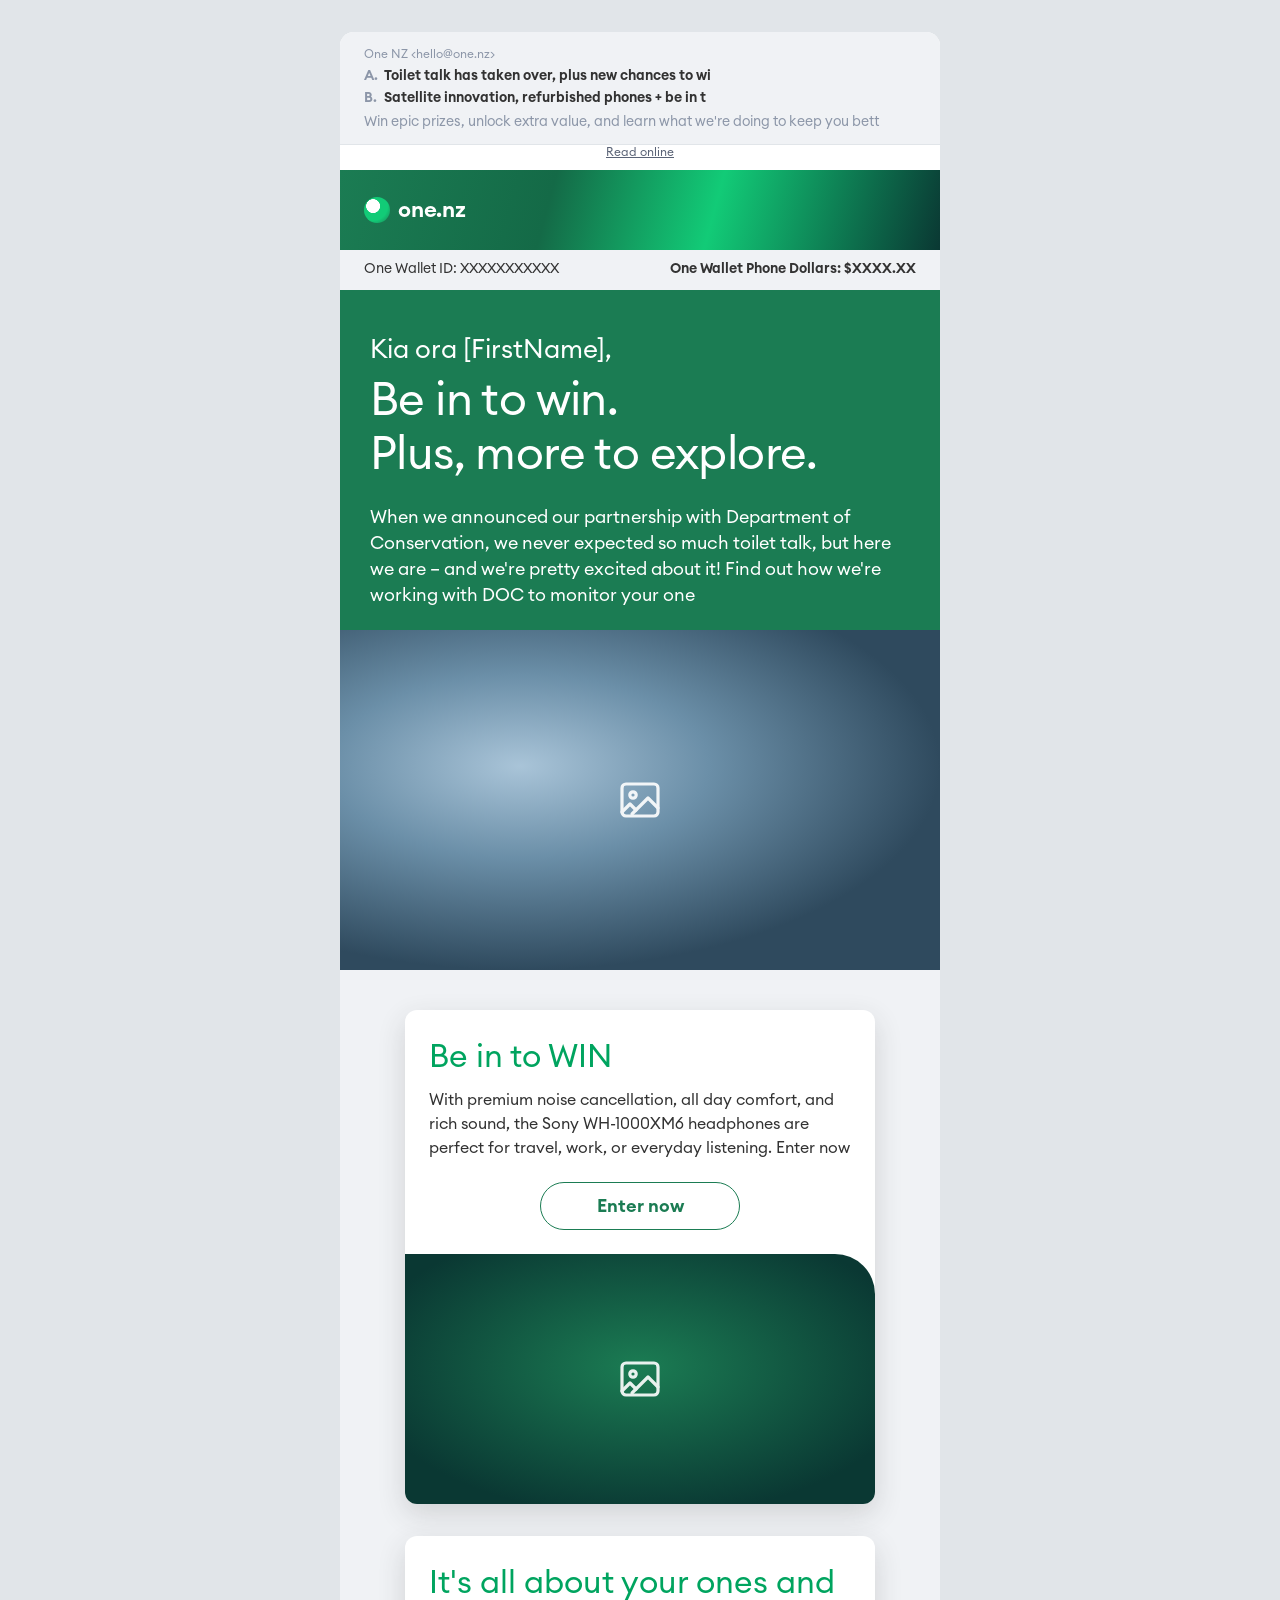
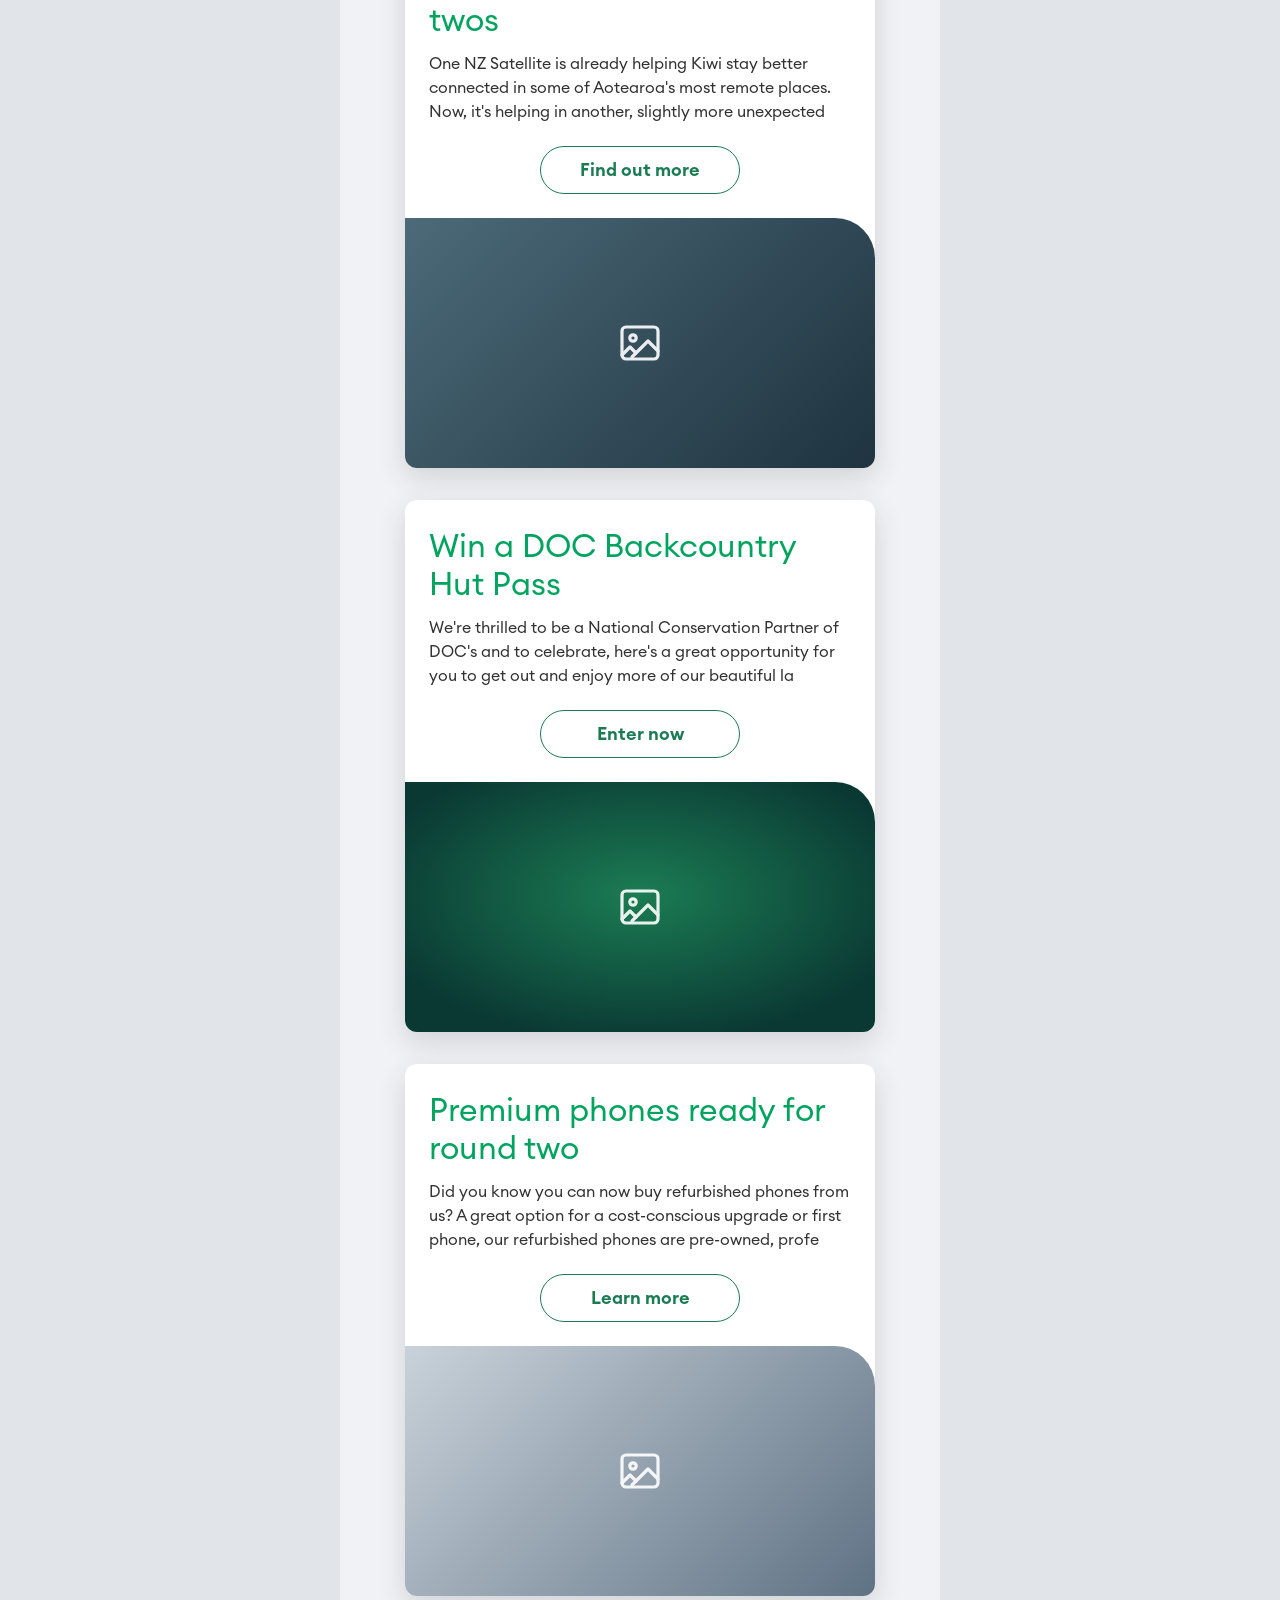
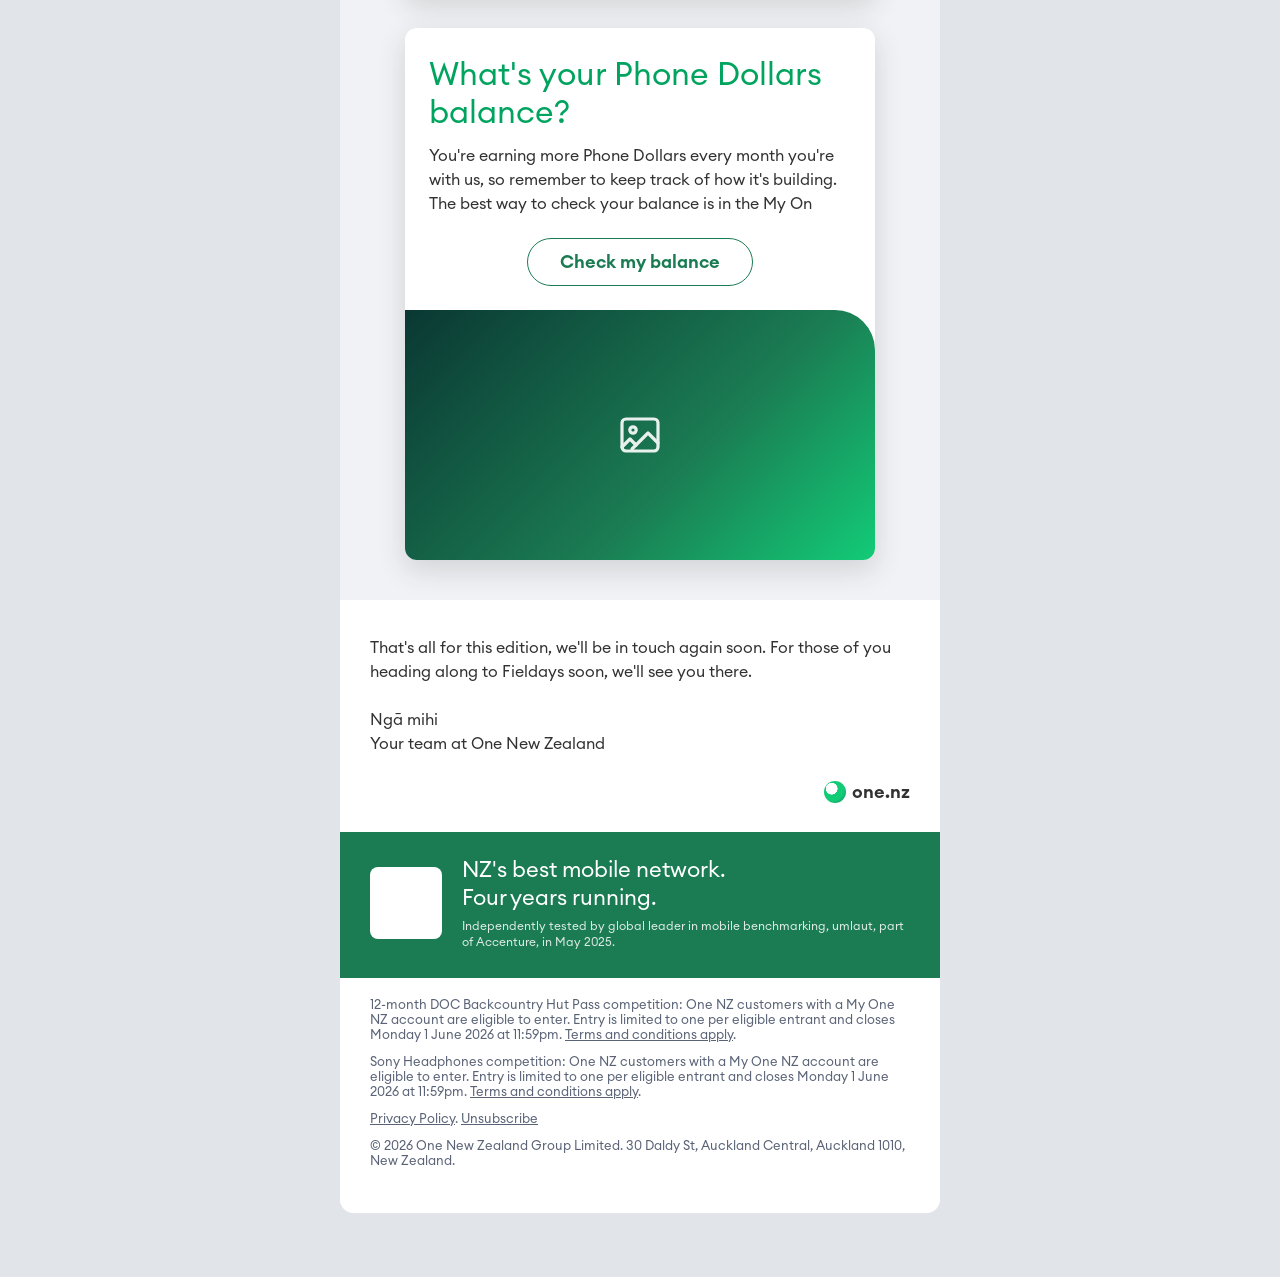
<file: containers/one_update/container.html>
<!DOCTYPE html>
<html lang="en">
<head>
<meta charset="utf-8">
<meta name="viewport" content="width=device-width,initial-scale=1">
<title>One Update — One NZ</title>
<!-- one_update — the original, copy in, modules tagged with data-module.
     Drawn to One NZ eDM Guidelines v3.0 (Oct 2025). Copy is OCS03000 Q1, verbatim.
     Where the Q1 copy breaks the guideline limits, it stays — specs.md carries the limits. -->
<style>
  /* ── brandlook.md ── */
  @font-face{font-family:'Euclid Circular A';src:url('../../brands/one_nz/assets/EuclidCircularA-Regular.otf') format('opentype');font-weight:400}
  @font-face{font-family:'Euclid Circular A';src:url('../../brands/one_nz/assets/EuclidCircularA-Semibold.otf') format('opentype');font-weight:600}
  :root{
    --font:'Euclid Circular A',Arial,sans-serif;   /* client fallback is Arial — their call, not ours */
    --ink:#323232;        /* One Grey 900 */
    --ink-soft:#5A6376;   /* One Grey 600 */
    --ink-faint:#8C96A8;  /* One Grey 400 */
    --green:#1B7C53;      /* One Green 600 — intro bg, primary CTA, divider */
    --green-text:#00A45F; /* One Green 400 — card subheads */
    --green-bright:#12CB77; /* One Green 200 — texture highlights */
    --green-deep:#0A3833; /* One Green 900 — texture shadows */
    --ground:#F0F2F5;     /* One Grey 50 — card ground, wallet strip */
    --canvas:#E1E5E9;     /* One Grey 100 — outside the email */
    --card:#FFFFFF;
  }
  *{margin:0;padding:0;box-sizing:border-box}
  body{background:var(--canvas);font-family:var(--font);color:var(--ink);padding:32px 0 64px;-webkit-font-smoothing:antialiased}
  a{color:inherit}

  .email{width:600px;margin:0 auto;background:var(--card);border-radius:14px;overflow:hidden}

  /* the client strip — from, subject (A/B), preheader — the top of the
     email card, the way an inbox shows it. First tagged module; the
     padlock sits on it. */
  .precopy{background:var(--ground);border-bottom:1px solid var(--canvas);padding:14px 24px 12px;font-size:14px;line-height:1.35}
  .precopy .from{font-size:12px;color:var(--ink-faint);margin-bottom:5px}
  .precopy .subj{font-weight:600}
  .precopy .subj + .subj{margin-top:3px}
  .precopy .pre{color:var(--ink-faint);margin-top:5px}
  .precopy .l{display:inline-block;width:20px;color:var(--ink-faint)}
  .readonline{text-align:center;font-size:12px;color:var(--ink-soft);padding:0 0 10px;text-decoration:underline}

  /* header block — logo strip 80 / grey strip 40 / no texture strip (dark block below) */
  .logo{height:80px;display:flex;align-items:center;padding:0 24px;
    background:linear-gradient(105deg,var(--green) 0%,#146A47 35%,var(--green-bright) 62%,var(--green-deep) 100%)}
  .logo .mark{display:flex;align-items:center;gap:8px;color:#fff;font-size:22px;font-weight:600;letter-spacing:-.2px}
  .logo .mark i{width:26px;height:26px;border-radius:50%;background:radial-gradient(circle at 35% 35%,#fff 0 28%,var(--green-bright) 30% 60%,var(--green) 100%)}
  .wallet{height:40px;background:var(--ground);display:flex;justify-content:space-between;align-items:center;padding:0 24px;font-size:14px;line-height:17px}
  .wallet b{font-weight:600}

  /* intro block — brand intro, green, 90% copy width */
  .intro{background:var(--green);color:#fff;padding:36px 30px 0}
  .intro .salut{font-size:26px;line-height:48px}
  .intro h1{font-weight:400;font-size:46px;line-height:54px;letter-spacing:-.6px;margin:0 0 22px}
  .intro p{font-size:18px;line-height:26px;margin-bottom:18px}
  .intro .hero{margin:22px -30px 0;height:340px;background:
    radial-gradient(70% 60% at 30% 40%,#a9c4d8 0%,#6b8fa8 45%,#2f4a5e 100%)}

  /* cards — on One Grey 50, 470 max, radius 40 (card) / 12 (image) */
  .cards{background:var(--ground);padding:40px 0 20px}
  .cardwrap{padding:0 0 32px}
  .cardwrap:last-child{padding-bottom:20px}
  .c{width:470px;margin:0 auto;background:var(--card);border-radius:12px;padding:28px 24px 0;overflow:hidden;
    box-shadow:0 10px 28px rgba(50,50,50,.16)}
  .c h2{font-weight:400;font-size:32px;line-height:38px;color:var(--green-text);margin-bottom:12px}
  .c p{font-size:16px;line-height:24px;margin-bottom:22px}
  .c .img{height:250px;border-radius:0 40px 0 0;margin:24px -24px 0;background:linear-gradient(135deg,#4c6a78,#1f3340)}
  .c[data-type="prize"] .img{background:radial-gradient(60% 60% at 50% 45%,#1B7C53 0%,#0A3833 100%)}
  .c[data-type="product"] .img{background:linear-gradient(135deg,#c9d2da,#5f7284)}
  .c[data-type="housekeeping"] .img{background:linear-gradient(135deg,#0A3833,#1B7C53 60%,#12CB77)}

  /* image slots — white image icon, centred */
  [data-module="hero"],[data-module="card-image"],.banner .badge{position:relative}
  [data-module="hero"]::after,[data-module="card-image"]::after{content:'';position:absolute;left:50%;top:50%;width:48px;height:48px;transform:translate(-50%,-50%);
    background:url("data:image/svg+xml;utf8,<svg xmlns='http://www.w3.org/2000/svg' viewBox='0 0 24 24' fill='none' stroke='white' stroke-width='1.6' stroke-linecap='round' stroke-linejoin='round'><rect x='3' y='4' width='18' height='16' rx='2'/><circle cx='8.5' cy='9.5' r='1.6'/><path d='M21 16l-5-5-8 8'/><path d='M3 18l4-4 3 3'/></svg>") center/contain no-repeat;opacity:.9}

  /* CTA — pill, Semibold 18, ≤24 chars. Cards take secondary only. */
  .btn{display:block;width:max-content;min-width:200px;margin:0 auto;text-align:center;font-weight:600;font-size:18px;line-height:26px;
    padding:10px 32px;border-radius:100px;text-decoration:none;border:1.5px solid var(--green)}
  .btn.primary{background:var(--green);color:#fff}
  .btn.secondary{background:transparent;color:var(--green)}

  /* sign-off — white, ≤250 chars */
  .signoff{background:var(--card);padding:36px 30px 28px;font-size:16px;line-height:24px}
  .signoff p{margin-bottom:24px}
  .signoff .mark{display:flex;align-items:center;justify-content:flex-end;gap:6px;font-size:18px;font-weight:600}
  .signoff .mark i{width:22px;height:22px;border-radius:50%;background:radial-gradient(circle at 35% 35%,#fff 0 28%,var(--green-bright) 30% 60%,var(--green) 100%)}

  /* banner — fixed ATL slot, business-approved */
  .banner{background:var(--green);color:#fff;padding:24px 30px;display:flex;gap:20px;align-items:center}
  .banner .badge{width:72px;height:72px;border-radius:8px;background:#fff;flex:none}
  .banner h3{font-weight:400;font-size:22px;line-height:28px}
  .banner small{display:block;font-size:12px;line-height:16px;margin-top:6px;opacity:.85}

  /* base — 4px green divider, terms 13/15 */
  .base{background:var(--card);border-top:4px solid var(--green);padding:20px 30px 32px;font-size:13px;line-height:15px;color:var(--ink-soft)}
  .base p{margin-bottom:12px}
</style>
</head>
<body>

<div class="email">
  <div class="precopy" data-module="precopy">
    <div class="from">One NZ &lt;hello@one.nz&gt;</div>
    <div class="subj" data-module="subject" data-variant="A"><span class="l">A.</span>Toilet talk has taken over, plus new chances to wi</div>
    <div class="subj" data-module="subject" data-variant="B"><span class="l">B.</span>Satellite innovation, refurbished phones + be in t</div>
    <div class="pre" data-module="preheader">Win epic prizes, unlock extra value, and learn what we're doing to keep you bett</div>
  </div>
  <div class="readonline" data-module="readonline">Read online</div>

  <div class="logo" data-module="header"><span class="mark"><i></i>one.nz</span></div>
  <div class="wallet" data-module="wallet"><span>One Wallet ID: XXXXXXXXXXX</span><b>One Wallet Phone Dollars: $XXXX.XX</b></div>

  <div class="intro" data-module="intro">
    <div class="salut" data-module="salutation">Kia ora [FirstName],</div>
    <h1 data-module="headline">Be in to win.<br>Plus, more to explore.</h1>
    <div data-module="intro-copy">
      <p>When we announced our partnership with Department of Conservation, we never expected so much toilet talk, but here we are – and we're pretty excited about it! Find out how we're working with DOC to monitor your one</p>
    </div>
    <div class="hero" data-module="hero"></div>
  </div>

  <div class="cards" data-module="cards">

    <div class="cardwrap"><div class="c" data-module="card" data-card="1" data-type="prize">
      <h2 data-module="card-title">Be in to WIN</h2>
      <p data-module="card-body">With premium noise cancellation, all day comfort, and rich sound, the Sony WH-1000XM6 headphones are perfect for travel, work, or everyday listening. Enter now </p>
      <a class="btn secondary" href="#" data-module="card-cta">Enter now</a>
      <div class="img" data-module="card-image"></div>
    </div></div>

    <div class="cardwrap"><div class="c" data-module="card" data-card="2" data-type="news">
      <h2 data-module="card-title">It's all about your ones and twos</h2>
      <p data-module="card-body">One NZ Satellite is already helping Kiwi stay better connected in some of Aotearoa's most remote places. Now, it's helping in another, slightly more unexpected </p>
      <a class="btn secondary" href="#" data-module="card-cta">Find out more</a>
      <div class="img" data-module="card-image"></div>
    </div></div>

    <div class="cardwrap"><div class="c" data-module="card" data-card="3" data-type="prize">
      <h2 data-module="card-title">Win a DOC Backcountry Hut Pass</h2>
      <p data-module="card-body">We're thrilled to be a National Conservation Partner of DOC's and to celebrate, here's a great opportunity for you to get out and enjoy more of our beautiful la</p>
      <a class="btn secondary" href="#" data-module="card-cta">Enter now</a>
      <div class="img" data-module="card-image"></div>
    </div></div>

    <div class="cardwrap"><div class="c" data-module="card" data-card="4" data-type="product">
      <h2 data-module="card-title">Premium phones ready for round two</h2>
      <p data-module="card-body">Did you know you can now buy refurbished phones from us? A great option for a cost-conscious upgrade or first phone, our refurbished phones are pre-owned, profe</p>
      <a class="btn secondary" href="#" data-module="card-cta">Learn more</a>
      <div class="img" data-module="card-image"></div>
    </div></div>

    <div class="cardwrap"><div class="c" data-module="card" data-card="5" data-type="housekeeping">
      <h2 data-module="card-title">What's your Phone Dollars balance?</h2>
      <p data-module="card-body">You're earning more Phone Dollars every month you're with us, so remember to keep track of how it's building. The best way to check your balance is in the My On</p>
      <a class="btn secondary" href="#" data-module="card-cta">Check my balance</a>
      <div class="img" data-module="card-image"></div>
    </div></div>

  </div>

  <div class="signoff" data-module="signoff">
    <p data-module="signoff-copy">That's all for this edition, we'll be in touch again soon. For those of you heading along to Fieldays soon, we'll see you there.</p>
    <p>Ngā mihi<br>Your team at One New Zealand</p>
    <div class="mark"><i></i>one.nz</div>
  </div>

  <div class="banner" data-module="banner">
    <div class="badge"></div>
    <div><h3>NZ's best mobile network.<br>Four years running.</h3>
    <small>Independently tested by global leader in mobile benchmarking, umlaut, part of Accenture, in May 2025.</small></div>
  </div>

  <div class="base" data-module="base">
    <div data-module="legals">
      <p>12-month DOC Backcountry Hut Pass competition: One NZ customers with a My One NZ account are eligible to enter. Entry is limited to one per eligible entrant and closes Monday 1 June 2026 at 11:59pm. <a href="#">Terms and conditions apply</a>.</p>
      <p>Sony Headphones competition: One NZ customers with a My One NZ account are eligible to enter. Entry is limited to one per eligible entrant and closes Monday 1 June 2026 at 11:59pm. <a href="#">Terms and conditions apply</a>.</p>
    </div>
    <p><a href="#">Privacy Policy</a>. <a href="#">Unsubscribe</a></p>
    <p>© 2026 One New Zealand Group Limited. 30 Daldy St, Auckland Central, Auckland 1010, New Zealand.</p>
  </div>
</div>

</body>
</html>
</file>
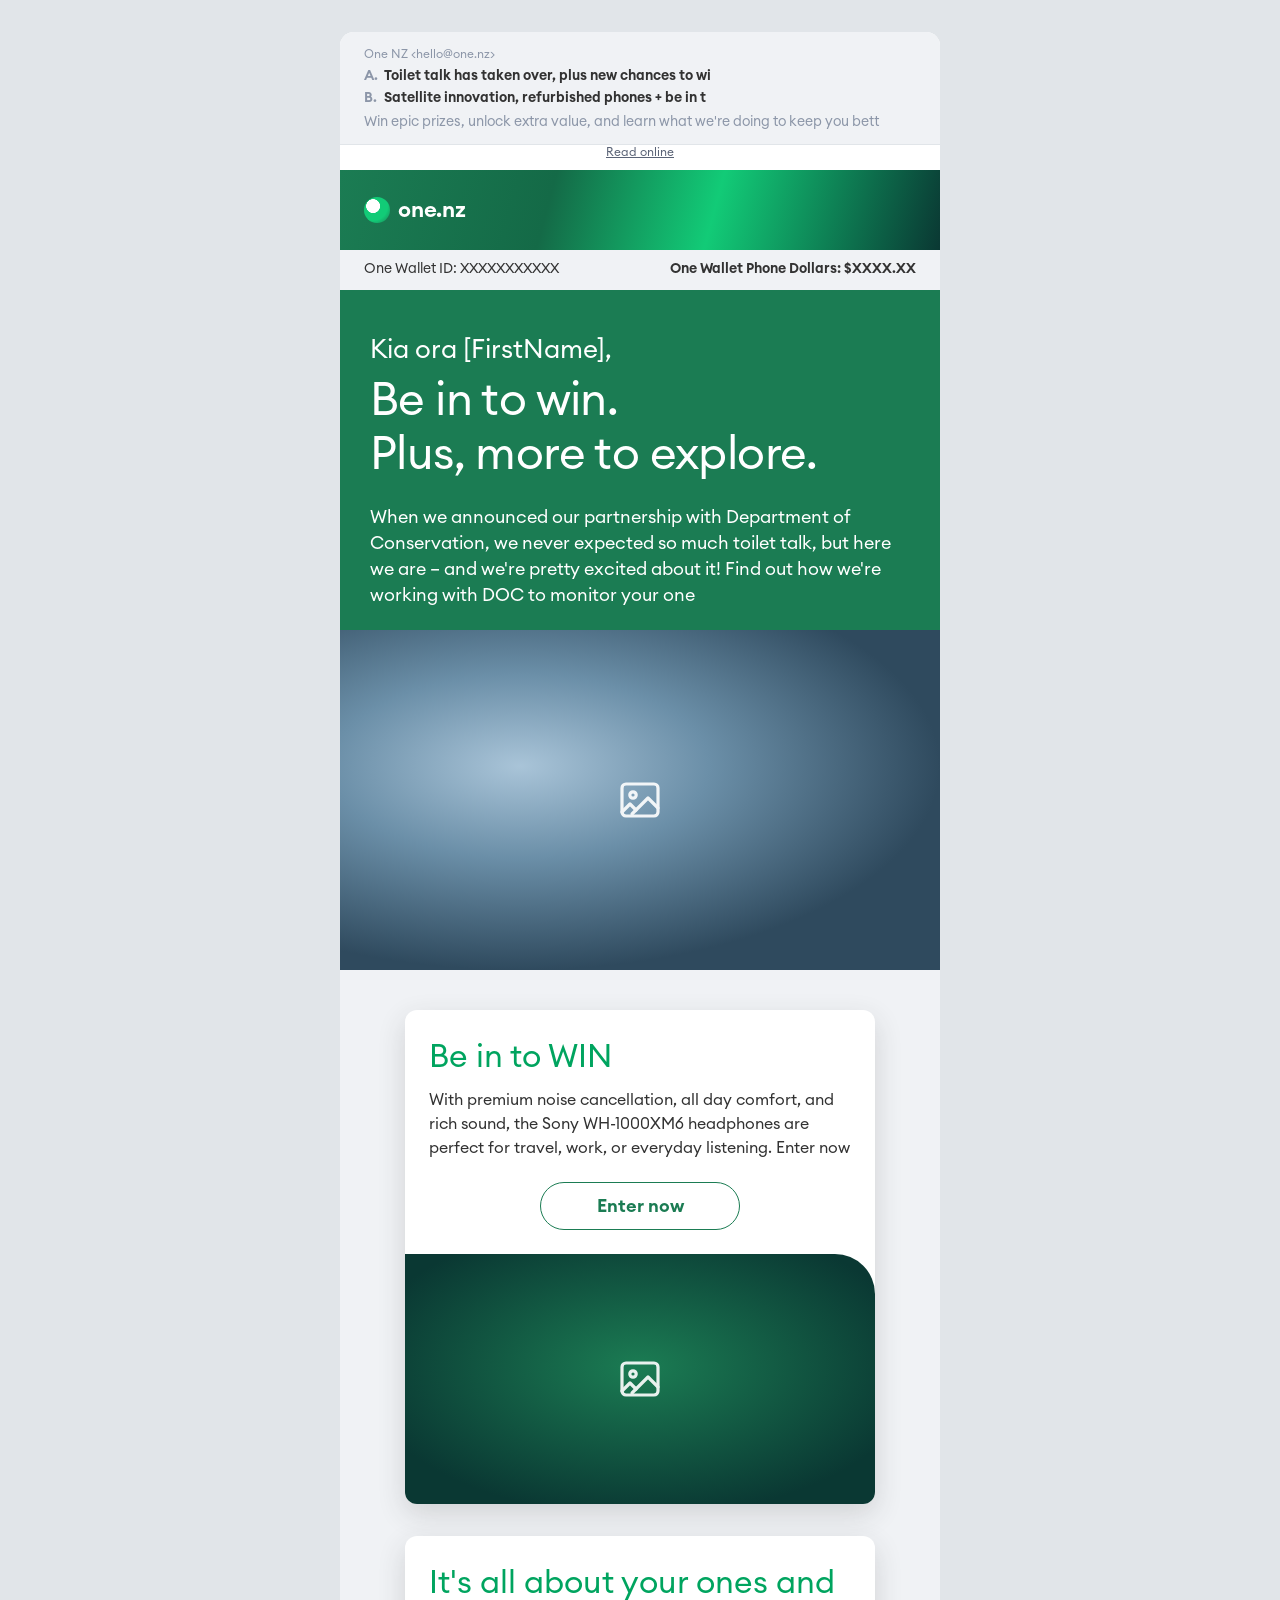
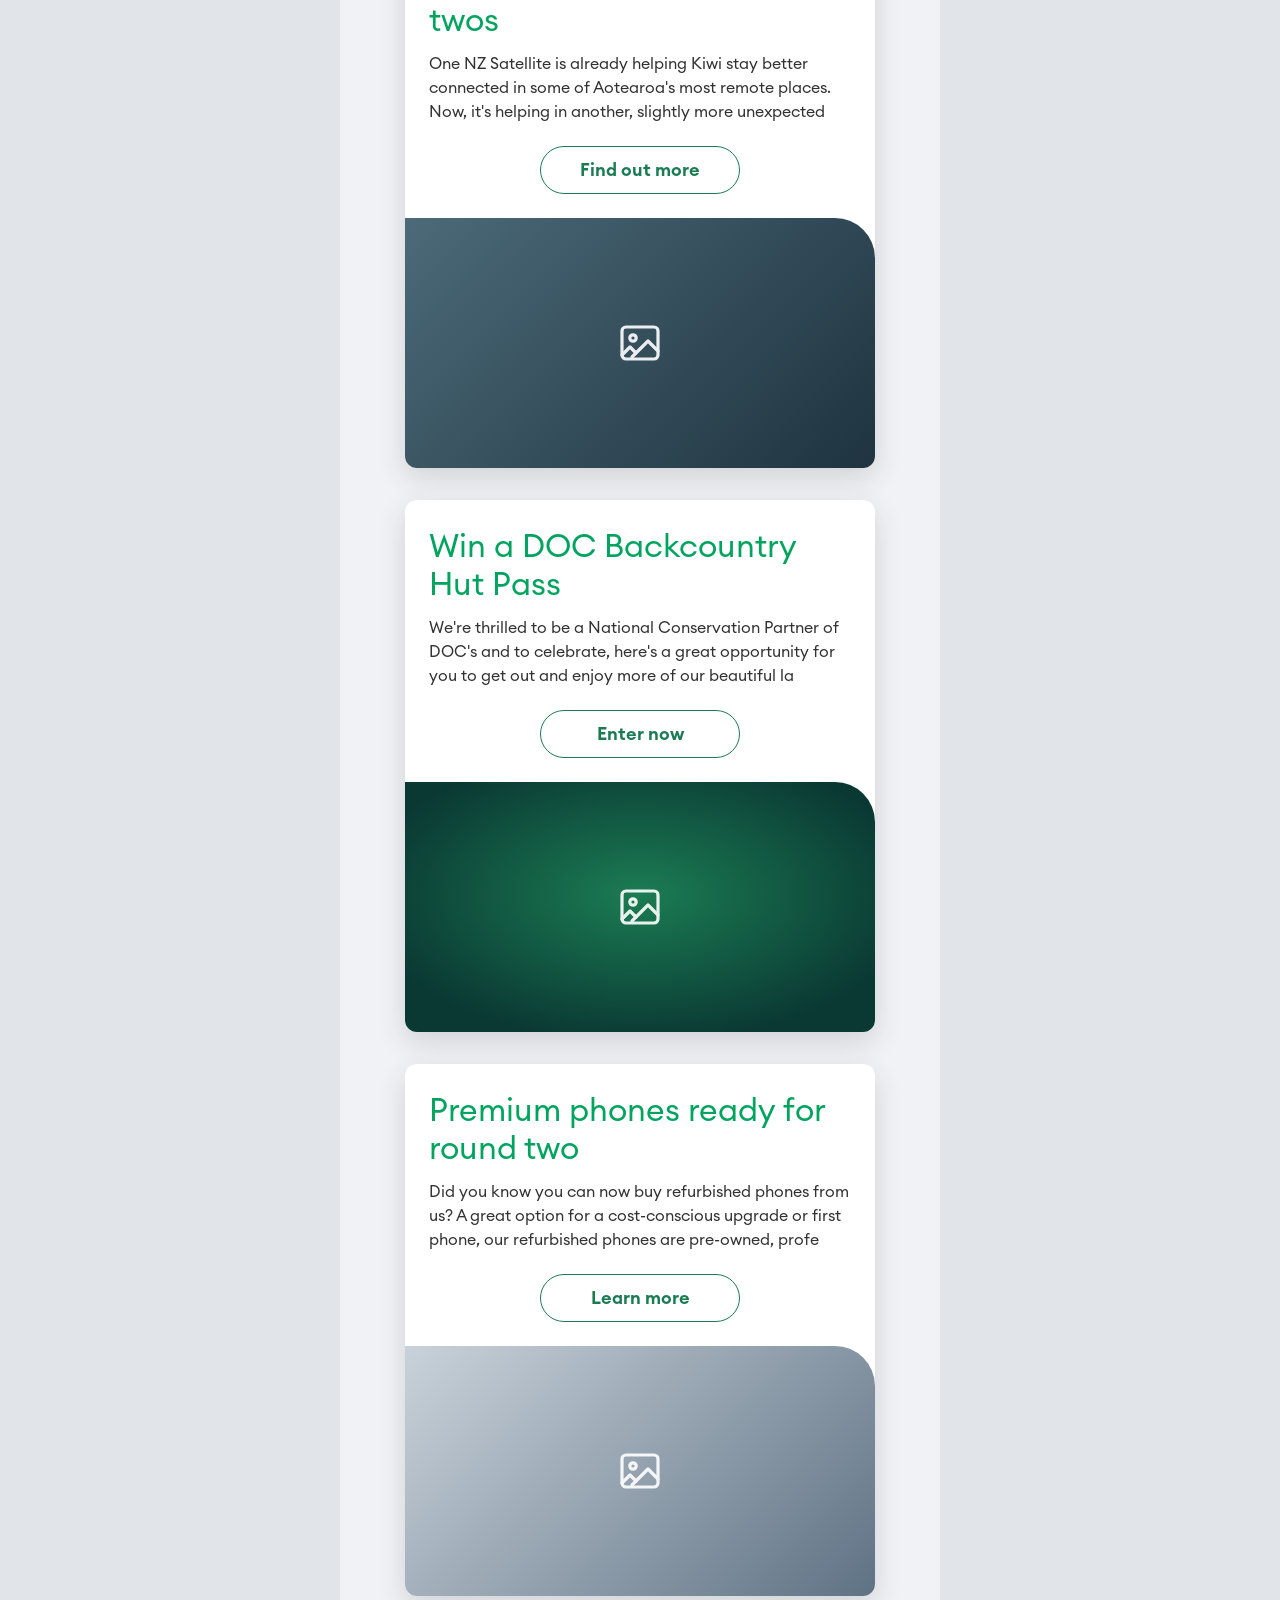
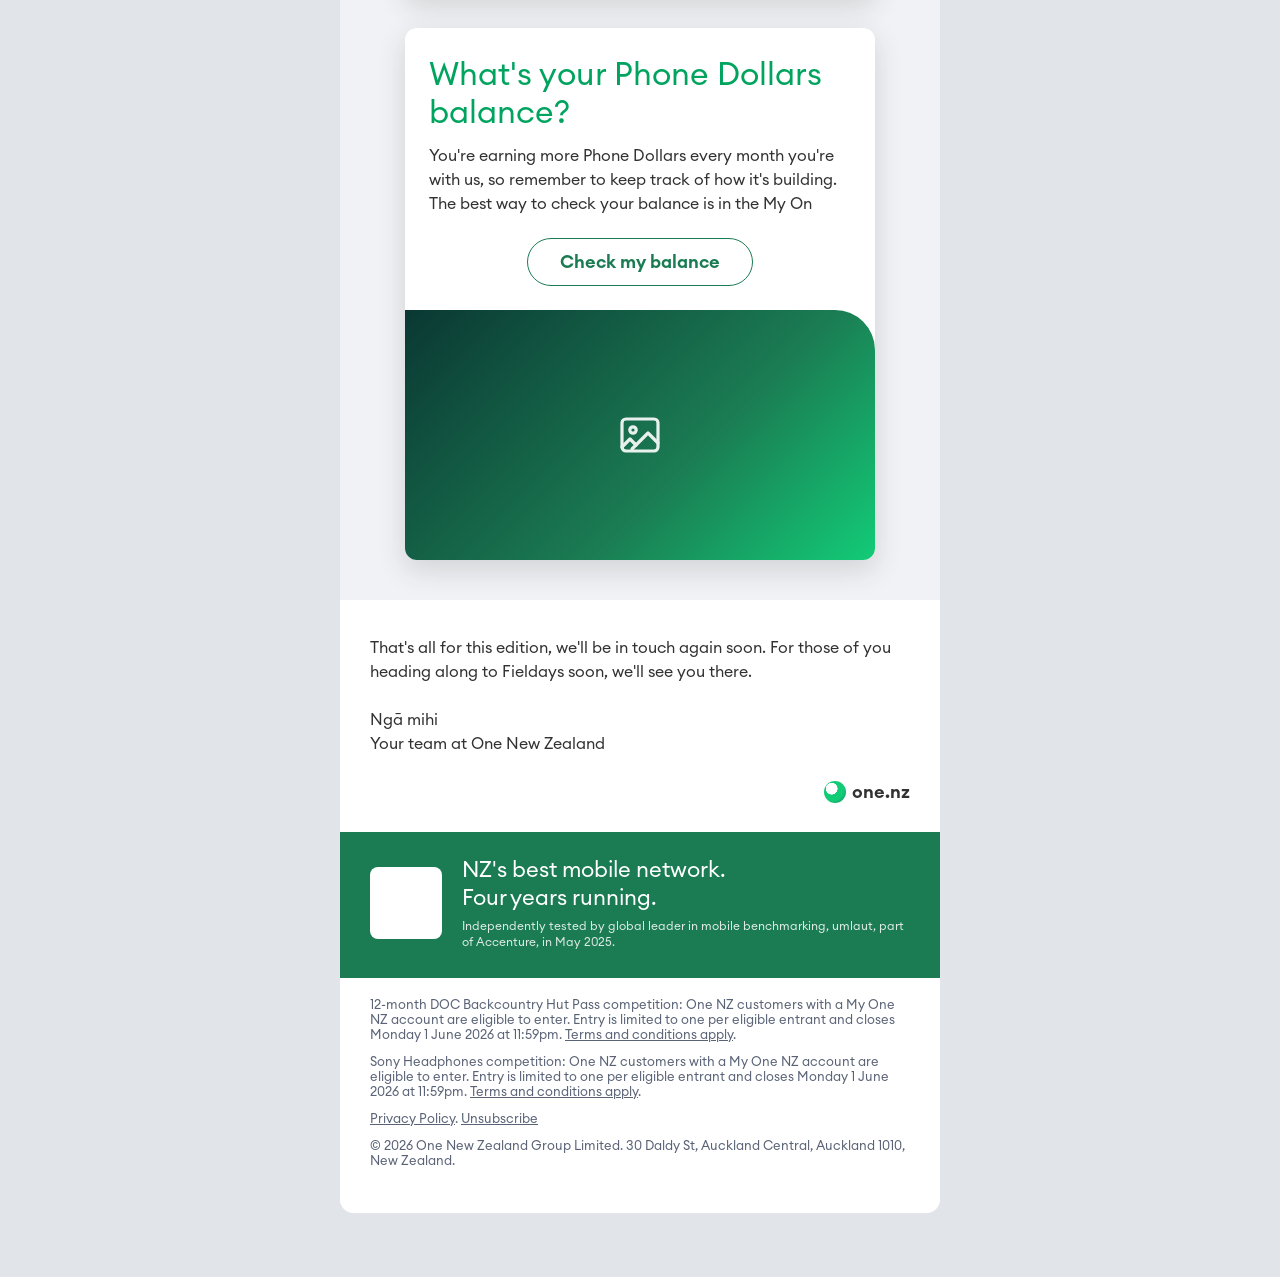
<file: containers/one_update/one_update.html>
<!DOCTYPE html>
<html lang="en">
<head>
<meta charset="utf-8">
<meta name="viewport" content="width=device-width,initial-scale=1">
<title>One Update — One NZ</title>
<!-- one_update — the original, copy in, modules tagged with data-module.
     Drawn to One NZ eDM Guidelines v3.0 (Oct 2025). Copy is OCS03000 Q1, verbatim.
     Where the Q1 copy breaks the guideline limits, it stays — specs.md carries the limits. -->
<style>
  /* ── skin.md ── */
  @font-face{font-family:'Euclid Circular A';src:url('../../brands/one_nz/assets/EuclidCircularA-Regular.otf') format('opentype');font-weight:400}
  @font-face{font-family:'Euclid Circular A';src:url('../../brands/one_nz/assets/EuclidCircularA-Semibold.otf') format('opentype');font-weight:600}
  :root{
    --font:'Euclid Circular A',Arial,sans-serif;   /* client fallback is Arial — their call, not ours */
    --ink:#323232;        /* One Grey 900 */
    --ink-soft:#5A6376;   /* One Grey 600 */
    --ink-faint:#8C96A8;  /* One Grey 400 */
    --green:#1B7C53;      /* One Green 600 — intro bg, primary CTA, divider */
    --green-text:#00A45F; /* One Green 400 — card subheads */
    --green-bright:#12CB77; /* One Green 200 — texture highlights */
    --green-deep:#0A3833; /* One Green 900 — texture shadows */
    --ground:#F0F2F5;     /* One Grey 50 — card ground, wallet strip */
    --canvas:#E1E5E9;     /* One Grey 100 — outside the email */
    --card:#FFFFFF;
  }
  *{margin:0;padding:0;box-sizing:border-box}
  body{background:var(--canvas);font-family:var(--font);color:var(--ink);padding:32px 0 64px;-webkit-font-smoothing:antialiased}
  a{color:inherit}

  .email{width:600px;margin:0 auto;background:var(--card);border-radius:14px;overflow:hidden}

  /* the client strip — from, subject (A/B), preheader — the top of the
     email card, the way an inbox shows it. First tagged module; the
     padlock sits on it. */
  .precopy{background:var(--ground);border-bottom:1px solid var(--canvas);padding:14px 24px 12px;font-size:14px;line-height:1.35}
  .precopy .from{font-size:12px;color:var(--ink-faint);margin-bottom:5px}
  .precopy .subj{font-weight:600}
  .precopy .subj + .subj{margin-top:3px}
  .precopy .pre{color:var(--ink-faint);margin-top:5px}
  .precopy .l{display:inline-block;width:20px;color:var(--ink-faint)}
  .readonline{text-align:center;font-size:12px;color:var(--ink-soft);padding:0 0 10px;text-decoration:underline}

  /* header block — logo strip 80 / grey strip 40 / no texture strip (dark block below) */
  .logo{height:80px;display:flex;align-items:center;padding:0 24px;
    background:linear-gradient(105deg,var(--green) 0%,#146A47 35%,var(--green-bright) 62%,var(--green-deep) 100%)}
  .logo .mark{display:flex;align-items:center;gap:8px;color:#fff;font-size:22px;font-weight:600;letter-spacing:-.2px}
  .logo .mark i{width:26px;height:26px;border-radius:50%;background:radial-gradient(circle at 35% 35%,#fff 0 28%,var(--green-bright) 30% 60%,var(--green) 100%)}
  .wallet{height:40px;background:var(--ground);display:flex;justify-content:space-between;align-items:center;padding:0 24px;font-size:14px;line-height:17px}
  .wallet b{font-weight:600}

  /* intro block — brand intro, green, 90% copy width */
  .intro{background:var(--green);color:#fff;padding:36px 30px 0}
  .intro .salut{font-size:26px;line-height:48px}
  .intro h1{font-weight:400;font-size:46px;line-height:54px;letter-spacing:-.6px;margin:0 0 22px}
  .intro p{font-size:18px;line-height:26px;margin-bottom:18px}
  .intro .hero{margin:22px -30px 0;height:340px;background:
    radial-gradient(70% 60% at 30% 40%,#a9c4d8 0%,#6b8fa8 45%,#2f4a5e 100%)}

  /* cards — on One Grey 50, 470 max, radius 40 (card) / 12 (image) */
  .cards{background:var(--ground);padding:40px 0 20px}
  .cardwrap{padding:0 0 32px}
  .cardwrap:last-child{padding-bottom:20px}
  .c{width:470px;margin:0 auto;background:var(--card);border-radius:12px;padding:28px 24px 0;overflow:hidden;
    box-shadow:0 10px 28px rgba(50,50,50,.16)}
  .c h2{font-weight:400;font-size:32px;line-height:38px;color:var(--green-text);margin-bottom:12px}
  .c p{font-size:16px;line-height:24px;margin-bottom:22px}
  .c .img{height:250px;border-radius:0 40px 0 0;margin:24px -24px 0;background:linear-gradient(135deg,#4c6a78,#1f3340)}
  .c[data-type="prize"] .img{background:radial-gradient(60% 60% at 50% 45%,#1B7C53 0%,#0A3833 100%)}
  .c[data-type="product"] .img{background:linear-gradient(135deg,#c9d2da,#5f7284)}
  .c[data-type="housekeeping"] .img{background:linear-gradient(135deg,#0A3833,#1B7C53 60%,#12CB77)}

  /* image slots — white image icon, centred */
  [data-module="hero"],[data-module="card-image"],.banner .badge{position:relative}
  [data-module="hero"]::after,[data-module="card-image"]::after{content:'';position:absolute;left:50%;top:50%;width:48px;height:48px;transform:translate(-50%,-50%);
    background:url("data:image/svg+xml;utf8,<svg xmlns='http://www.w3.org/2000/svg' viewBox='0 0 24 24' fill='none' stroke='white' stroke-width='1.6' stroke-linecap='round' stroke-linejoin='round'><rect x='3' y='4' width='18' height='16' rx='2'/><circle cx='8.5' cy='9.5' r='1.6'/><path d='M21 16l-5-5-8 8'/><path d='M3 18l4-4 3 3'/></svg>") center/contain no-repeat;opacity:.9}

  /* CTA — pill, Semibold 18, ≤24 chars. Cards take secondary only. */
  .btn{display:block;width:max-content;min-width:200px;margin:0 auto;text-align:center;font-weight:600;font-size:18px;line-height:26px;
    padding:10px 32px;border-radius:100px;text-decoration:none;border:1.5px solid var(--green)}
  .btn.primary{background:var(--green);color:#fff}
  .btn.secondary{background:transparent;color:var(--green)}

  /* sign-off — white, ≤250 chars */
  .signoff{background:var(--card);padding:36px 30px 28px;font-size:16px;line-height:24px}
  .signoff p{margin-bottom:24px}
  .signoff .mark{display:flex;align-items:center;justify-content:flex-end;gap:6px;font-size:18px;font-weight:600}
  .signoff .mark i{width:22px;height:22px;border-radius:50%;background:radial-gradient(circle at 35% 35%,#fff 0 28%,var(--green-bright) 30% 60%,var(--green) 100%)}

  /* banner — fixed ATL slot, business-approved */
  .banner{background:var(--green);color:#fff;padding:24px 30px;display:flex;gap:20px;align-items:center}
  .banner .badge{width:72px;height:72px;border-radius:8px;background:#fff;flex:none}
  .banner h3{font-weight:400;font-size:22px;line-height:28px}
  .banner small{display:block;font-size:12px;line-height:16px;margin-top:6px;opacity:.85}

  /* base — 4px green divider, terms 13/15 */
  .base{background:var(--card);border-top:4px solid var(--green);padding:20px 30px 32px;font-size:13px;line-height:15px;color:var(--ink-soft)}
  .base p{margin-bottom:12px}
</style>
</head>
<body>

<div class="email">
  <div class="precopy" data-module="precopy">
    <div class="from">One NZ &lt;hello@one.nz&gt;</div>
    <div class="subj" data-module="subject" data-variant="A"><span class="l">A.</span>Toilet talk has taken over, plus new chances to wi</div>
    <div class="subj" data-module="subject" data-variant="B"><span class="l">B.</span>Satellite innovation, refurbished phones + be in t</div>
    <div class="pre" data-module="preheader">Win epic prizes, unlock extra value, and learn what we're doing to keep you bett</div>
  </div>
  <div class="readonline" data-module="readonline">Read online</div>

  <div class="logo" data-module="header"><span class="mark"><i></i>one.nz</span></div>
  <div class="wallet" data-module="wallet"><span>One Wallet ID: XXXXXXXXXXX</span><b>One Wallet Phone Dollars: $XXXX.XX</b></div>

  <div class="intro" data-module="intro">
    <div class="salut" data-module="salutation">Kia ora [FirstName],</div>
    <h1 data-module="headline">Be in to win.<br>Plus, more to explore.</h1>
    <div data-module="intro-copy">
      <p>When we announced our partnership with Department of Conservation, we never expected so much toilet talk, but here we are – and we're pretty excited about it! Find out how we're working with DOC to monitor your one</p>
    </div>
    <div class="hero" data-module="hero"></div>
  </div>

  <div class="cards" data-module="cards">

    <div class="cardwrap"><div class="c" data-module="card" data-card="1" data-type="prize">
      <h2 data-module="card-title">Be in to WIN</h2>
      <p data-module="card-body">With premium noise cancellation, all day comfort, and rich sound, the Sony WH-1000XM6 headphones are perfect for travel, work, or everyday listening. Enter now </p>
      <a class="btn secondary" href="#" data-module="card-cta">Enter now</a>
      <div class="img" data-module="card-image"></div>
    </div></div>

    <div class="cardwrap"><div class="c" data-module="card" data-card="2" data-type="news">
      <h2 data-module="card-title">It's all about your ones and twos</h2>
      <p data-module="card-body">One NZ Satellite is already helping Kiwi stay better connected in some of Aotearoa's most remote places. Now, it's helping in another, slightly more unexpected </p>
      <a class="btn secondary" href="#" data-module="card-cta">Find out more</a>
      <div class="img" data-module="card-image"></div>
    </div></div>

    <div class="cardwrap"><div class="c" data-module="card" data-card="3" data-type="prize">
      <h2 data-module="card-title">Win a DOC Backcountry Hut Pass</h2>
      <p data-module="card-body">We're thrilled to be a National Conservation Partner of DOC's and to celebrate, here's a great opportunity for you to get out and enjoy more of our beautiful la</p>
      <a class="btn secondary" href="#" data-module="card-cta">Enter now</a>
      <div class="img" data-module="card-image"></div>
    </div></div>

    <div class="cardwrap"><div class="c" data-module="card" data-card="4" data-type="product">
      <h2 data-module="card-title">Premium phones ready for round two</h2>
      <p data-module="card-body">Did you know you can now buy refurbished phones from us? A great option for a cost-conscious upgrade or first phone, our refurbished phones are pre-owned, profe</p>
      <a class="btn secondary" href="#" data-module="card-cta">Learn more</a>
      <div class="img" data-module="card-image"></div>
    </div></div>

    <div class="cardwrap"><div class="c" data-module="card" data-card="5" data-type="housekeeping">
      <h2 data-module="card-title">What's your Phone Dollars balance?</h2>
      <p data-module="card-body">You're earning more Phone Dollars every month you're with us, so remember to keep track of how it's building. The best way to check your balance is in the My On</p>
      <a class="btn secondary" href="#" data-module="card-cta">Check my balance</a>
      <div class="img" data-module="card-image"></div>
    </div></div>

  </div>

  <div class="signoff" data-module="signoff">
    <p data-module="signoff-copy">That's all for this edition, we'll be in touch again soon. For those of you heading along to Fieldays soon, we'll see you there.</p>
    <p>Ngā mihi<br>Your team at One New Zealand</p>
    <div class="mark"><i></i>one.nz</div>
  </div>

  <div class="banner" data-module="banner">
    <div class="badge"></div>
    <div><h3>NZ's best mobile network.<br>Four years running.</h3>
    <small>Independently tested by global leader in mobile benchmarking, umlaut, part of Accenture, in May 2025.</small></div>
  </div>

  <div class="base" data-module="base">
    <div data-module="legals">
      <p>12-month DOC Backcountry Hut Pass competition: One NZ customers with a My One NZ account are eligible to enter. Entry is limited to one per eligible entrant and closes Monday 1 June 2026 at 11:59pm. <a href="#">Terms and conditions apply</a>.</p>
      <p>Sony Headphones competition: One NZ customers with a My One NZ account are eligible to enter. Entry is limited to one per eligible entrant and closes Monday 1 June 2026 at 11:59pm. <a href="#">Terms and conditions apply</a>.</p>
    </div>
    <p><a href="#">Privacy Policy</a>. <a href="#">Unsubscribe</a></p>
    <p>© 2026 One New Zealand Group Limited. 30 Daldy St, Auckland Central, Auckland 1010, New Zealand.</p>
  </div>
</div>

</body>
</html>
</file>
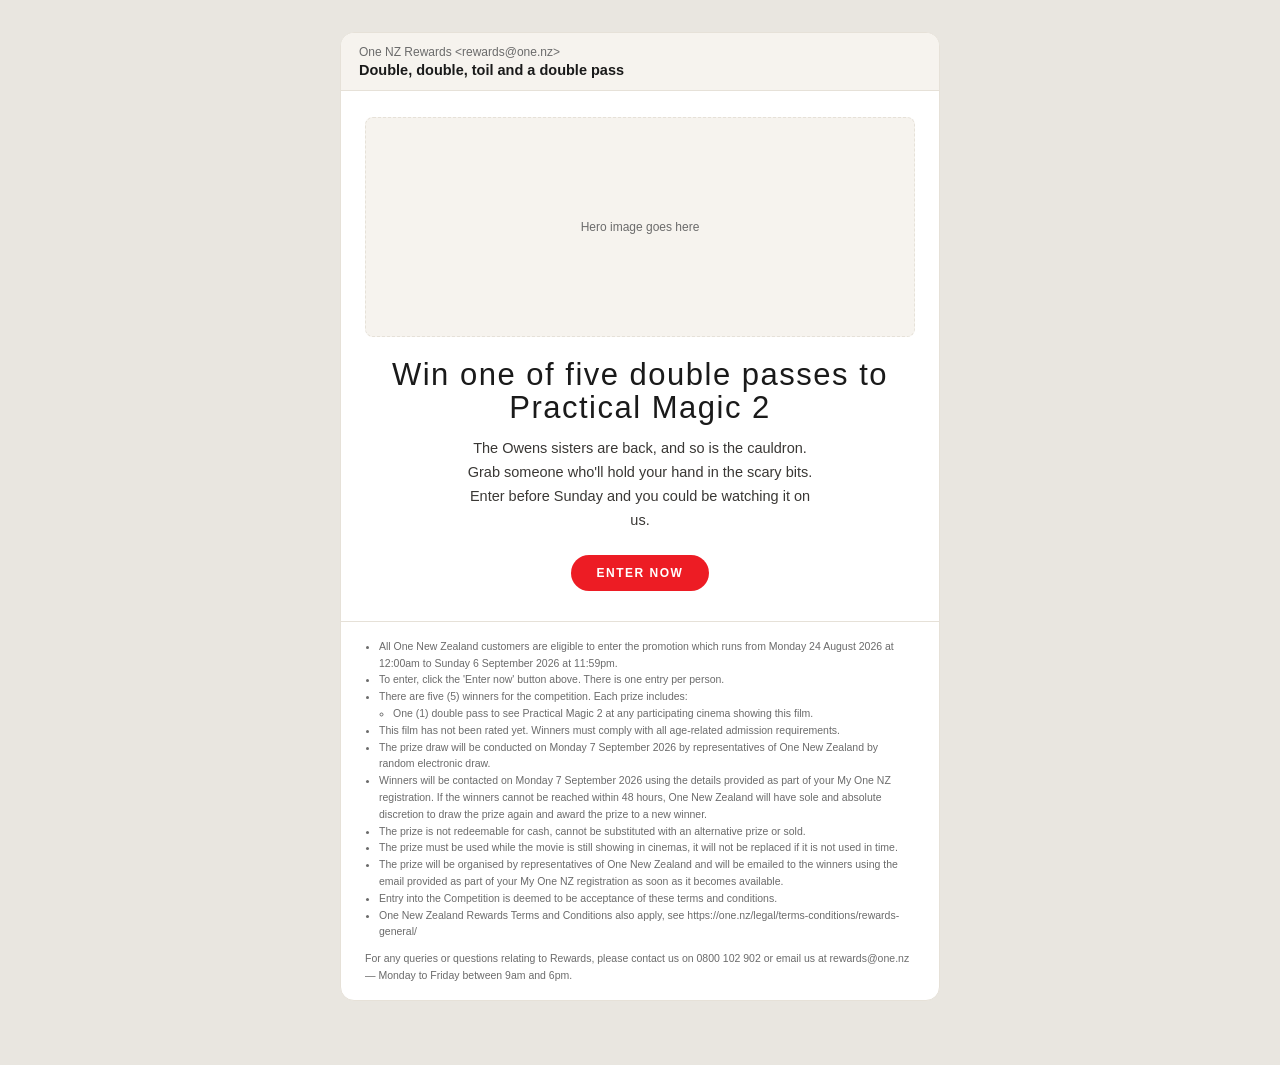
<file: containers/prize_draw/container.html>
<!DOCTYPE html>
<html lang="en">
<head>
<meta charset="utf-8">
<meta name="viewport" content="width=device-width,initial-scale=1">
<title>Rewards Tickets — One NZ</title>
<!-- prize_draw — the artefact as FIX IT renders it today, modules tagged with data-module.
     No client look (brandlook.md); this is the engine's own furniture. Copy is a modelled
     example (Practical Magic 2, plural), placeholders filled the way the engine fills them. -->
<style>
  :root{
    --font:Arial,sans-serif;       /* no client font named — brandlook.md */
    --display:'Bebas Neue','Arial Narrow',sans-serif;
    --ink:#1a1a1a; --mid:#6b6b6b; --paper:#f6f3ee; --border:#e6e1d8;
    --cta:#ed1c24;                 /* engine red today; becomes the client's once a skin lands */
    --canvas:#e9e6e0;
  }
  *{margin:0;padding:0;box-sizing:border-box}
  body{background:var(--canvas);font-family:var(--font);color:var(--ink);padding:32px 0 64px;-webkit-font-smoothing:antialiased}
  .email{width:600px;margin:0 auto;background:#fff;border:1px solid var(--border);border-radius:14px;overflow:hidden}
  .bar{background:var(--paper);border-bottom:1px solid var(--border);padding:12px 18px}
  .from{font-size:12px;color:var(--mid);margin-bottom:3px}
  .subj{font-size:14.5px;font-weight:600}
  .body{padding:26px 24px 30px;text-align:center}
  .hero{background:var(--paper);border:1px dashed var(--border);border-radius:8px;height:220px;margin:0 0 22px;
    display:flex;align-items:center;justify-content:center;color:var(--mid);font-size:12px}
  h1{font-family:var(--display);font-weight:400;font-size:31px;letter-spacing:1.5px;line-height:1.05;margin-bottom:13px}
  p{font-size:14.5px;line-height:1.65;color:#3a3835;margin:0 auto 22px;max-width:44ch}
  .btn{display:inline-block;background:var(--cta);color:#fff;border-radius:999px;padding:11px 26px;font-size:12px;
    font-weight:600;letter-spacing:1.5px;text-transform:uppercase;text-decoration:none}
  .terms{border-top:1px solid var(--border);padding:16px 24px;font-size:10.5px;color:var(--mid);line-height:1.6;text-align:left}
  .terms ul{padding-left:14px}
  .terms ul ul{padding-left:14px}
  .terms .foot{margin-top:10px}
</style>
</head>
<body>
<div class="email">
  <div class="bar" data-module="header">
    <div class="from">One NZ Rewards &lt;rewards@one.nz&gt;</div>
    <div class="subj" data-module="subject">Double, double, toil and a double pass</div>
  </div>
  <div class="body">
    <div class="hero" data-module="hero">Hero image goes here</div>
    <h1 data-module="headline">Win one of five double passes to Practical Magic 2</h1>
    <p data-module="body">The Owens sisters are back, and so is the cauldron. Grab someone who'll hold your hand in the scary bits. Enter before Sunday and you could be watching it on us.</p>
    <a class="btn" href="#" data-module="button">Enter now</a>
  </div>
  <div class="terms" data-module="terms">
    <ul>
      <li>All One New Zealand customers are eligible to enter the promotion which runs from Monday 24 August 2026 at 12:00am to Sunday 6 September 2026 at 11:59pm.</li>
      <li>To enter, click the 'Enter now' button above. There is one entry per person.</li>
      <li>There are five (5) winners for the competition. Each prize includes:
        <ul><li>One (1) double pass to see Practical Magic 2 at any participating cinema showing this film.</li></ul>
      </li>
      <li>This film has not been rated yet. Winners must comply with all age-related admission requirements.</li>
      <li>The prize draw will be conducted on Monday 7 September 2026 by representatives of One New Zealand by random electronic draw.</li>
      <li>Winners will be contacted on Monday 7 September 2026 using the details provided as part of your My One NZ registration. If the winners cannot be reached within 48 hours, One New Zealand will have sole and absolute discretion to draw the prize again and award the prize to a new winner.</li>
      <li>The prize is not redeemable for cash, cannot be substituted with an alternative prize or sold.</li>
      <li>The prize must be used while the movie is still showing in cinemas, it will not be replaced if it is not used in time.</li>
      <li>The prize will be organised by representatives of One New Zealand and will be emailed to the winners using the email provided as part of your My One NZ registration as soon as it becomes available.</li>
      <li>Entry into the Competition is deemed to be acceptance of these terms and conditions.</li>
      <li>One New Zealand Rewards Terms and Conditions also apply, see https://one.nz/legal/terms-conditions/rewards-general/</li>
    </ul>
    <div class="foot" data-module="footer">For any queries or questions relating to Rewards, please contact us on 0800 102 902 or email us at rewards@one.nz — Monday to Friday between 9am and 6pm.</div>
  </div>
</div>
</body>
</html>
</file>
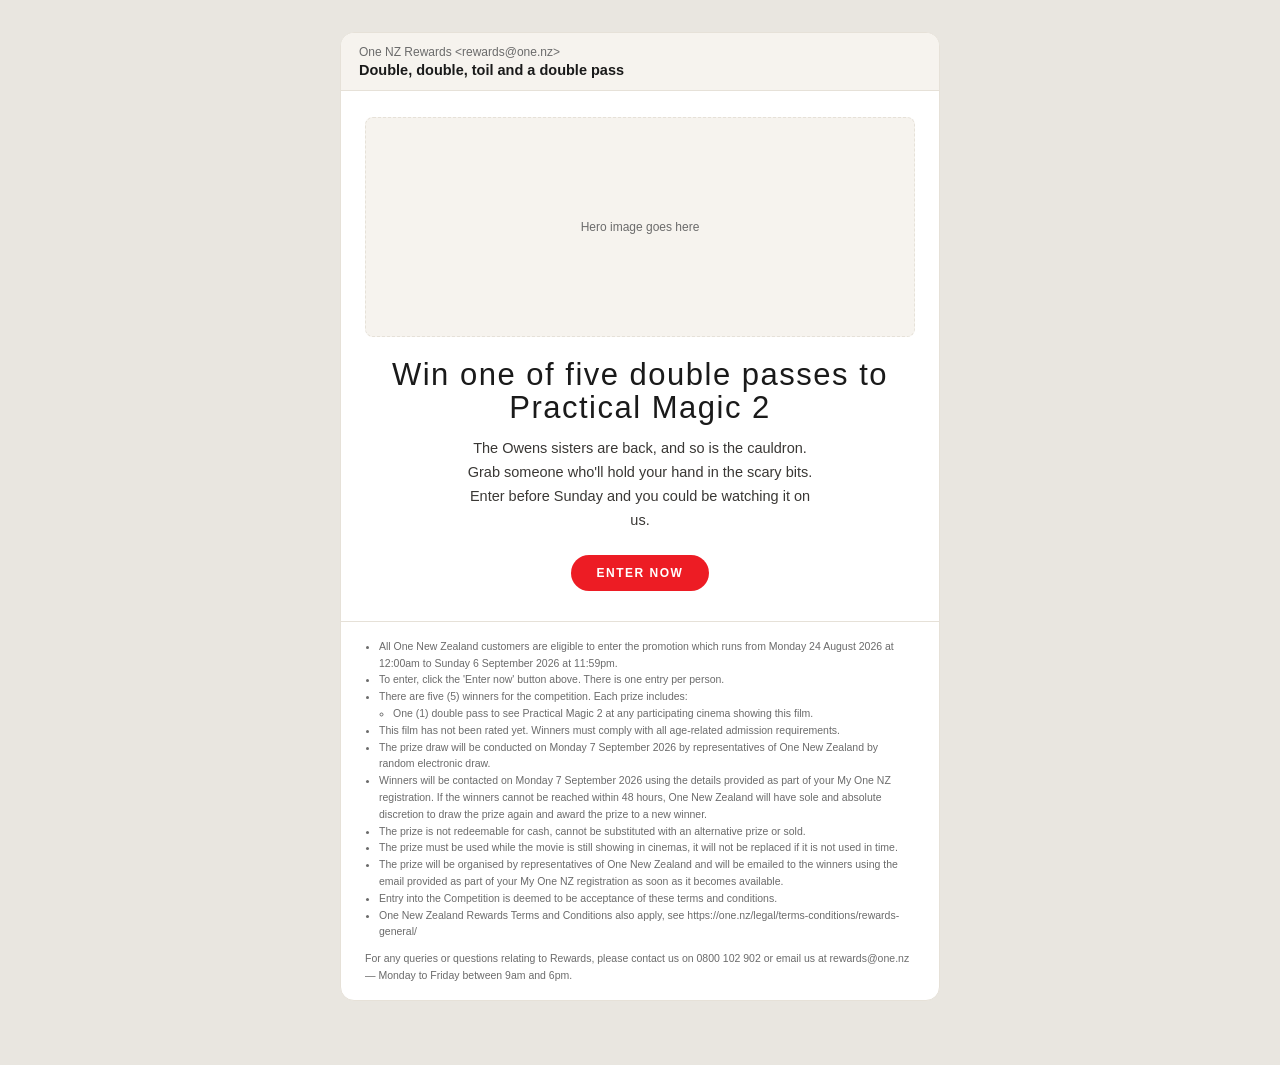
<file: containers/prize_draw/prize_draw.html>
<!DOCTYPE html>
<html lang="en">
<head>
<meta charset="utf-8">
<meta name="viewport" content="width=device-width,initial-scale=1">
<title>Rewards Tickets — One NZ</title>
<!-- prize_draw — the artefact as FIX IT renders it today, modules tagged with data-module.
     No client skin (skin.md); this is the engine's own furniture. Copy is a modelled
     example (Practical Magic 2, plural), placeholders filled the way the engine fills them. -->
<style>
  :root{
    --font:Arial,sans-serif;       /* no client font named — skin.md */
    --display:'Bebas Neue','Arial Narrow',sans-serif;
    --ink:#1a1a1a; --mid:#6b6b6b; --paper:#f6f3ee; --border:#e6e1d8;
    --cta:#ed1c24;                 /* engine red today; becomes the client's once a skin lands */
    --canvas:#e9e6e0;
  }
  *{margin:0;padding:0;box-sizing:border-box}
  body{background:var(--canvas);font-family:var(--font);color:var(--ink);padding:32px 0 64px;-webkit-font-smoothing:antialiased}
  .email{width:600px;margin:0 auto;background:#fff;border:1px solid var(--border);border-radius:14px;overflow:hidden}
  .bar{background:var(--paper);border-bottom:1px solid var(--border);padding:12px 18px}
  .from{font-size:12px;color:var(--mid);margin-bottom:3px}
  .subj{font-size:14.5px;font-weight:600}
  .body{padding:26px 24px 30px;text-align:center}
  .hero{background:var(--paper);border:1px dashed var(--border);border-radius:8px;height:220px;margin:0 0 22px;
    display:flex;align-items:center;justify-content:center;color:var(--mid);font-size:12px}
  h1{font-family:var(--display);font-weight:400;font-size:31px;letter-spacing:1.5px;line-height:1.05;margin-bottom:13px}
  p{font-size:14.5px;line-height:1.65;color:#3a3835;margin:0 auto 22px;max-width:44ch}
  .btn{display:inline-block;background:var(--cta);color:#fff;border-radius:999px;padding:11px 26px;font-size:12px;
    font-weight:600;letter-spacing:1.5px;text-transform:uppercase;text-decoration:none}
  .terms{border-top:1px solid var(--border);padding:16px 24px;font-size:10.5px;color:var(--mid);line-height:1.6;text-align:left}
  .terms ul{padding-left:14px}
  .terms ul ul{padding-left:14px}
  .terms .foot{margin-top:10px}
</style>
</head>
<body>
<div class="email">
  <div class="bar" data-module="header">
    <div class="from">One NZ Rewards &lt;rewards@one.nz&gt;</div>
    <div class="subj" data-module="subject">Double, double, toil and a double pass</div>
  </div>
  <div class="body">
    <div class="hero" data-module="hero">Hero image goes here</div>
    <h1 data-module="headline">Win one of five double passes to Practical Magic 2</h1>
    <p data-module="body">The Owens sisters are back, and so is the cauldron. Grab someone who'll hold your hand in the scary bits. Enter before Sunday and you could be watching it on us.</p>
    <a class="btn" href="#" data-module="button">Enter now</a>
  </div>
  <div class="terms" data-module="terms">
    <ul>
      <li>All One New Zealand customers are eligible to enter the promotion which runs from Monday 24 August 2026 at 12:00am to Sunday 6 September 2026 at 11:59pm.</li>
      <li>To enter, click the 'Enter now' button above. There is one entry per person.</li>
      <li>There are five (5) winners for the competition. Each prize includes:
        <ul><li>One (1) double pass to see Practical Magic 2 at any participating cinema showing this film.</li></ul>
      </li>
      <li>This film has not been rated yet. Winners must comply with all age-related admission requirements.</li>
      <li>The prize draw will be conducted on Monday 7 September 2026 by representatives of One New Zealand by random electronic draw.</li>
      <li>Winners will be contacted on Monday 7 September 2026 using the details provided as part of your My One NZ registration. If the winners cannot be reached within 48 hours, One New Zealand will have sole and absolute discretion to draw the prize again and award the prize to a new winner.</li>
      <li>The prize is not redeemable for cash, cannot be substituted with an alternative prize or sold.</li>
      <li>The prize must be used while the movie is still showing in cinemas, it will not be replaced if it is not used in time.</li>
      <li>The prize will be organised by representatives of One New Zealand and will be emailed to the winners using the email provided as part of your My One NZ registration as soon as it becomes available.</li>
      <li>Entry into the Competition is deemed to be acceptance of these terms and conditions.</li>
      <li>One New Zealand Rewards Terms and Conditions also apply, see https://one.nz/legal/terms-conditions/rewards-general/</li>
    </ul>
    <div class="foot" data-module="footer">For any queries or questions relating to Rewards, please contact us on 0800 102 902 or email us at rewards@one.nz — Monday to Friday between 9am and 6pm.</div>
  </div>
</div>
</body>
</html>
</file>
